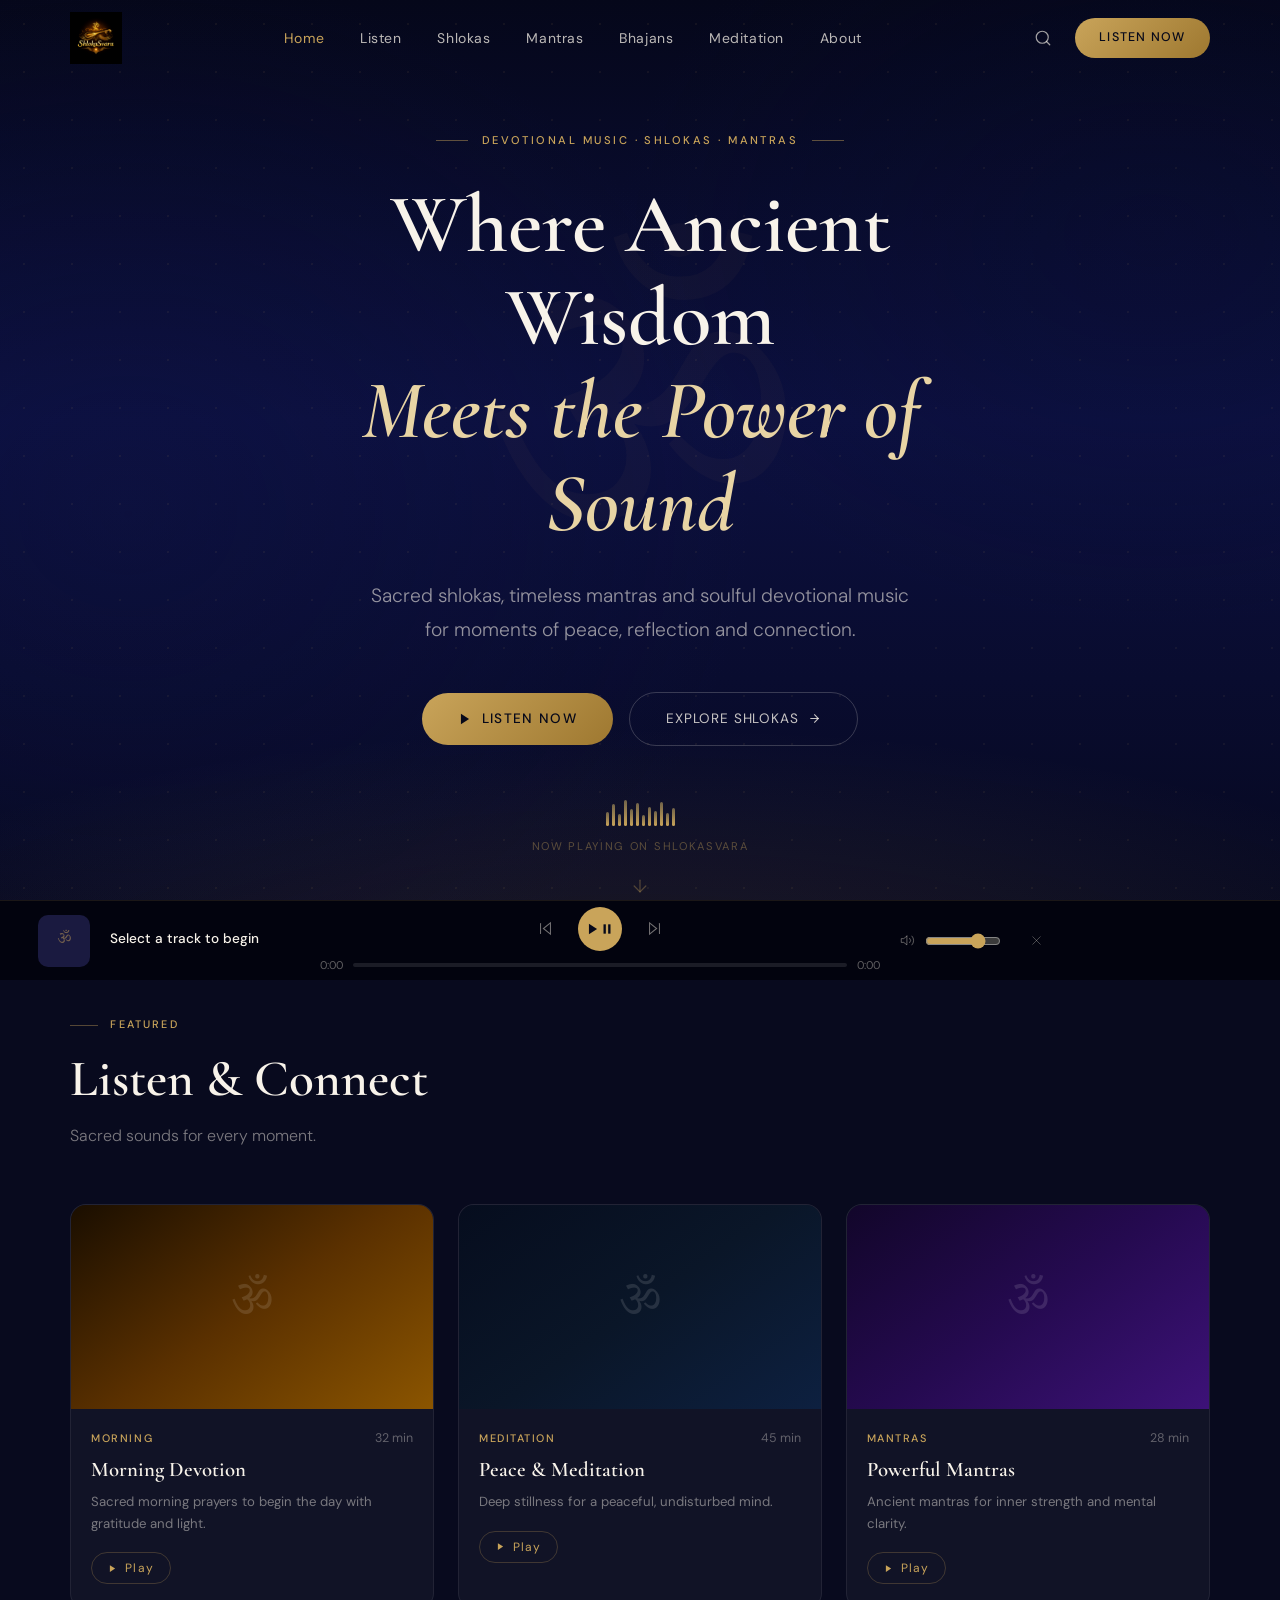
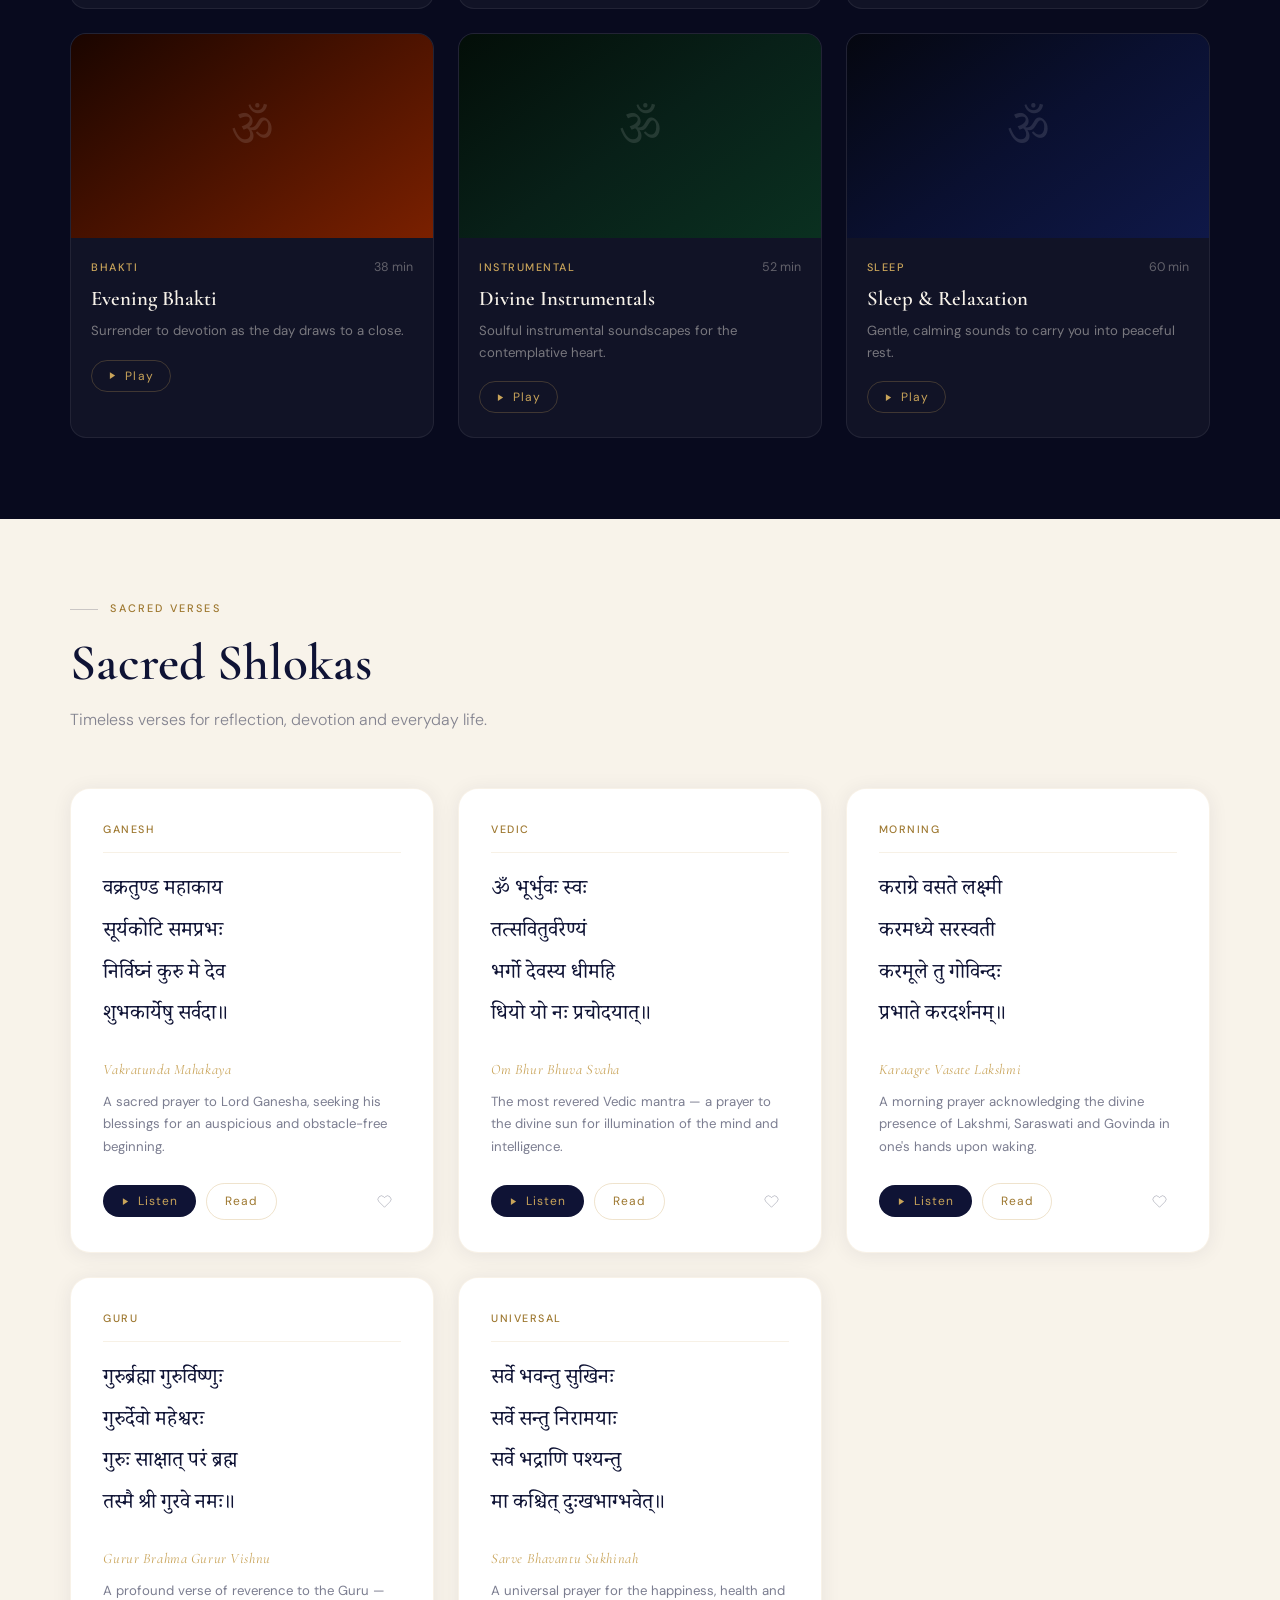
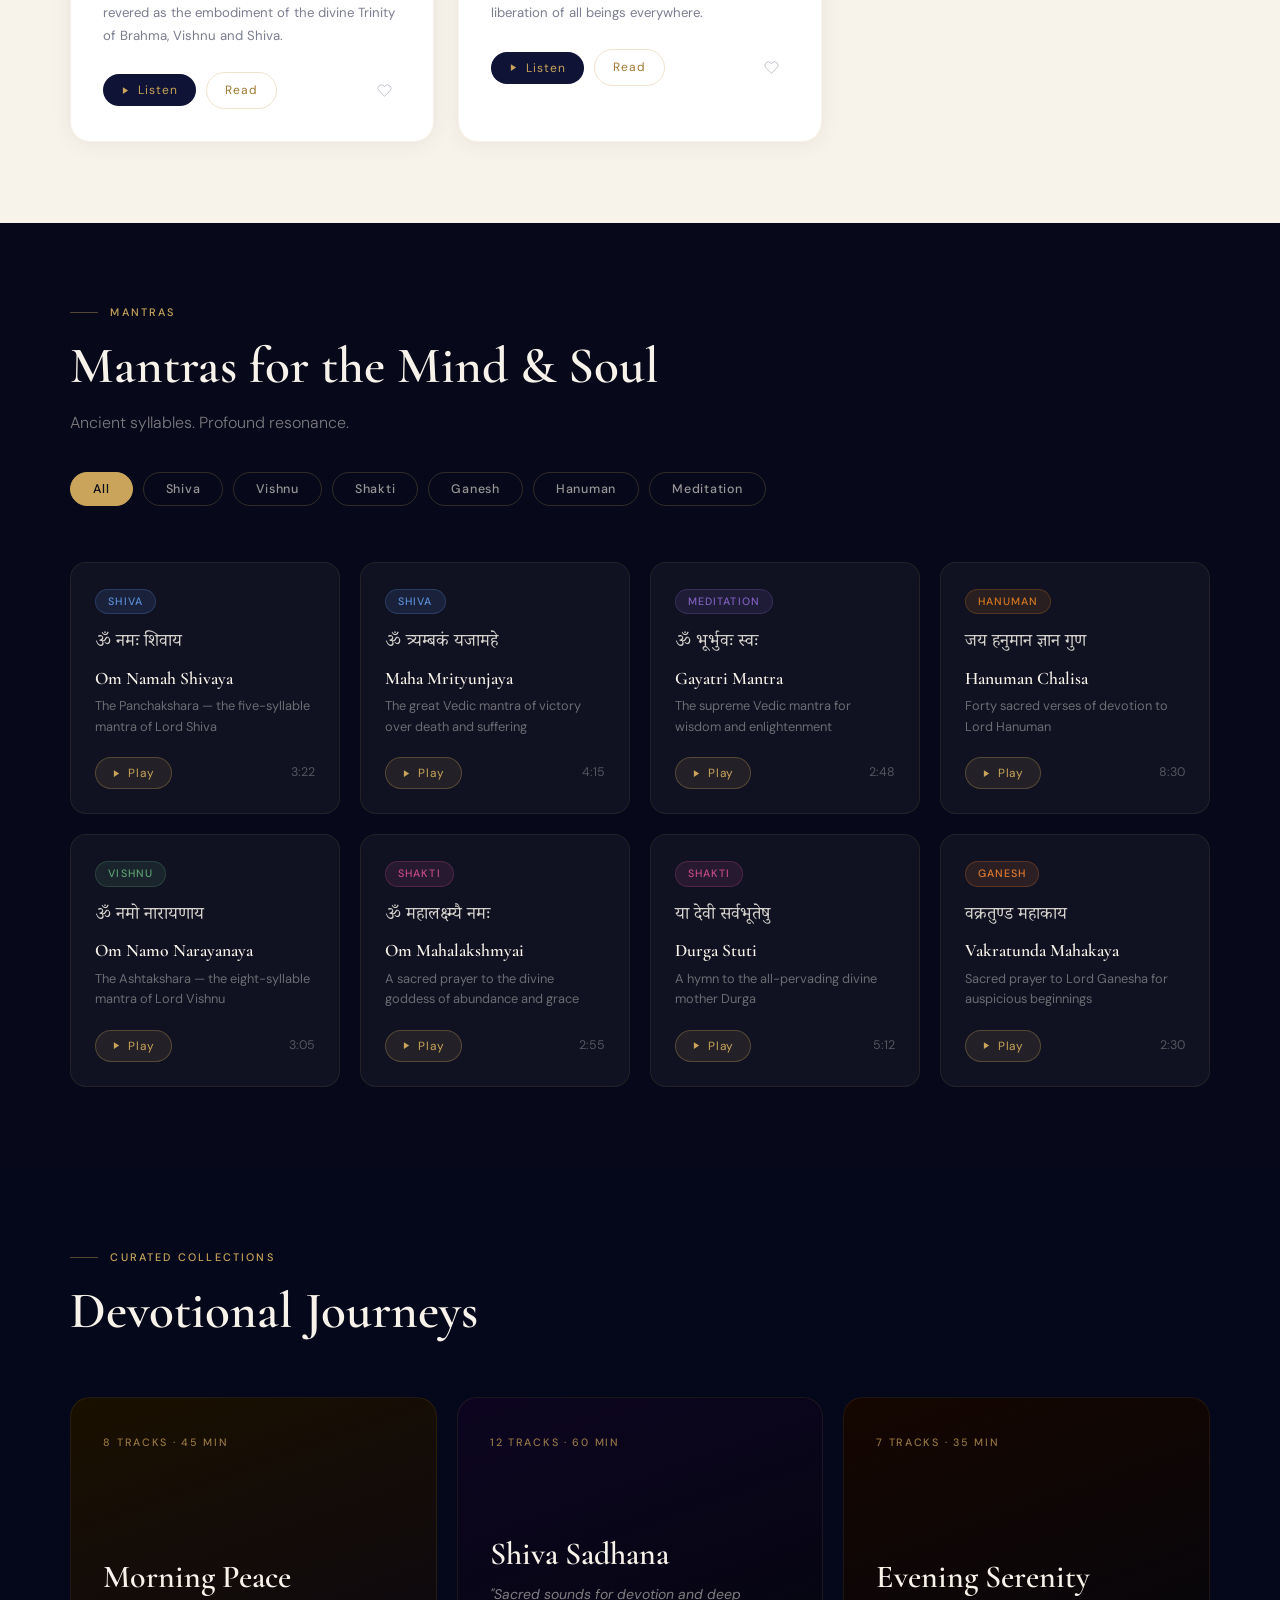
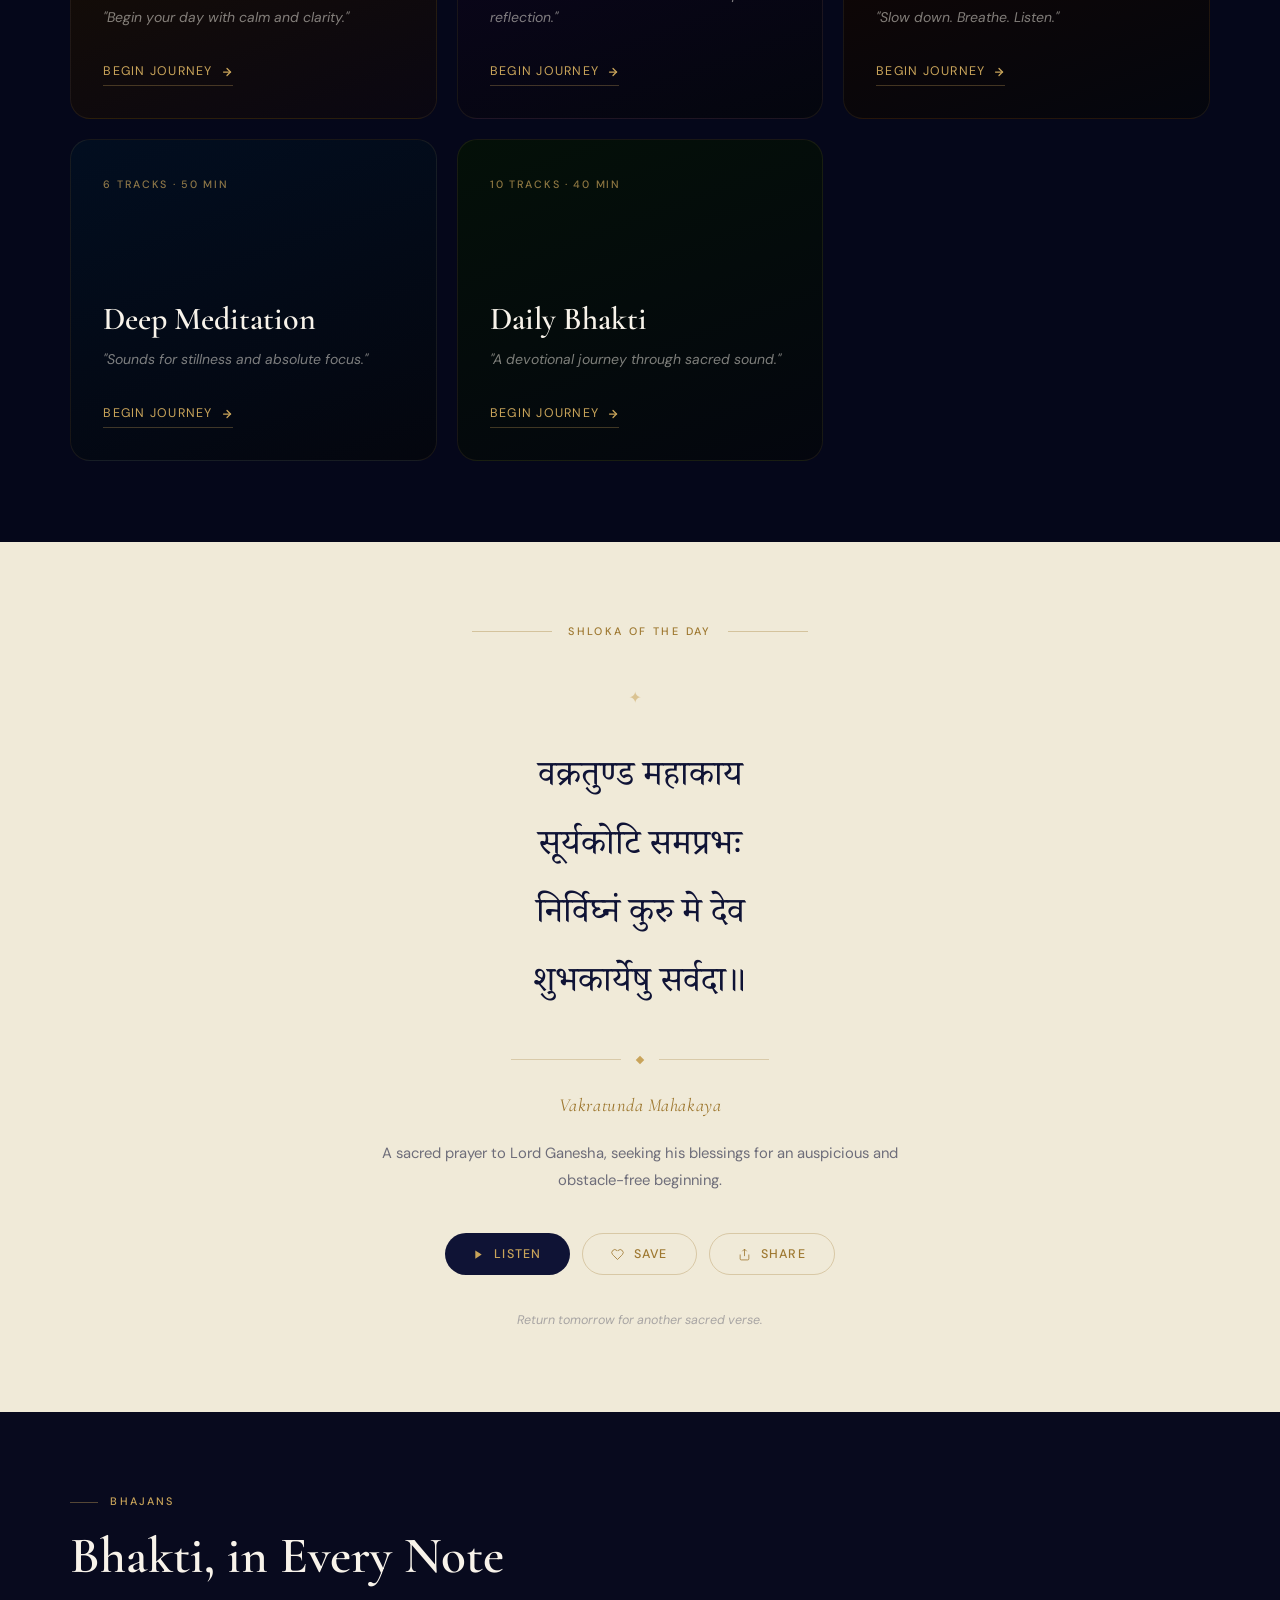
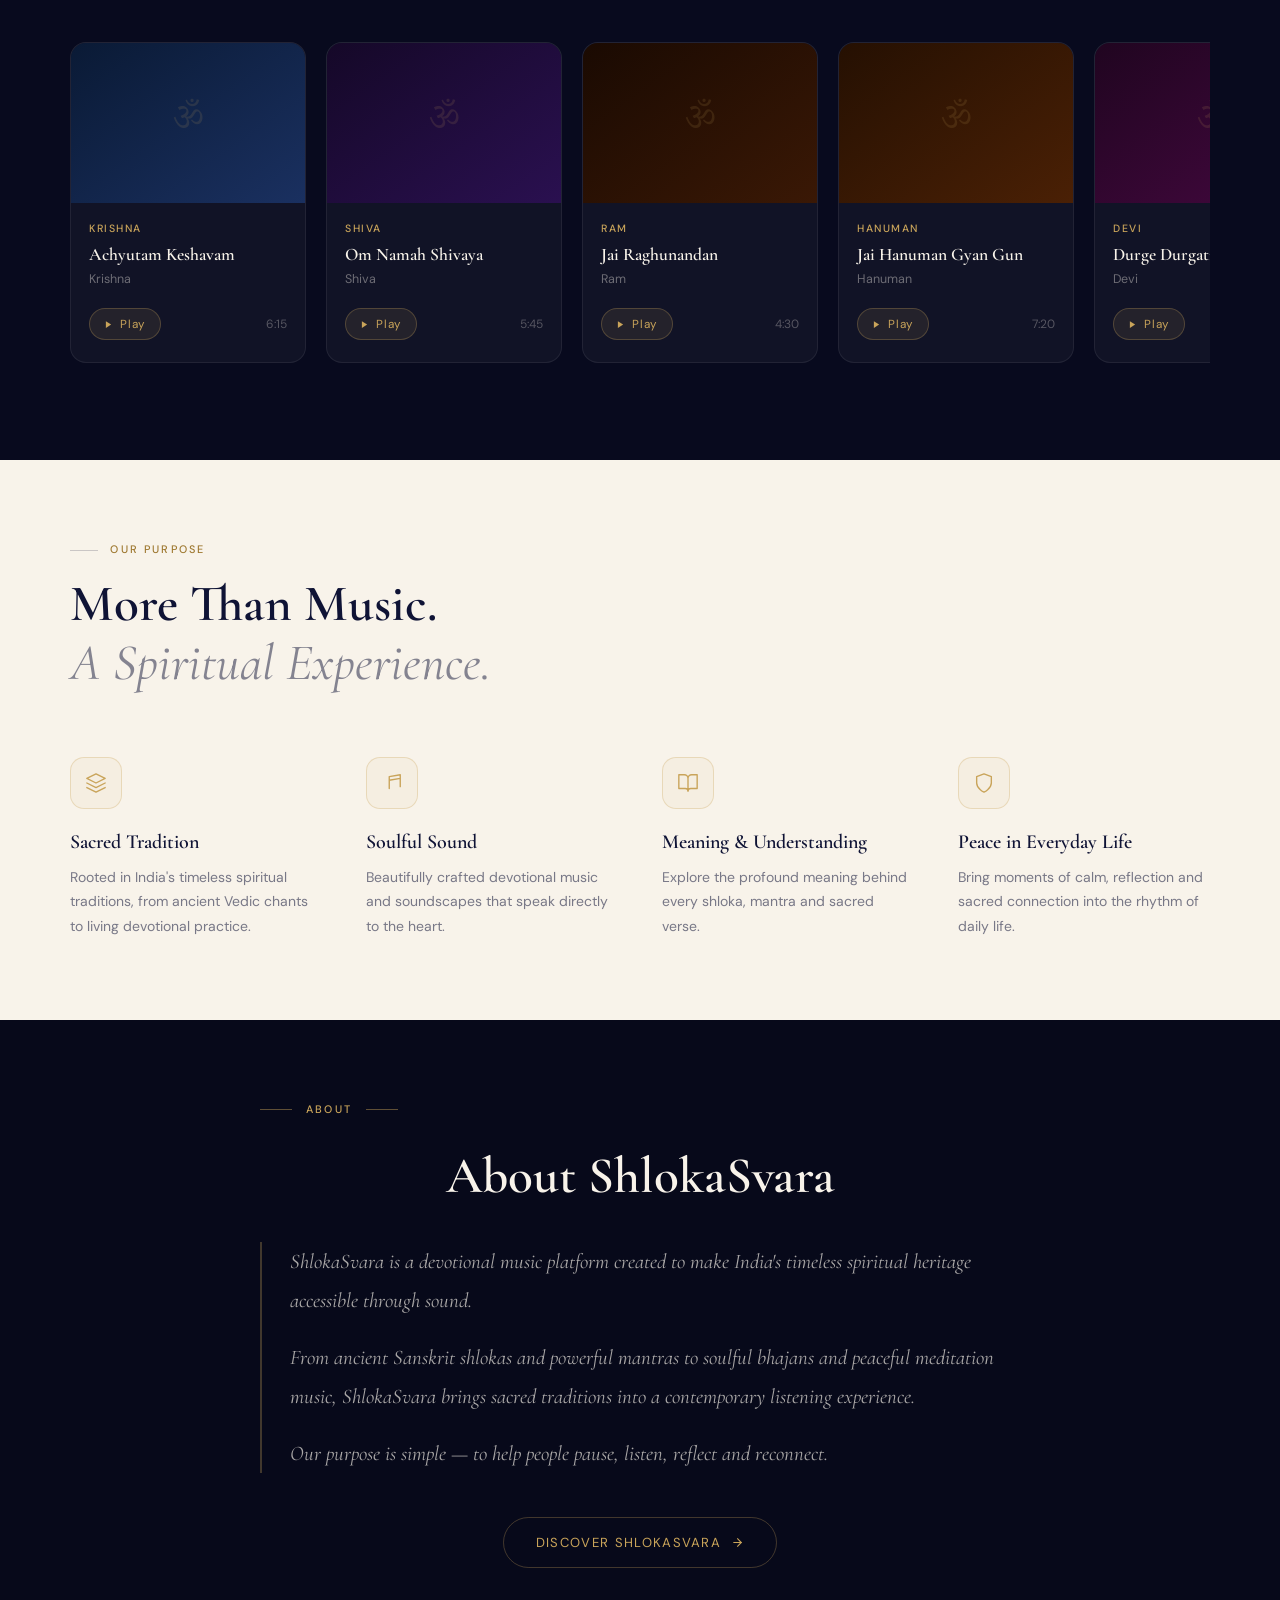
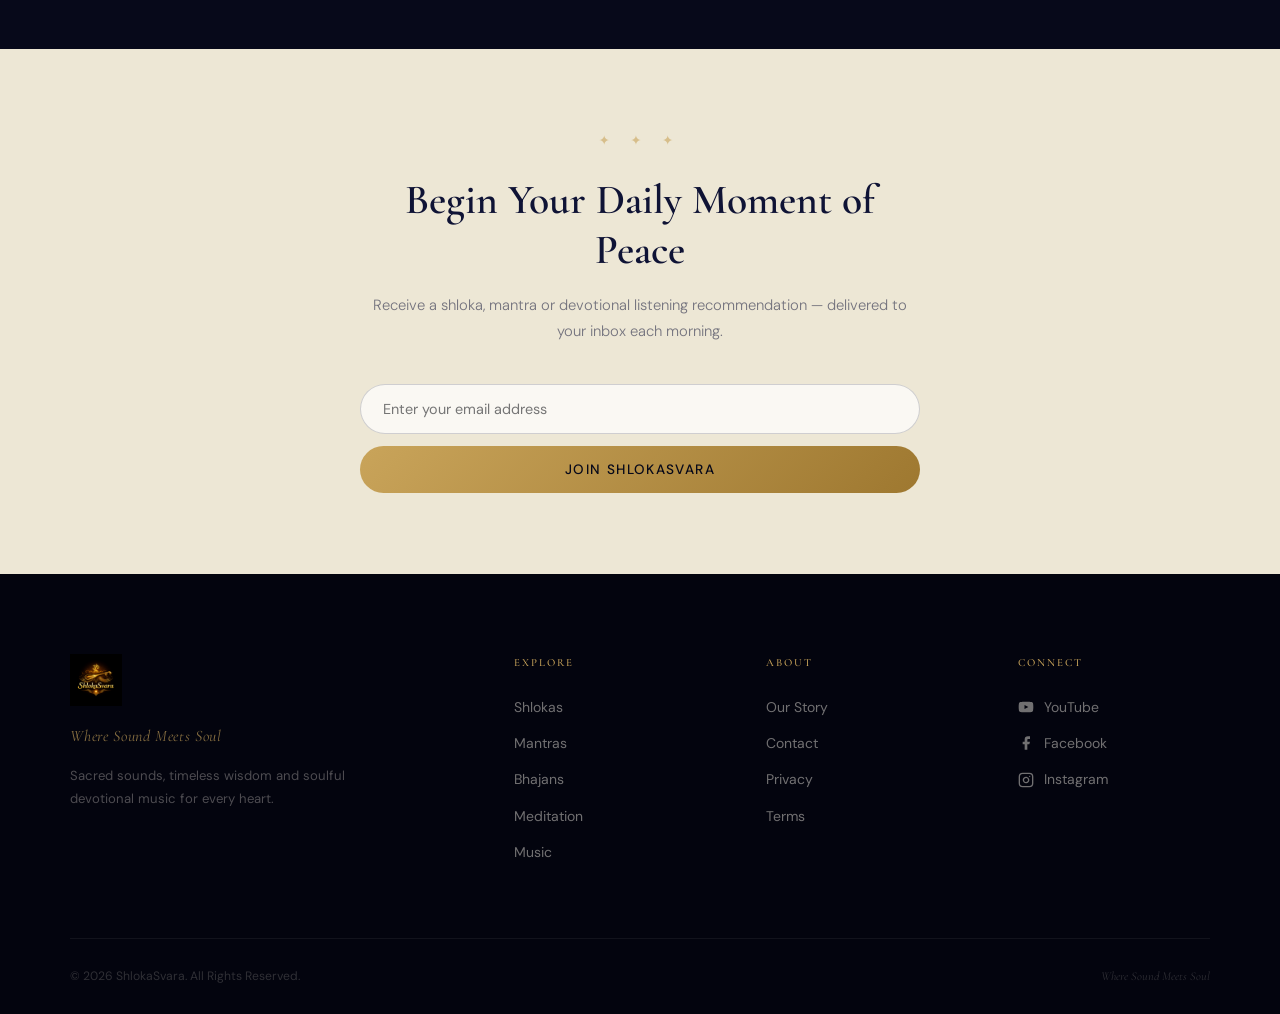
<file: index.html>
<!DOCTYPE html>
<html lang="en">
<head>
<meta charset="UTF-8">
<meta name="viewport" content="width=device-width, initial-scale=1.0">
<title>ShlokaSvara | Sacred Shlokas, Mantras &amp; Devotional Music</title>
<meta name="description" content="Discover sacred shlokas, powerful mantras, soulful bhajans and peaceful devotional music with ShlokaSvara — Where Sound Meets Soul.">
<meta property="og:title" content="ShlokaSvara | Sacred Shlokas, Mantras &amp; Devotional Music">
<meta property="og:description" content="Discover sacred shlokas, powerful mantras, soulful bhajans and peaceful devotional music with ShlokaSvara — Where Sound Meets Soul.">
<meta property="og:type" content="website">
<meta property="og:image" content="images/logo/shlokasvara-logo.png">
<link rel="icon" href="images/logo/shlokasvara-logo.png" type="image/png">
<link rel="preconnect" href="https://fonts.googleapis.com">
<link rel="preconnect" href="https://fonts.gstatic.com" crossorigin>
<link href="https://fonts.googleapis.com/css2?family=Cormorant+Garamond:ital,wght@0,400;0,500;0,600;0,700;1,400;1,600&family=DM+Sans:opsz,wght@9..40,300;9..40,400;9..40,500&family=Noto+Serif+Devanagari:wght@400;600&display=swap" rel="stylesheet">
<link rel="stylesheet" href="css/style.css">
<link rel="stylesheet" href="css/responsive.css">
</head>
<body>

<a class="skip-link" href="#main">Skip to content</a>

<!-- ═══ HEADER ═══ -->
<header class="site-header" id="siteHeader">
  <div class="header-inner">
    <a href="index.html" class="logo" aria-label="ShlokaSvara Home">
      <img src="images/logo/shlokasvara-logo.png" alt="ShlokaSvara" class="logo-img">
    </a>
    <nav class="nav-desktop" aria-label="Main navigation">
      <a href="index.html" class="nav-link is-active">Home</a>
      <a href="listen.html" class="nav-link">Listen</a>
      <a href="shlokas.html" class="nav-link">Shlokas</a>
      <a href="mantras.html" class="nav-link">Mantras</a>
      <a href="bhajans.html" class="nav-link">Bhajans</a>
      <a href="meditation.html" class="nav-link">Meditation</a>
      <a href="#about" class="nav-link">About</a>
    </nav>
    <div class="header-actions">
      <button type="button" class="icon-btn" id="searchToggle" aria-label="Search" aria-haspopup="dialog" aria-expanded="false">
        <svg width="18" height="18" viewBox="0 0 24 24" fill="none" stroke="currentColor" stroke-width="1.6" stroke-linecap="round" stroke-linejoin="round"><circle cx="11" cy="11" r="8"></circle><line x1="21" y1="21" x2="16.65" y2="16.65"></line></svg>
      </button>
      <a href="listen.html" class="btn btn-gold header-cta">Listen Now</a>
      <button type="button" class="hamburger" id="hamburgerBtn" aria-label="Open menu" aria-haspopup="dialog" aria-expanded="false">
        <span></span><span></span><span></span>
      </button>
    </div>
  </div>
</header>

<!-- ═══ MAIN ═══ -->
<main id="main">

  <!-- HERO -->
  <section class="hero">
    <div class="hero-bg" aria-hidden="true"></div>
    <div class="hero-dots" aria-hidden="true"></div>
    <div class="hero-om" aria-hidden="true">ॐ</div>
    <div class="hero-content" id="heroContent">
      <div class="eyebrow eyebrow-center">
        <span class="eyebrow-line"></span>
        <span class="eyebrow-text">Devotional Music · Shlokas · Mantras</span>
        <span class="eyebrow-line"></span>
      </div>
      <h1 class="hero-title">
        Where Ancient Wisdom<br>
        <em>Meets the Power of Sound</em>
      </h1>
      <p class="hero-sub">Sacred shlokas, timeless mantras and soulful devotional music for moments of peace, reflection and connection.</p>
      <div class="hero-ctas">
        <a href="listen.html" class="btn btn-gold btn-lg">
          <svg width="14" height="14" viewBox="0 0 24 24" fill="currentColor"><polygon points="5 3 19 12 5 21 5 3"></polygon></svg>
          Listen Now
        </a>
        <a href="shlokas.html" class="btn btn-outline btn-lg">
          Explore Shlokas
          <svg width="13" height="13" viewBox="0 0 24 24" fill="none" stroke="currentColor" stroke-width="2" stroke-linecap="round"><line x1="5" y1="12" x2="19" y2="12"></line><polyline points="12 5 19 12 12 19"></polyline></svg>
        </a>
      </div>
      <div class="hero-waveform">
        <div class="waveform" id="heroWaveform" aria-hidden="true"></div>
        <span class="waveform-label">Now Playing on ShlokaSvara</span>
      </div>
    </div>
    <div class="scroll-indicator" aria-hidden="true">
      <svg width="20" height="20" viewBox="0 0 24 24" fill="none" stroke="rgba(201,164,90,.35)" stroke-width="1.5" stroke-linecap="round"><line x1="12" y1="5" x2="12" y2="19"></line><polyline points="19 12 12 19 5 12"></polyline></svg>
    </div>
  </section>

  <!-- FEATURED MUSIC -->
  <section id="listen" class="section section-dark">
    <div class="section-header" data-reveal>
      <div class="eyebrow">
        <span class="eyebrow-line"></span>
        <span class="eyebrow-text gold">Featured</span>
      </div>
      <h2 class="section-title">Listen &amp; Connect</h2>
      <p class="section-sub">Sacred sounds for every moment.</p>
    </div>
    <div class="music-grid" id="musicGrid"></div>
  </section>

  <!-- SACRED SHLOKAS -->
  <section id="shlokas" class="section section-light">
    <div class="section-header" data-reveal>
      <div class="eyebrow">
        <span class="eyebrow-line eyebrow-line-dark"></span>
        <span class="eyebrow-text deep">Sacred Verses</span>
      </div>
      <h2 class="section-title dark">Sacred Shlokas</h2>
      <p class="section-sub dark">Timeless verses for reflection, devotion and everyday life.</p>
    </div>
    <div class="shloka-grid" id="shlokaGrid"></div>
  </section>

  <!-- MANTRAS -->
  <section id="mantras" class="section section-midnight">
    <div class="section-header" data-reveal>
      <div class="eyebrow">
        <span class="eyebrow-line"></span>
        <span class="eyebrow-text gold">Mantras</span>
      </div>
      <h2 class="section-title">Mantras for the Mind &amp; Soul</h2>
      <p class="section-sub">Ancient syllables. Profound resonance.</p>
      <div class="mantra-filters" id="mantraFilters" role="group" aria-label="Filter mantras by deity"></div>
    </div>
    <div class="mantra-grid" id="mantraGrid"></div>
  </section>

  <!-- DEVOTIONAL JOURNEYS -->
  <section class="section section-deep">
    <div class="section-header" data-reveal>
      <div class="eyebrow">
        <span class="eyebrow-line"></span>
        <span class="eyebrow-text gold">Curated Collections</span>
      </div>
      <h2 class="section-title">Devotional Journeys</h2>
    </div>
    <div class="journey-grid" id="journeyGrid"></div>
  </section>

  <!-- SHLOKA OF THE DAY -->
  <section class="sotd-section">
    <div class="sotd-inner" data-reveal>
      <div class="sotd-label-row">
        <span class="sotd-line"></span>
        <span class="sotd-label">Shloka of the Day</span>
        <span class="sotd-line"></span>
      </div>
      <div class="sotd-mark" aria-hidden="true">✦</div>
      <div class="sotd-sanskrit" id="sotdSanskrit"></div>
      <div class="sotd-divider">
        <span class="sotd-divider-line"></span>
        <span class="sotd-diamond" aria-hidden="true"></span>
        <span class="sotd-divider-line"></span>
      </div>
      <div class="sotd-translit" id="sotdTranslit"></div>
      <p class="sotd-meaning" id="sotdMeaning"></p>
      <div class="sotd-actions">
        <button type="button" class="btn btn-indigo" id="sotdPlayBtn" data-play="shloka-1">
          <svg width="11" height="11" viewBox="0 0 24 24" fill="currentColor"><polygon points="5 3 19 12 5 21 5 3"></polygon></svg>
          Listen
        </button>
        <button type="button" class="btn btn-outline-deep" id="sotdSaveBtn" aria-pressed="false">
          <svg width="13" height="13" viewBox="0 0 24 24" fill="none" stroke="currentColor" stroke-width="1.5"><path d="M20.84 4.61a5.5 5.5 0 0 0-7.78 0L12 5.67l-1.06-1.06a5.5 5.5 0 0 0-7.78 7.78l1.06 1.06L12 21.23l7.78-7.78 1.06-1.06a5.5 5.5 0 0 0 0-7.78z"></path></svg>
          Save
        </button>
        <button type="button" class="btn btn-outline-deep" id="sotdShareBtn">
          <svg width="13" height="13" viewBox="0 0 24 24" fill="none" stroke="currentColor" stroke-width="1.5"><path d="M4 12v8a2 2 0 0 0 2 2h12a2 2 0 0 0 2-2v-8"></path><polyline points="16 6 12 2 8 6"></polyline><line x1="12" y1="2" x2="12" y2="15"></line></svg>
          Share
        </button>
      </div>
      <p class="sotd-footnote">Return tomorrow for another sacred verse.</p>
    </div>
  </section>

  <!-- BHAJANS -->
  <section id="bhajans" class="section section-dark">
    <div class="section-header" data-reveal>
      <div class="eyebrow">
        <span class="eyebrow-line"></span>
        <span class="eyebrow-text gold">Bhajans</span>
      </div>
      <h2 class="section-title">Bhakti, in Every Note</h2>
    </div>
    <div class="bhajan-scroll" id="bhajanScroll"></div>
  </section>

  <!-- WHY SHLOKASVARA -->
  <section class="section section-light">
    <div class="section-header section-header-wide" data-reveal>
      <div class="eyebrow">
        <span class="eyebrow-line eyebrow-line-dark"></span>
        <span class="eyebrow-text deep">Our Purpose</span>
      </div>
      <h2 class="section-title dark">More Than Music.<br><em class="muted-em">A Spiritual Experience.</em></h2>
    </div>
    <div class="why-grid" id="whyGrid"></div>
  </section>

  <!-- ABOUT -->
  <section id="about" class="section section-midnight about-section">
    <div class="about-inner" data-reveal>
      <div class="eyebrow eyebrow-center">
        <span class="eyebrow-line"></span>
        <span class="eyebrow-text gold">About</span>
        <span class="eyebrow-line"></span>
      </div>
      <h2 class="section-title about-title">About ShlokaSvara</h2>
      <div class="about-copy">
        <p>ShlokaSvara is a devotional music platform created to make India's timeless spiritual heritage accessible through sound.</p>
        <p>From ancient Sanskrit shlokas and powerful mantras to soulful bhajans and peaceful meditation music, ShlokaSvara brings sacred traditions into a contemporary listening experience.</p>
        <p>Our purpose is simple — to help people pause, listen, reflect and reconnect.</p>
      </div>
      <a href="about.html" class="btn btn-outline-gold">
        Discover ShlokaSvara
        <svg width="13" height="13" viewBox="0 0 24 24" fill="none" stroke="currentColor" stroke-width="2" stroke-linecap="round"><line x1="5" y1="12" x2="19" y2="12"></line><polyline points="12 5 19 12 12 19"></polyline></svg>
      </a>
    </div>
  </section>

  <!-- NEWSLETTER -->
  <section class="newsletter-section">
    <div class="newsletter-inner" data-reveal>
      <div class="newsletter-marks" aria-hidden="true">✦ ✦ ✦</div>
      <h2 class="newsletter-title">Begin Your Daily Moment of Peace</h2>
      <p class="newsletter-sub">Receive a shloka, mantra or devotional listening recommendation — delivered to your inbox each morning.</p>

      <div class="newsletter-success" id="newsletterSuccess" hidden>
        <div class="newsletter-success-mark" aria-hidden="true">✦</div>
        <h3>You're joined.</h3>
        <p>Your first shloka arrives tomorrow morning. Namaste.</p>
      </div>

      <form class="newsletter-form" id="newsletterForm" novalidate>
        <input type="email" id="newsletterEmail" class="newsletter-input" placeholder="Enter your email address" aria-label="Email address" required>
        <button type="submit" class="btn btn-gold newsletter-submit">Join ShlokaSvara</button>
      </form>
    </div>
  </section>

  <div class="player-spacer" id="playerSpacer"></div>
</main>

<!-- ═══ FOOTER ═══ -->
<footer class="site-footer">
  <div class="footer-grid">
    <div class="footer-brand">
      <img src="images/logo/shlokasvara-logo.png" alt="ShlokaSvara" class="footer-logo">
      <p class="footer-tagline">Where Sound Meets Soul</p>
      <p class="footer-desc">Sacred sounds, timeless wisdom and soulful devotional music for every heart.</p>
    </div>
    <div class="footer-col">
      <h4>Explore</h4>
      <a href="shlokas.html">Shlokas</a>
      <a href="mantras.html">Mantras</a>
      <a href="bhajans.html">Bhajans</a>
      <a href="meditation.html">Meditation</a>
      <a href="listen.html">Music</a>
    </div>
    <div class="footer-col">
      <h4>About</h4>
      <a href="about.html">Our Story</a>
      <a href="contact.html">Contact</a>
      <a href="#">Privacy</a>
      <a href="#">Terms</a>
    </div>
    <div class="footer-col">
      <h4>Connect</h4>
      <a href="https://youtube.com/@shlokasvara" target="_blank" rel="noopener">
        <svg width="16" height="16" viewBox="0 0 24 24" fill="currentColor"><path d="M22.54 6.42a2.78 2.78 0 0 0-1.95-1.96C18.88 4 12 4 12 4s-6.88 0-8.59.46a2.78 2.78 0 0 0-1.95 1.96A29 29 0 0 0 1 12a29 29 0 0 0 .46 5.58A2.78 2.78 0 0 0 3.41 19.6C5.12 20 12 20 12 20s6.88 0 8.59-.46a2.78 2.78 0 0 0 1.95-1.95A29 29 0 0 0 23 12a29 29 0 0 0-.46-5.58z"></path><polygon points="9.75 15.02 15.5 12 9.75 8.98 9.75 15.02" fill="#03040e"></polygon></svg>
        YouTube
      </a>
      <a href="https://facebook.com/shlokasvara" target="_blank" rel="noopener">
        <svg width="16" height="16" viewBox="0 0 24 24" fill="currentColor"><path d="M18 2h-3a5 5 0 0 0-5 5v3H7v4h3v8h4v-8h3l1-4h-4V7a1 1 0 0 1 1-1h3z"></path></svg>
        Facebook
      </a>
      <a href="https://instagram.com/shlokasvara" target="_blank" rel="noopener">
        <svg width="16" height="16" viewBox="0 0 24 24" fill="none" stroke="currentColor" stroke-width="2" stroke-linecap="round" stroke-linejoin="round"><rect x="2" y="2" width="20" height="20" rx="5" ry="5"></rect><path d="M16 11.37A4 4 0 1 1 12.63 8 4 4 0 0 1 16 11.37z"></path><line x1="17.5" y1="6.5" x2="17.51" y2="6.5"></line></svg>
        Instagram
      </a>
    </div>
  </div>
  <div class="footer-bottom">
    <p>© 2026 ShlokaSvara. All Rights Reserved.</p>
    <p class="footer-bottom-tagline">Where Sound Meets Soul</p>
  </div>
</footer>

<!-- ═══ MUSIC PLAYER (FIXED) ═══ -->
<div class="player" id="musicPlayer" aria-label="Music player" role="complementary">
  <div class="player-artwork" id="playerArtwork" aria-hidden="true">ॐ</div>
  <div class="player-detail player-info">
    <div class="player-title" id="playerTrackTitle">Select a track to begin</div>
    <div class="player-artist" id="playerTrackArtist"></div>
  </div>
  <div class="player-center">
    <div class="player-controls">
      <button type="button" class="player-btn" id="playerPrev" aria-label="Previous">
        <svg width="17" height="17" viewBox="0 0 24 24" fill="none" stroke="currentColor" stroke-width="1.5" stroke-linecap="round"><polygon points="19 20 9 12 19 4 19 20"></polygon><line x1="5" y1="19" x2="5" y2="5"></line></svg>
      </button>
      <button type="button" class="player-play" id="playerToggle" aria-label="Play">
        <svg id="playerIconPlay" width="14" height="14" viewBox="0 0 24 24" fill="currentColor"><polygon points="5 3 19 12 5 21 5 3"></polygon></svg>
        <svg id="playerIconPause" width="14" height="14" viewBox="0 0 24 24" fill="currentColor" hidden><rect x="6" y="4" width="4" height="16"></rect><rect x="14" y="4" width="4" height="16"></rect></svg>
      </button>
      <button type="button" class="player-btn" id="playerNext" aria-label="Next">
        <svg width="17" height="17" viewBox="0 0 24 24" fill="none" stroke="currentColor" stroke-width="1.5" stroke-linecap="round"><polygon points="5 4 15 12 5 20 5 4"></polygon><line x1="19" y1="5" x2="19" y2="19"></line></svg>
      </button>
    </div>
    <div class="player-detail player-progress-row">
      <span class="player-time" id="playerCurrentTime">0:00</span>
      <div class="player-progress-track" id="playerSeek">
        <div class="player-progress-fill" id="playerProgressFill"></div>
      </div>
      <span class="player-time" id="playerDuration">0:00</span>
    </div>
    <p class="player-status" id="playerStatus" hidden>Demo audio unavailable</p>
  </div>
  <div class="player-detail player-volume">
    <svg width="15" height="15" viewBox="0 0 24 24" fill="none" stroke="rgba(248,243,234,.4)" stroke-width="1.5" stroke-linecap="round"><polygon points="11 5 6 9 2 9 2 15 6 15 11 19 11 5"></polygon><path d="M19.07 4.93a10 10 0 0 1 0 14.14"></path><path d="M15.54 8.46a5 5 0 0 1 0 7.07"></path></svg>
    <input type="range" min="0" max="100" value="75" id="playerVolume" aria-label="Volume">
  </div>
  <button type="button" class="player-close" id="playerClose" aria-label="Close player">
    <svg width="15" height="15" viewBox="0 0 24 24" fill="none" stroke="currentColor" stroke-width="1.5" stroke-linecap="round"><line x1="18" y1="6" x2="6" y2="18"></line><line x1="6" y1="6" x2="18" y2="18"></line></svg>
  </button>
</div>

<!-- ═══ SEARCH OVERLAY ═══ -->
<div class="search-overlay" id="searchOverlay" role="dialog" aria-modal="true" aria-label="Search" aria-hidden="true">
  <div class="search-scrim" id="searchScrim"></div>
  <div class="search-panel">
    <div class="search-box">
      <div class="search-input-row">
        <svg width="17" height="17" viewBox="0 0 24 24" fill="none" stroke="rgba(201,164,90,.7)" stroke-width="1.5" stroke-linecap="round"><circle cx="11" cy="11" r="8"></circle><line x1="21" y1="21" x2="16.65" y2="16.65"></line></svg>
        <input type="text" id="searchInput" placeholder="Search shlokas, mantras, bhajans…" aria-label="Search">
        <button type="button" class="icon-btn" id="searchClose" aria-label="Close search">
          <svg width="15" height="15" viewBox="0 0 24 24" fill="none" stroke="currentColor" stroke-width="1.5" stroke-linecap="round"><line x1="18" y1="6" x2="6" y2="18"></line><line x1="6" y1="6" x2="18" y2="18"></line></svg>
        </button>
      </div>
      <div class="search-body">
        <div id="searchSuggested">
          <p class="search-label">Suggested</p>
          <div class="search-suggestions" id="searchSuggestions"></div>
        </div>
        <div id="searchResultsWrap" hidden>
          <div class="search-results" id="searchResults"></div>
        </div>
      </div>
    </div>
  </div>
</div>

<!-- ═══ MOBILE MENU ═══ -->
<div class="mobile-menu" id="mobileMenu" role="dialog" aria-modal="true" aria-label="Navigation menu" aria-hidden="true">
  <div class="mobile-menu-top">
    <img src="images/logo/shlokasvara-logo.png" alt="ShlokaSvara" class="mobile-menu-logo">
    <button type="button" class="icon-btn" id="mobileMenuClose" aria-label="Close menu">
      <svg width="20" height="20" viewBox="0 0 24 24" fill="none" stroke="currentColor" stroke-width="1.5" stroke-linecap="round"><line x1="18" y1="6" x2="6" y2="18"></line><line x1="6" y1="6" x2="18" y2="18"></line></svg>
    </button>
  </div>
  <nav class="mobile-nav">
    <a href="index.html">Home</a>
    <a href="listen.html">Listen</a>
    <a href="shlokas.html">Shlokas</a>
    <a href="mantras.html">Mantras</a>
    <a href="bhajans.html">Bhajans</a>
    <a href="meditation.html">Meditation</a>
    <a href="#about" class="mobile-nav-last">About</a>
  </nav>
  <div class="mobile-menu-cta">
    <a href="listen.html" class="btn btn-gold btn-block">Listen Now</a>
  </div>
</div>

<script src="js/data.js"></script>
<script src="js/player.js"></script>
<script src="js/main.js"></script>
</body>
</html>
</file>
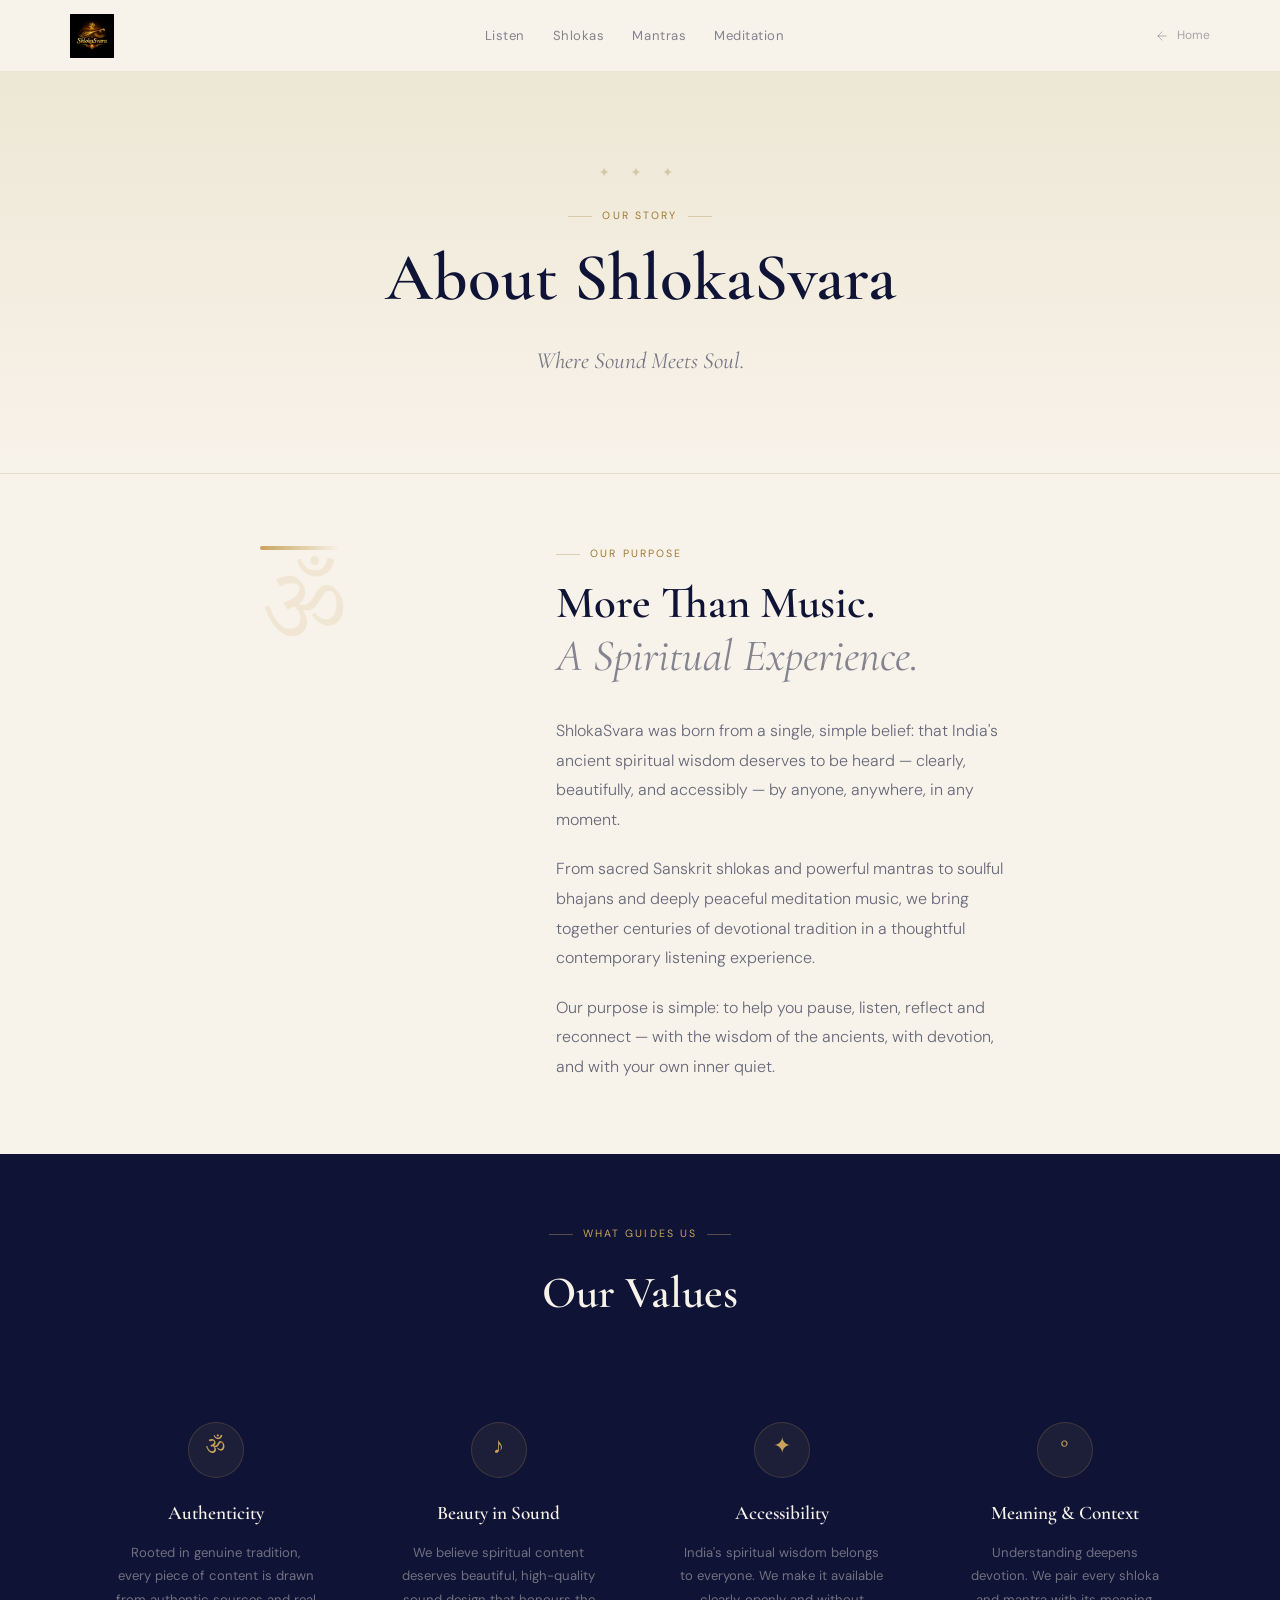
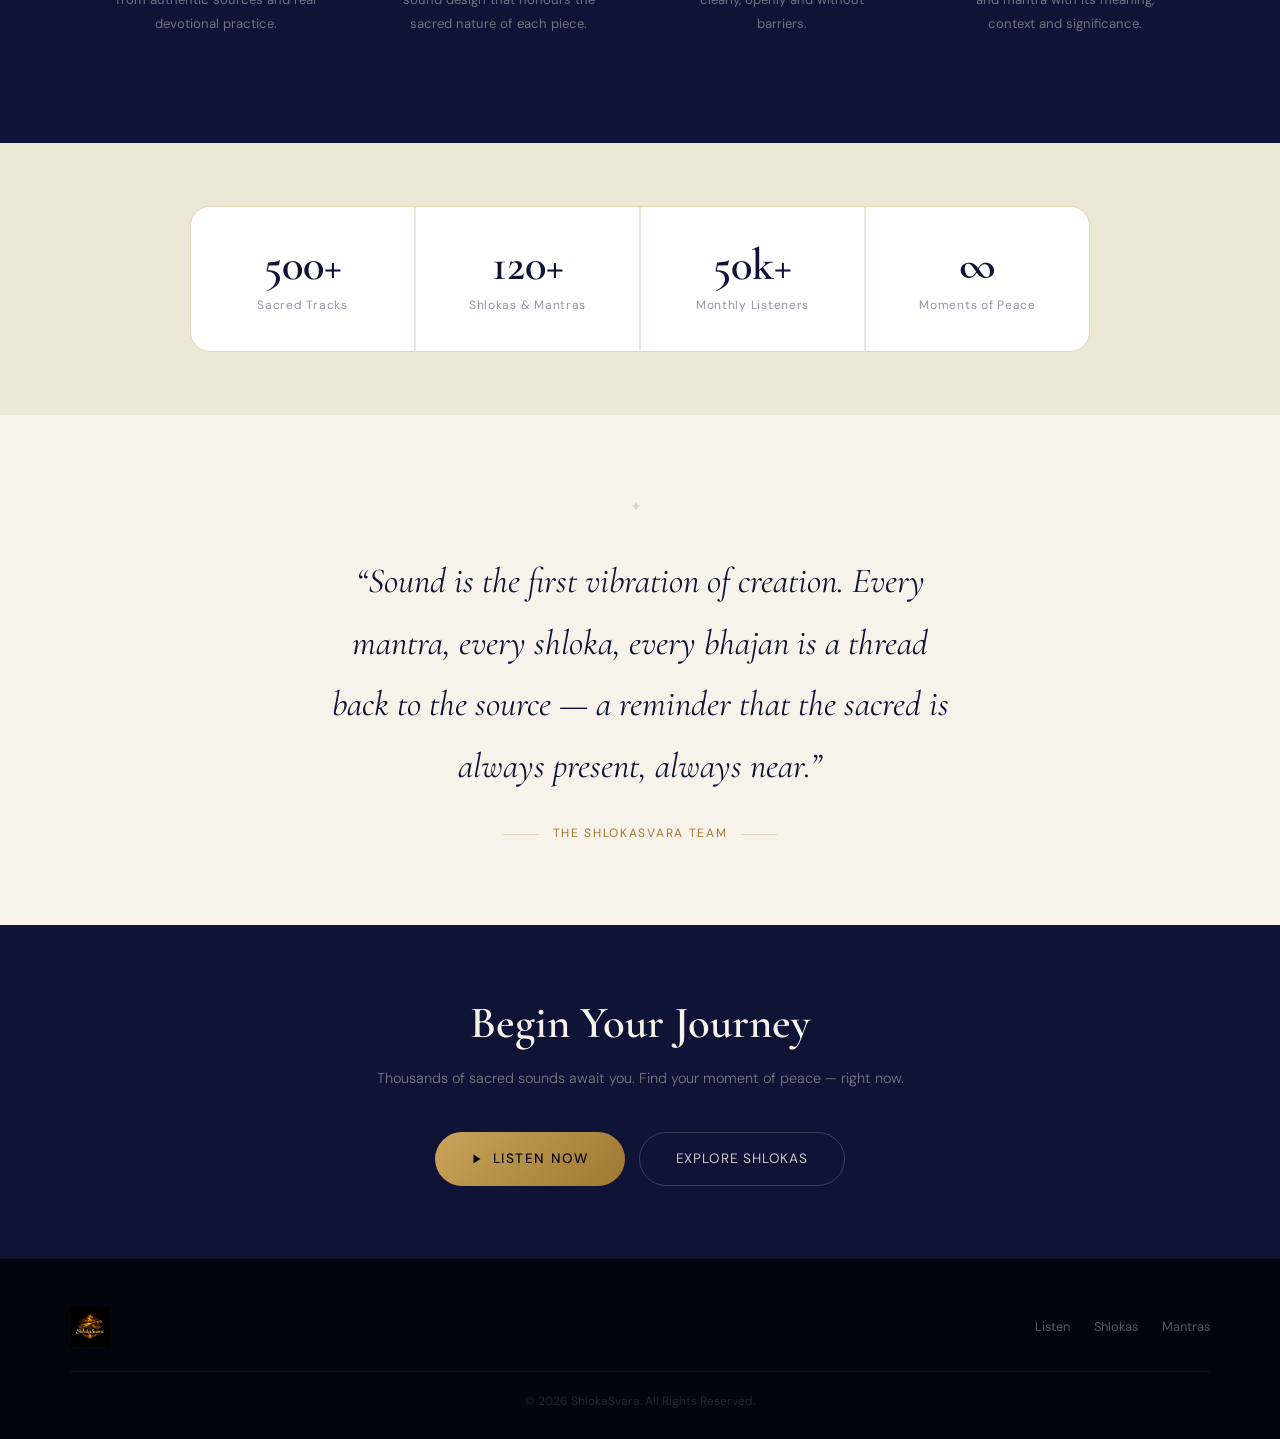
<file: about.html>
<!DOCTYPE html>
<html lang="en">
<head>
<meta charset="UTF-8">
<meta name="viewport" content="width=device-width, initial-scale=1.0">
<title>About ShlokaSvara</title>
<meta name="description" content="ShlokaSvara was born from a single belief: India's ancient spiritual wisdom deserves to be heard — clearly, beautifully and accessibly, by anyone, anywhere.">
<meta property="og:title" content="About ShlokaSvara">
<meta property="og:description" content="Where Sound Meets Soul — the story, mission and values behind ShlokaSvara.">
<meta property="og:type" content="website">
<link rel="preconnect" href="https://fonts.googleapis.com">
<link rel="preconnect" href="https://fonts.gstatic.com" crossorigin>
<link href="https://fonts.googleapis.com/css2?family=Cormorant+Garamond:ital,wght@0,400;0,500;0,600;0,700;1,400;1,600&family=DM+Sans:opsz,wght@9..40,300;9..40,400;9..40,500&family=Noto+Serif+Devanagari:wght@400;600&display=swap" rel="stylesheet">
<link rel="icon" href="images/logo/shlokasvara-logo.png" type="image/png">
<link rel="stylesheet" href="css/style.css">
<link rel="stylesheet" href="css/inner.css">
</head>
<body class="page-light">

<a class="skip-link" href="#main">Skip to content</a>

<header class="inner-header inner-header--light">
  <a href="index.html" class="inner-logo" aria-label="ShlokaSvara Home">
    <img src="images/logo/shlokasvara-logo.png" alt="ShlokaSvara">
  </a>
  <nav class="inner-nav" aria-label="Main navigation">
    <a href="listen.html">Listen</a>
    <a href="shlokas.html">Shlokas</a>
    <a href="mantras.html">Mantras</a>
    <a href="meditation.html">Meditation</a>
  </nav>
  <a href="index.html" class="inner-home-link">
    <svg width="14" height="14" viewBox="0 0 24 24" fill="none" stroke="currentColor" stroke-width="1.5" stroke-linecap="round"><line x1="19" y1="12" x2="5" y2="12"></line><polyline points="12 19 5 12 12 5"></polyline></svg>
    <span>Home</span>
  </a>
</header>

<main class="inner-main" id="main">

  <section class="about-page-hero on-light">
    <div class="about-page-hero-inner">
      <div class="about-page-marks" aria-hidden="true">✦ ✦ ✦</div>
      <div class="eyebrow-row center">
        <span class="line"></span>
        <span class="label">Our Story</span>
        <span class="line"></span>
      </div>
      <h1>About ShlokaSvara</h1>
      <p class="tagline">Where Sound Meets Soul.</p>
    </div>
  </section>

  <section class="mission-section on-light">
    <div class="mission-grid">
      <div>
        <div class="mission-mark-bar"></div>
        <div class="mission-om" aria-hidden="true">ॐ</div>
      </div>
      <div>
        <div class="eyebrow-row">
          <span class="line"></span>
          <span class="label">Our Purpose</span>
        </div>
        <h2>More Than Music.<br><em>A Spiritual Experience.</em></h2>
        <div class="mission-copy">
          <p>ShlokaSvara was born from a single, simple belief: that India's ancient spiritual wisdom deserves to be heard — clearly, beautifully, and accessibly — by anyone, anywhere, in any moment.</p>
          <p>From sacred Sanskrit shlokas and powerful mantras to soulful bhajans and deeply peaceful meditation music, we bring together centuries of devotional tradition in a thoughtful contemporary listening experience.</p>
          <p>Our purpose is simple: to help you pause, listen, reflect and reconnect — with the wisdom of the ancients, with devotion, and with your own inner quiet.</p>
        </div>
      </div>
    </div>
  </section>

  <section class="values-section">
    <div class="values-section-inner">
      <div class="values-heading">
        <div class="eyebrow-row center">
          <span class="line"></span>
          <span class="label">What Guides Us</span>
          <span class="line"></span>
        </div>
        <h2>Our Values</h2>
      </div>
      <div class="values-grid">
        <div class="value-card">
          <div class="value-icon" aria-hidden="true">ॐ</div>
          <h3>Authenticity</h3>
          <p>Rooted in genuine tradition, every piece of content is drawn from authentic sources and real devotional practice.</p>
        </div>
        <div class="value-card">
          <div class="value-icon" aria-hidden="true">♪</div>
          <h3>Beauty in Sound</h3>
          <p>We believe spiritual content deserves beautiful, high-quality sound design that honours the sacred nature of each piece.</p>
        </div>
        <div class="value-card">
          <div class="value-icon" aria-hidden="true">✦</div>
          <h3>Accessibility</h3>
          <p>India's spiritual wisdom belongs to everyone. We make it available clearly, openly and without barriers.</p>
        </div>
        <div class="value-card">
          <div class="value-icon" aria-hidden="true">॰</div>
          <h3>Meaning &amp; Context</h3>
          <p>Understanding deepens devotion. We pair every shloka and mantra with its meaning, context and significance.</p>
        </div>
      </div>
    </div>
  </section>

  <section class="stats-section">
    <div class="stats-grid">
      <div class="stat-card">
        <div class="stat-value">500+</div>
        <div class="stat-label">Sacred Tracks</div>
      </div>
      <div class="stat-card">
        <div class="stat-value">120+</div>
        <div class="stat-label">Shlokas &amp; Mantras</div>
      </div>
      <div class="stat-card">
        <div class="stat-value">50k+</div>
        <div class="stat-label">Monthly Listeners</div>
      </div>
      <div class="stat-card">
        <div class="stat-value">∞</div>
        <div class="stat-label">Moments of Peace</div>
      </div>
    </div>
  </section>

  <section class="quote-section">
    <div class="quote-mark" aria-hidden="true">✦</div>
    <blockquote>&ldquo;Sound is the first vibration of creation. Every mantra, every shloka, every bhajan is a thread back to the source — a reminder that the sacred is always present, always near.&rdquo;</blockquote>
    <div class="quote-attribution">
      <span class="line"></span>
      <span>The ShlokaSvara Team</span>
      <span class="line"></span>
    </div>
  </section>

  <section class="about-cta-section">
    <div class="about-cta-inner">
      <h2>Begin Your Journey</h2>
      <p>Thousands of sacred sounds await you. Find your moment of peace — right now.</p>
      <div class="about-cta-actions">
        <a href="listen.html" class="btn btn-gold">
          <svg width="12" height="12" viewBox="0 0 24 24" fill="currentColor"><polygon points="5 3 19 12 5 21 5 3"></polygon></svg>
          Listen Now
        </a>
        <a href="shlokas.html" class="btn btn-outline">Explore Shlokas</a>
      </div>
    </div>
  </section>
</main>

<footer class="about-page-footer">
  <div class="about-page-footer-top">
    <img src="images/logo/shlokasvara-logo.png" alt="ShlokaSvara">
    <div class="about-page-footer-links">
      <a href="listen.html">Listen</a>
      <a href="shlokas.html">Shlokas</a>
      <a href="mantras.html">Mantras</a>
    </div>
  </div>
  <p class="copyright">© 2026 ShlokaSvara. All Rights Reserved.</p>
</footer>

</body>
</html>
</file>
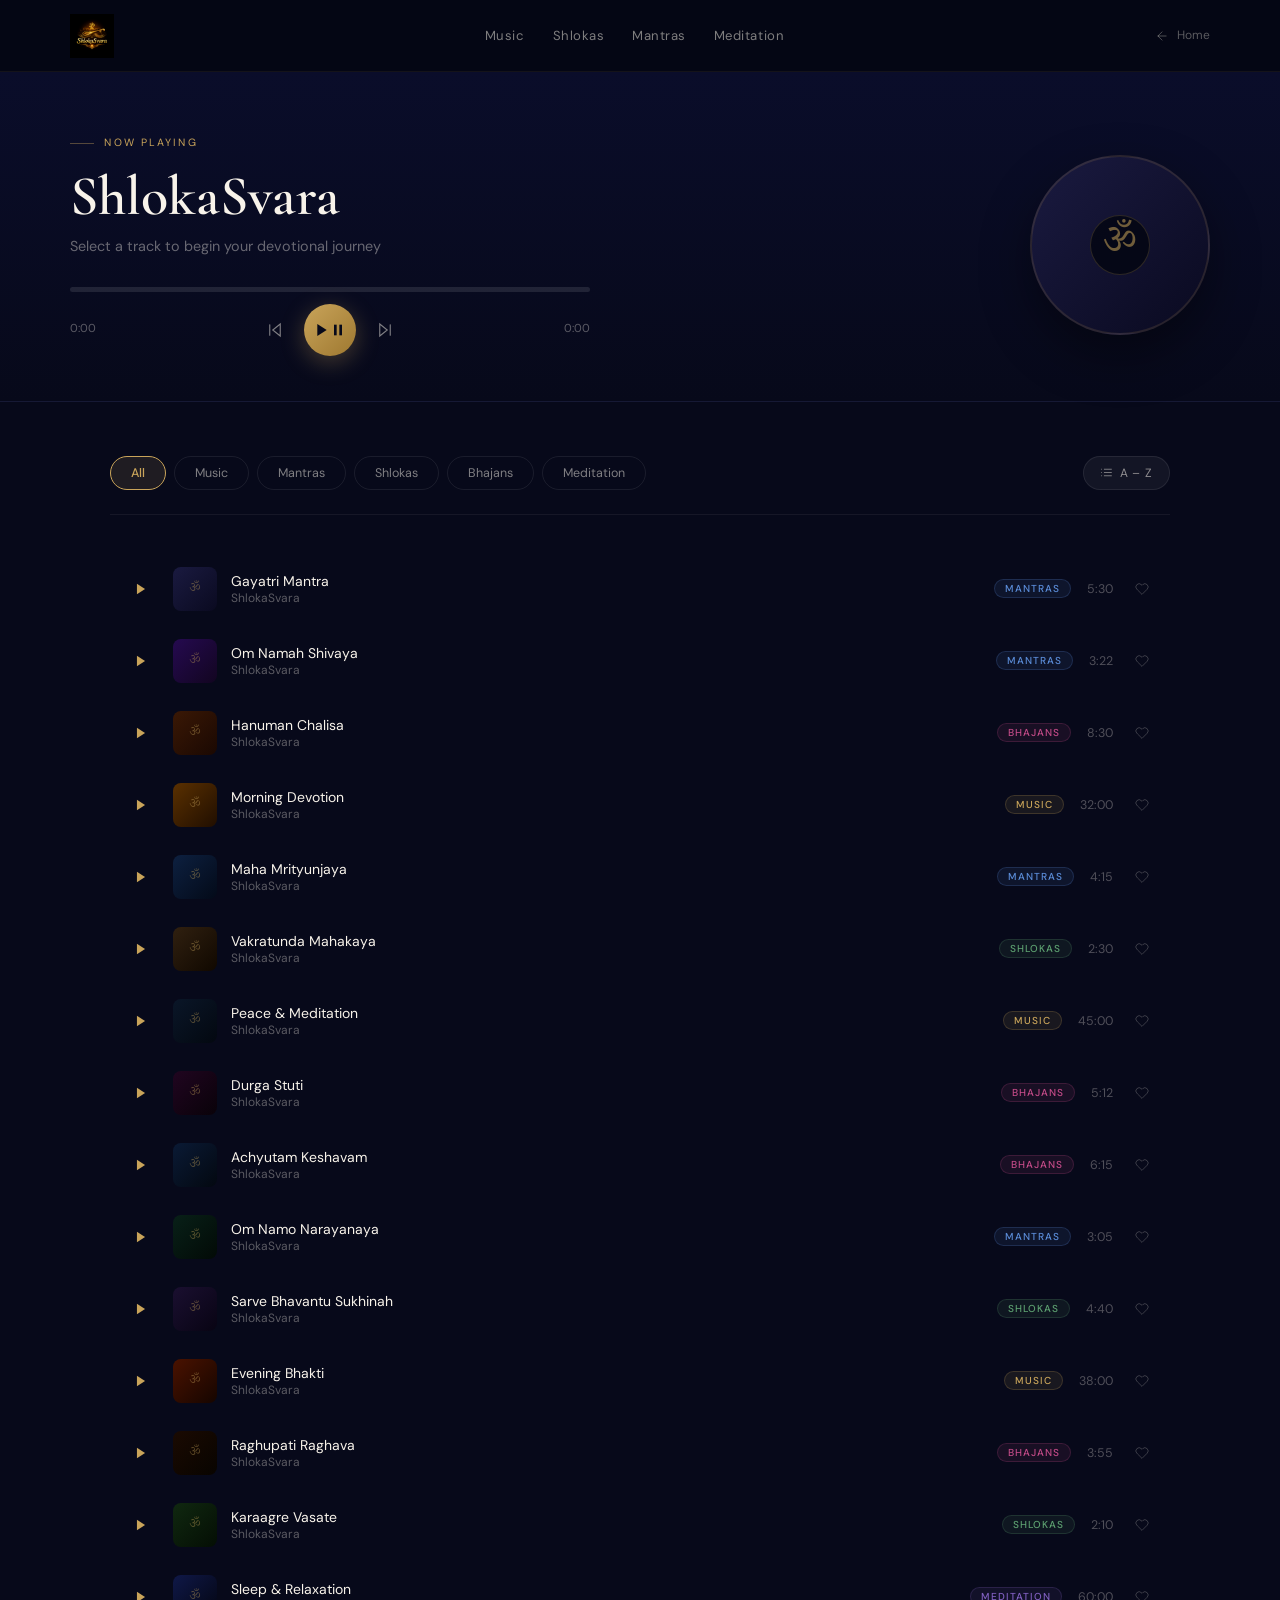
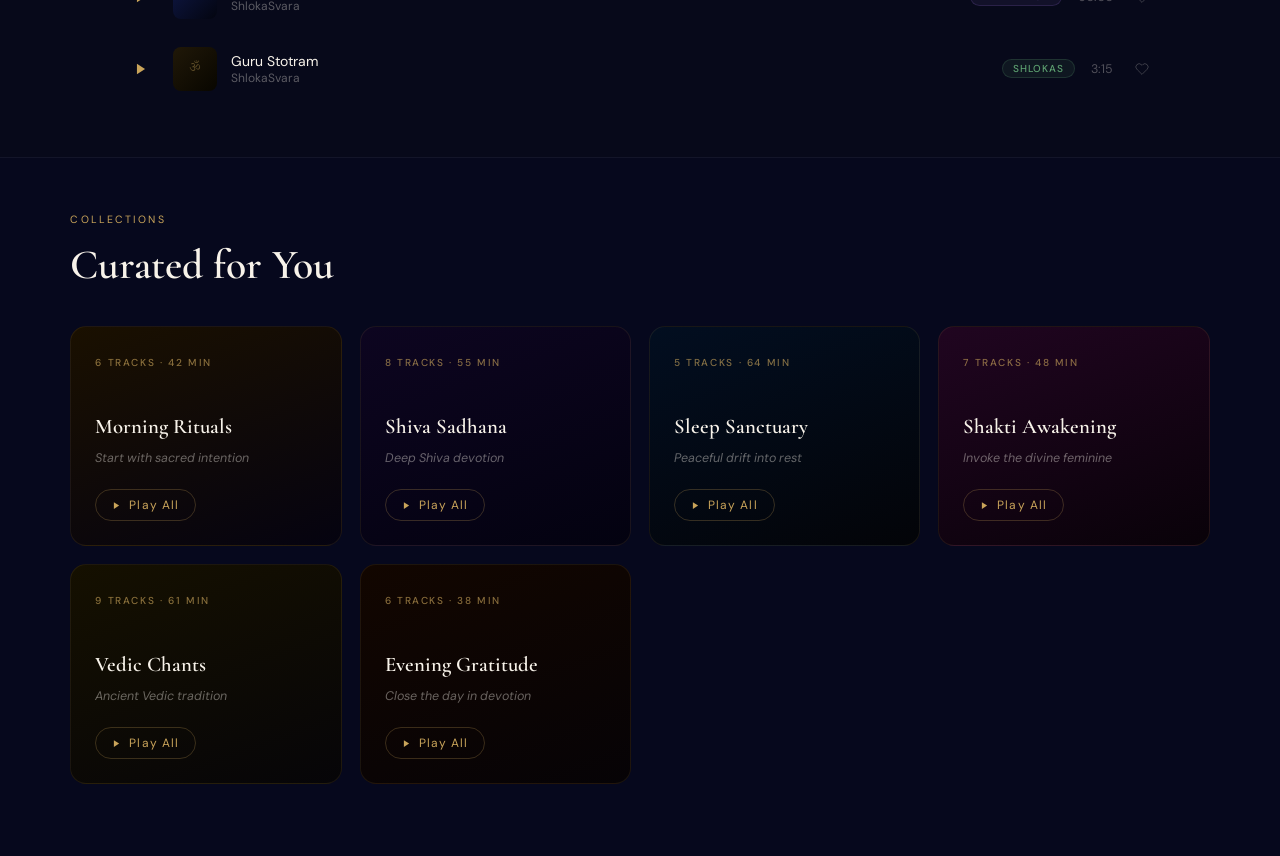
<file: listen.html>
<!DOCTYPE html>
<html lang="en">
<head>
<meta charset="UTF-8">
<meta name="viewport" content="width=device-width, initial-scale=1.0">
<title>Listen | ShlokaSvara</title>
<meta name="description" content="Browse the full ShlokaSvara catalog — devotional music, mantras, shlokas and bhajans — and build your own listening session.">
<meta property="og:title" content="Listen | ShlokaSvara">
<meta property="og:description" content="Browse the full ShlokaSvara catalog — devotional music, mantras, shlokas and bhajans.">
<meta property="og:type" content="website">
<link rel="preconnect" href="https://fonts.googleapis.com">
<link rel="preconnect" href="https://fonts.gstatic.com" crossorigin>
<link href="https://fonts.googleapis.com/css2?family=Cormorant+Garamond:ital,wght@0,400;0,500;0,600;0,700;1,400;1,600&family=DM+Sans:opsz,wght@9..40,300;9..40,400;9..40,500&family=Noto+Serif+Devanagari:wght@400;600&display=swap" rel="stylesheet">
<link rel="icon" href="images/logo/shlokasvara-logo.png" type="image/png">
<link rel="stylesheet" href="css/style.css">
<link rel="stylesheet" href="css/inner.css">
</head>
<body>

<a class="skip-link" href="#main">Skip to content</a>

<header class="inner-header inner-header--dark">
  <a href="index.html" class="inner-logo" aria-label="ShlokaSvara Home">
    <img src="images/logo/shlokasvara-logo.png" alt="ShlokaSvara">
  </a>
  <nav class="inner-nav" aria-label="Main navigation">
    <a href="index.html#listen">Music</a>
    <a href="shlokas.html">Shlokas</a>
    <a href="mantras.html">Mantras</a>
    <a href="meditation.html">Meditation</a>
  </nav>
  <a href="index.html" class="inner-home-link">
    <svg width="14" height="14" viewBox="0 0 24 24" fill="none" stroke="currentColor" stroke-width="1.5" stroke-linecap="round"><line x1="19" y1="12" x2="5" y2="12"></line><polyline points="12 19 5 12 12 5"></polyline></svg>
    <span>Home</span>
  </a>
</header>

<main class="inner-main" id="main">

  <section class="listen-hero">
    <div class="listen-hero-inner">
      <div>
        <div class="eyebrow-row">
          <span class="line"></span>
          <span class="label">Now Playing</span>
        </div>
        <h1 class="listen-now-title" id="nowTitle">ShlokaSvara</h1>
        <p class="listen-now-meta" id="nowMeta">Select a track to begin your devotional journey</p>
        <div class="listen-seek-wrap">
          <div class="listen-seek-track" id="seekTrack">
            <div class="listen-seek-fill" id="seekFill"></div>
            <div class="listen-seek-thumb" id="seekThumb"></div>
          </div>
          <div class="listen-transport-row">
            <span class="listen-time" id="curTime">0:00</span>
            <div class="listen-transport">
              <button type="button" class="listen-transport-btn" id="btnPrev" aria-label="Previous">
                <svg width="18" height="18" viewBox="0 0 24 24" fill="none" stroke="currentColor" stroke-width="1.5" stroke-linecap="round"><polygon points="19 20 9 12 19 4 19 20"></polygon><line x1="5" y1="19" x2="5" y2="5"></line></svg>
              </button>
              <button type="button" class="listen-play-btn" id="btnPlay" aria-label="Play">
                <svg id="iconPlay" width="16" height="16" viewBox="0 0 24 24" fill="currentColor"><polygon points="5 3 19 12 5 21 5 3"></polygon></svg>
                <svg id="iconPause" width="16" height="16" viewBox="0 0 24 24" fill="currentColor" hidden><rect x="6" y="4" width="4" height="16"></rect><rect x="14" y="4" width="4" height="16"></rect></svg>
              </button>
              <button type="button" class="listen-transport-btn" id="btnNext" aria-label="Next">
                <svg width="18" height="18" viewBox="0 0 24 24" fill="none" stroke="currentColor" stroke-width="1.5" stroke-linecap="round"><polygon points="5 4 15 12 5 20 5 4"></polygon><line x1="19" y1="5" x2="19" y2="19"></line></svg>
              </button>
            </div>
            <span class="listen-time" id="durTime">0:00</span>
          </div>
        </div>
      </div>
      <div class="listen-vinyl" id="vinyl">
        <div class="listen-vinyl-inner">ॐ</div>
      </div>
    </div>
  </section>

  <section class="listen-catalog">
    <div class="listen-tabs-row" id="tabsRow"></div>
    <div class="track-list" id="trackList"></div>
  </section>

  <section class="listen-collections">
    <div class="listen-collections-inner">
      <div class="eyebrow-row">
        <span class="label">Collections</span>
      </div>
      <h2 class="section-title" style="margin:8px 0 36px;font-size:clamp(1.8rem,3.5vw,2.6rem);">Curated for You</h2>
      <div class="listen-collections-grid" id="collectionsGrid"></div>
    </div>
  </section>
</main>

<script src="js/listen.js"></script>
</body>
</html>
</file>
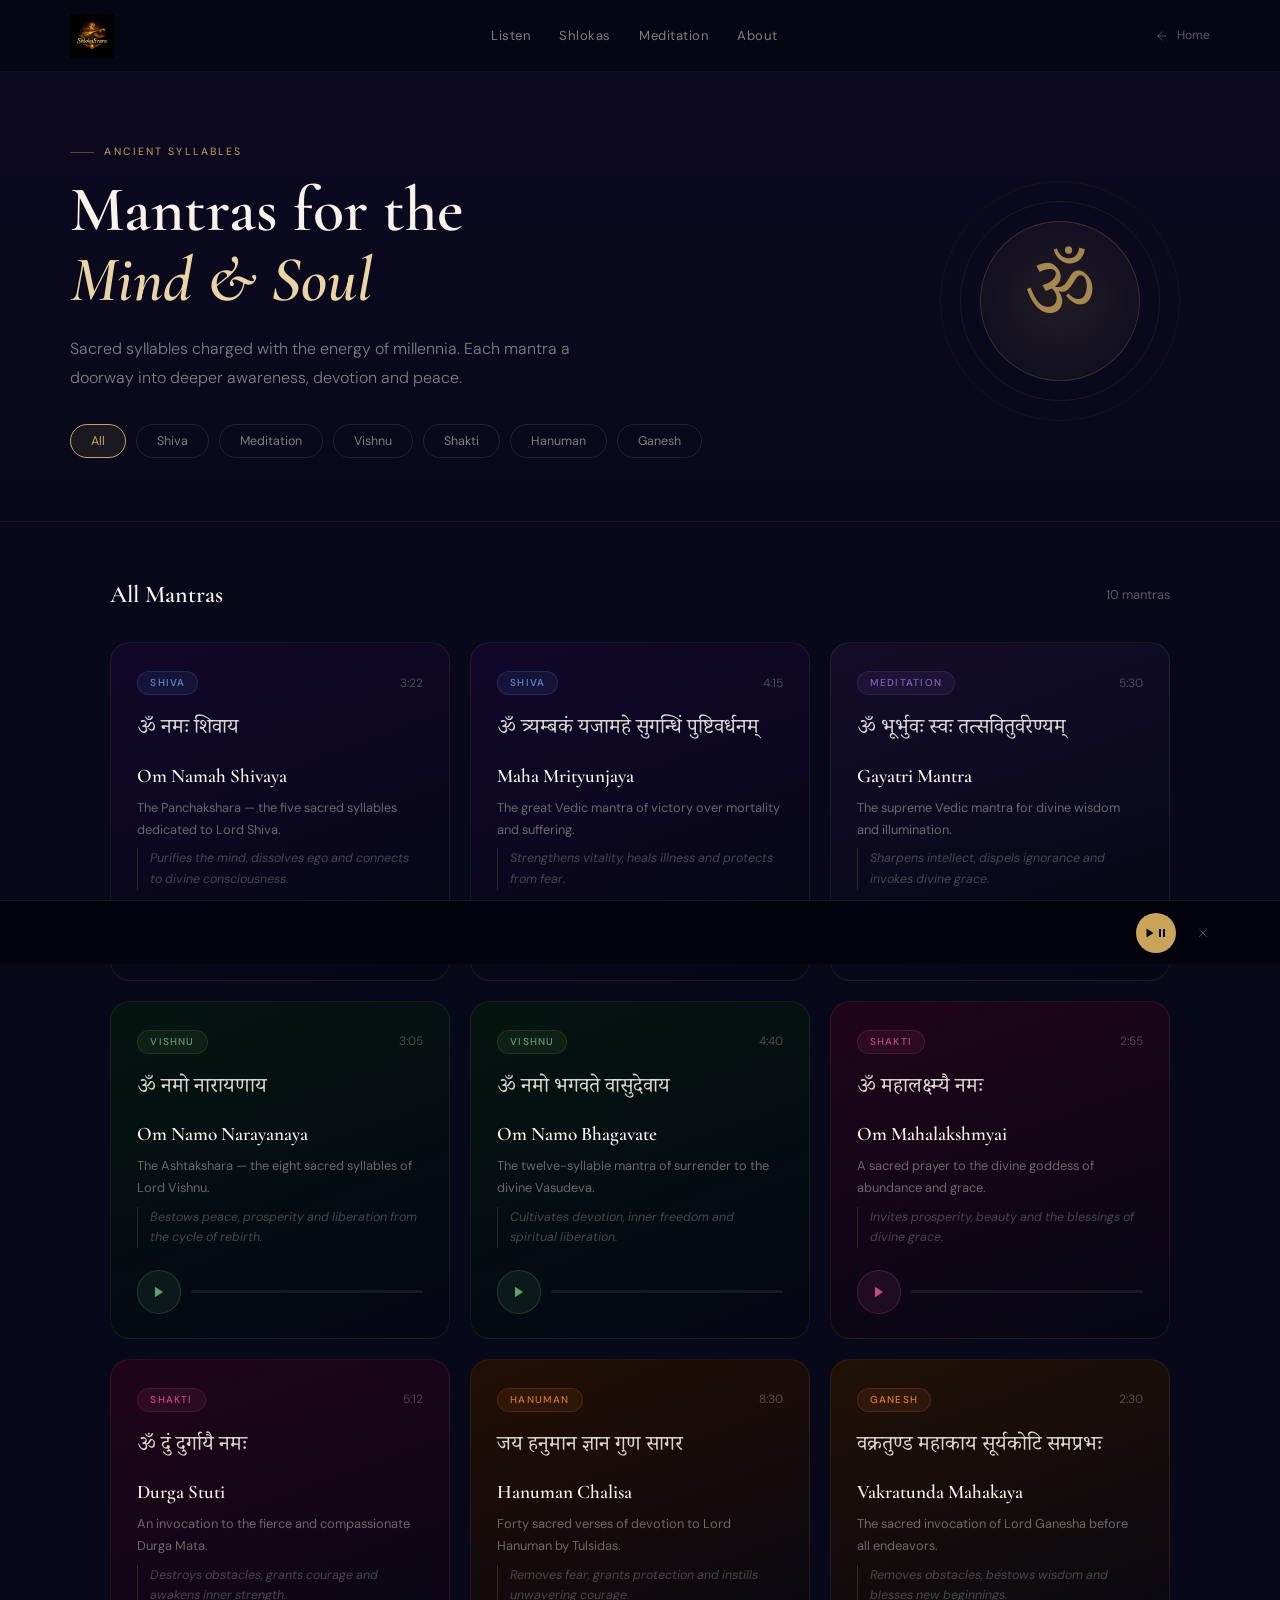
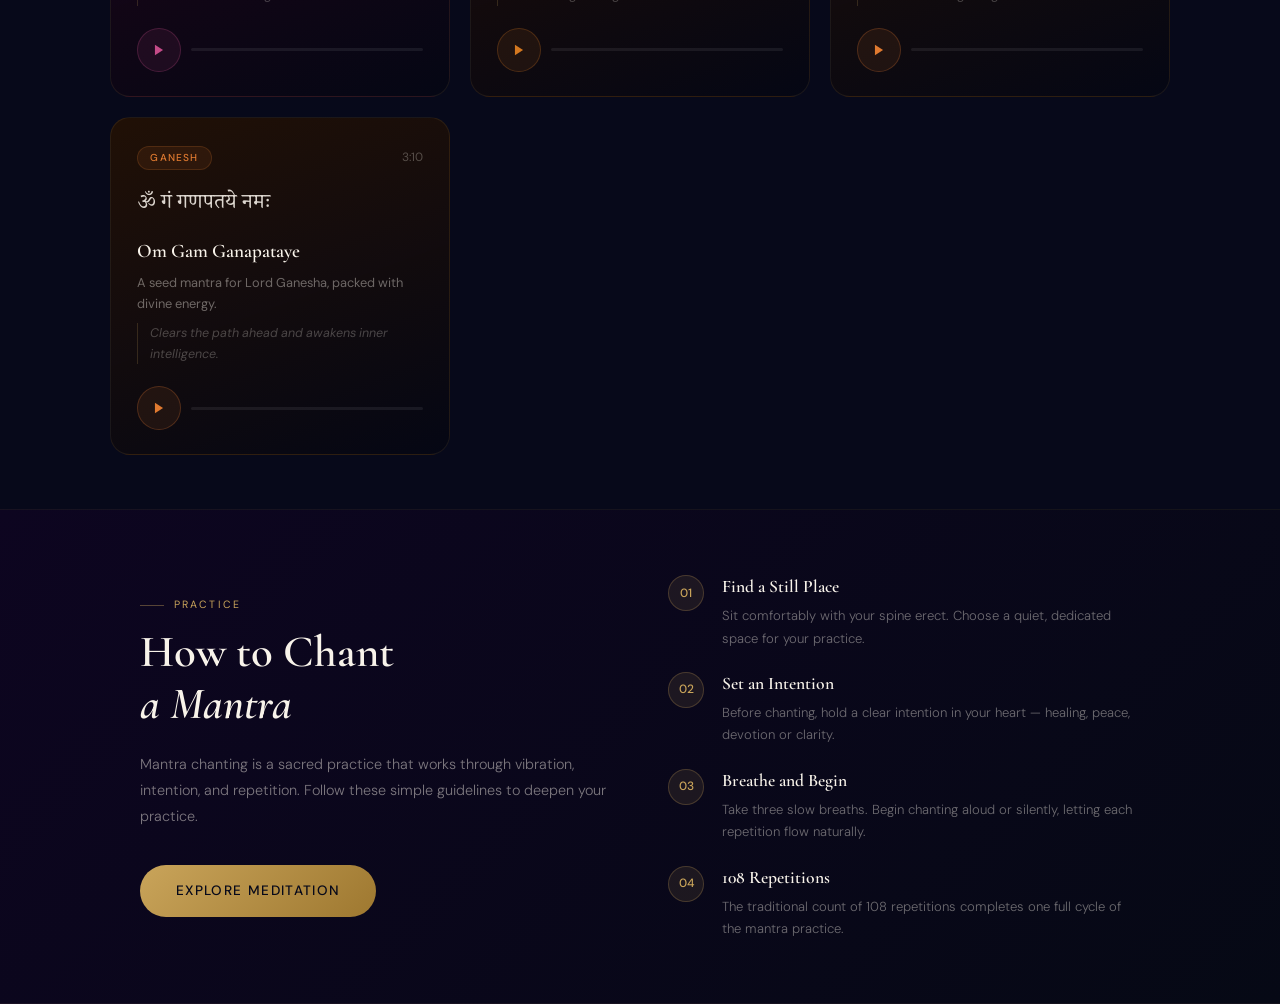
<file: mantras.html>
<!DOCTYPE html>
<html lang="en">
<head>
<meta charset="UTF-8">
<meta name="viewport" content="width=device-width, initial-scale=1.0">
<title>Mantras for the Mind &amp; Soul | ShlokaSvara</title>
<meta name="description" content="Sacred syllables charged with the energy of millennia. Each mantra a doorway into deeper awareness, devotion and peace.">
<meta property="og:title" content="Mantras for the Mind & Soul | ShlokaSvara">
<meta property="og:description" content="Sacred syllables charged with the energy of millennia — chant with ShlokaSvara.">
<meta property="og:type" content="website">
<link rel="preconnect" href="https://fonts.googleapis.com">
<link rel="preconnect" href="https://fonts.gstatic.com" crossorigin>
<link href="https://fonts.googleapis.com/css2?family=Cormorant+Garamond:ital,wght@0,400;0,500;0,600;0,700;1,400;1,600&family=DM+Sans:opsz,wght@9..40,300;9..40,400;9..40,500&family=Noto+Serif+Devanagari:wght@400;600&display=swap" rel="stylesheet">
<link rel="icon" href="images/logo/shlokasvara-logo.png" type="image/png">
<link rel="stylesheet" href="css/style.css">
<link rel="stylesheet" href="css/inner.css">
</head>
<body>

<a class="skip-link" href="#main">Skip to content</a>

<header class="inner-header inner-header--dark">
  <a href="index.html" class="inner-logo" aria-label="ShlokaSvara Home">
    <img src="images/logo/shlokasvara-logo.png" alt="ShlokaSvara">
  </a>
  <nav class="inner-nav" aria-label="Main navigation">
    <a href="listen.html">Listen</a>
    <a href="shlokas.html">Shlokas</a>
    <a href="meditation.html">Meditation</a>
    <a href="about.html">About</a>
  </nav>
  <a href="index.html" class="inner-home-link">
    <svg width="14" height="14" viewBox="0 0 24 24" fill="none" stroke="currentColor" stroke-width="1.5" stroke-linecap="round"><line x1="19" y1="12" x2="5" y2="12"></line><polyline points="12 19 5 12 12 5"></polyline></svg>
    <span>Home</span>
  </a>
</header>

<main class="inner-main" id="main">

  <section class="mantras-hero">
    <div class="mantras-hero-inner">
      <div>
        <div class="eyebrow-row">
          <span class="line"></span>
          <span class="label">Ancient Syllables</span>
        </div>
        <h1>Mantras for the<br><em>Mind &amp; Soul</em></h1>
        <p>Sacred syllables charged with the energy of millennia. Each mantra a doorway into deeper awareness, devotion and peace.</p>
        <div class="pill-row" id="deityRow"></div>
      </div>
      <div class="om-orb-wrap" aria-hidden="true">
        <div class="om-ripple r1"></div>
        <div class="om-ripple r2"></div>
        <div class="om-orb">ॐ</div>
      </div>
    </div>
  </section>

  <section class="mantras-catalog">
    <div class="catalog-header-row">
      <h2 id="sectionTitle" style="color:var(--color-ivory)">All Mantras</h2>
      <span class="catalog-count" style="color:rgba(248,243,234,.35)" id="countLabel"></span>
    </div>
    <div class="mantras-grid-page" id="mantraGrid"></div>
  </section>

  <section class="guide-band">
    <div class="guide-band-inner">
      <div>
        <div class="eyebrow-row">
          <span class="line"></span>
          <span class="label">Practice</span>
        </div>
        <h2>How to Chant<br><em>a Mantra</em></h2>
        <p>Mantra chanting is a sacred practice that works through vibration, intention, and repetition. Follow these simple guidelines to deepen your practice.</p>
        <a href="meditation.html" class="btn btn-gold">Explore Meditation</a>
      </div>
      <div class="guide-steps" id="guideSteps"></div>
    </div>
  </section>

  <div class="mini-player" id="miniPlayer" role="complementary" aria-label="Player">
    <div class="mini-player-title" id="playerTitle"></div>
    <div class="mini-player-controls">
      <button type="button" class="mini-player-play" id="playerToggle" aria-label="Play">
        <svg id="iconPlay" width="12" height="12" viewBox="0 0 24 24" fill="currentColor"><polygon points="5 3 19 12 5 21 5 3"></polygon></svg>
        <svg id="iconPause" width="12" height="12" viewBox="0 0 24 24" fill="currentColor" hidden><rect x="6" y="4" width="4" height="16"></rect><rect x="14" y="4" width="4" height="16"></rect></svg>
      </button>
      <button type="button" class="mini-player-close" id="playerClose" aria-label="Close player">
        <svg width="14" height="14" viewBox="0 0 24 24" fill="none" stroke="currentColor" stroke-width="1.5" stroke-linecap="round"><line x1="18" y1="6" x2="6" y2="18"></line><line x1="6" y1="6" x2="18" y2="18"></line></svg>
      </button>
    </div>
  </div>
</main>

<script src="js/mantras.js"></script>
</body>
</html>
</file>
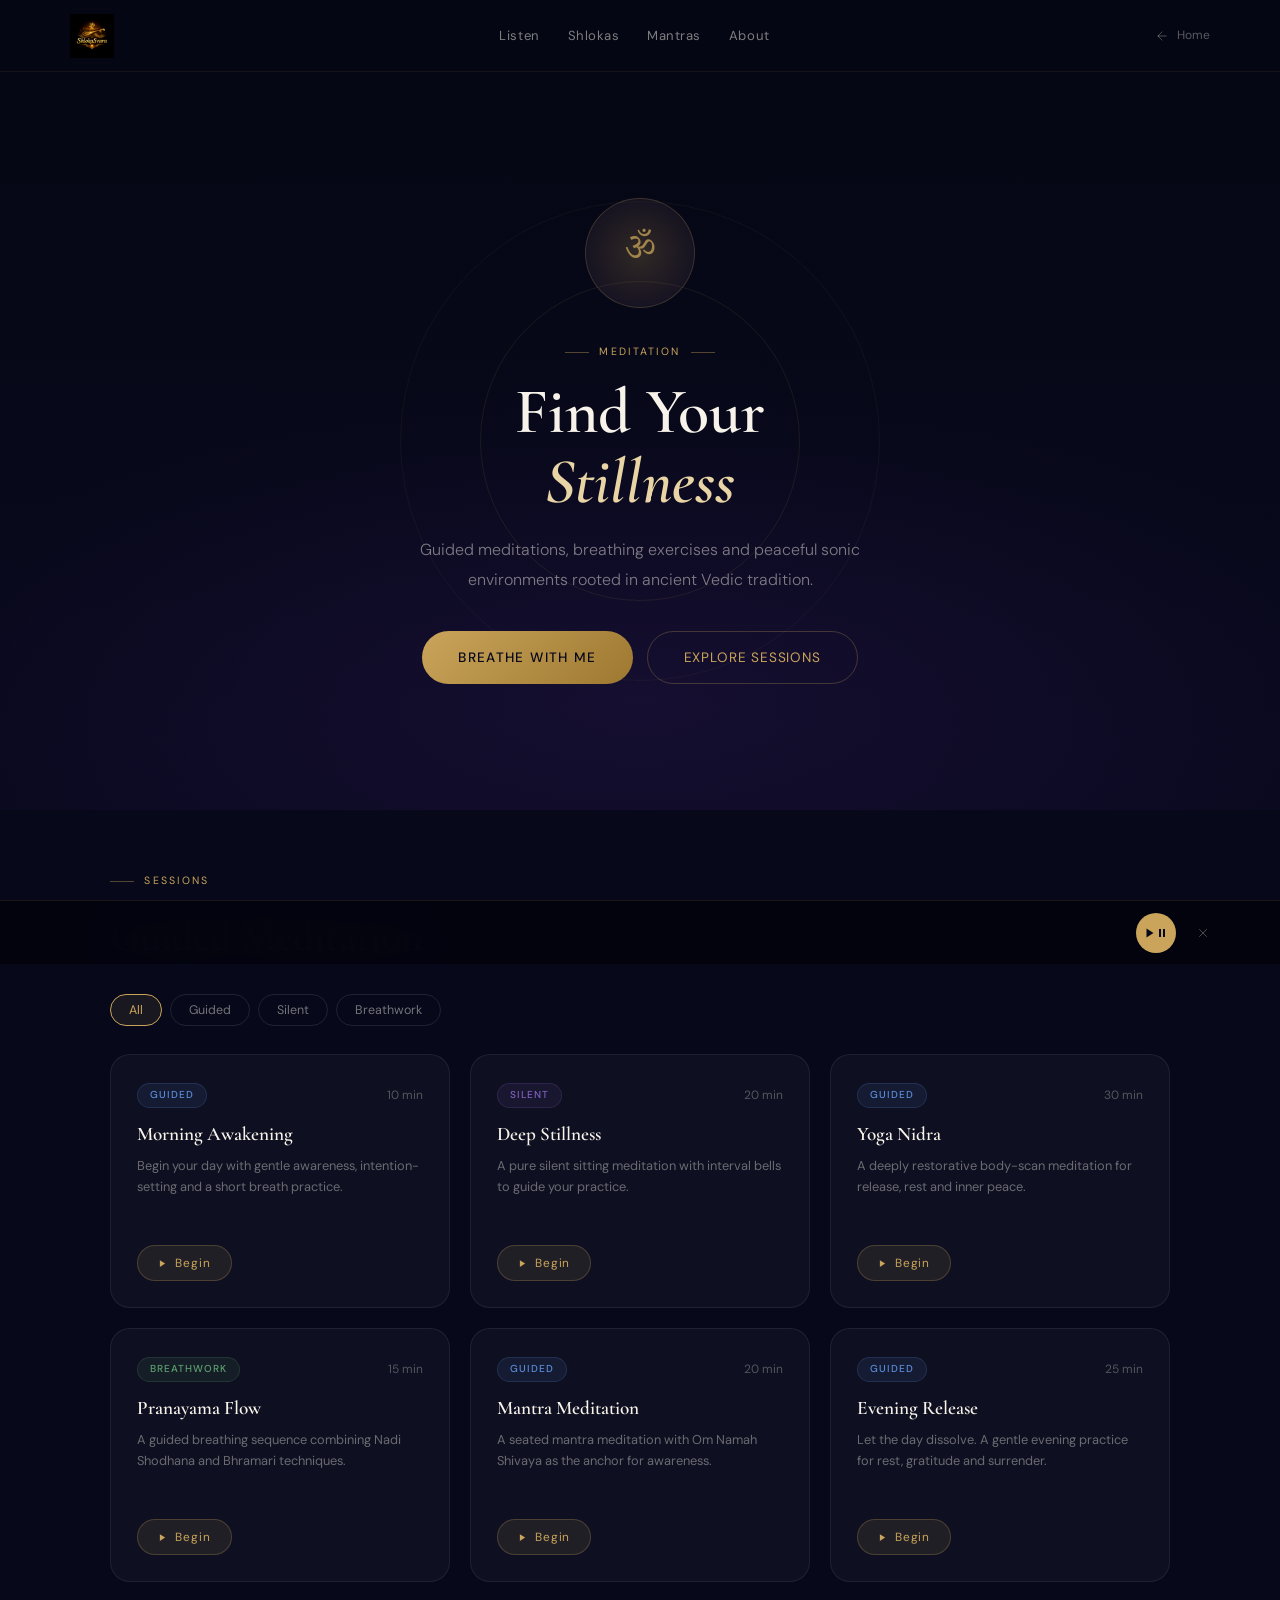
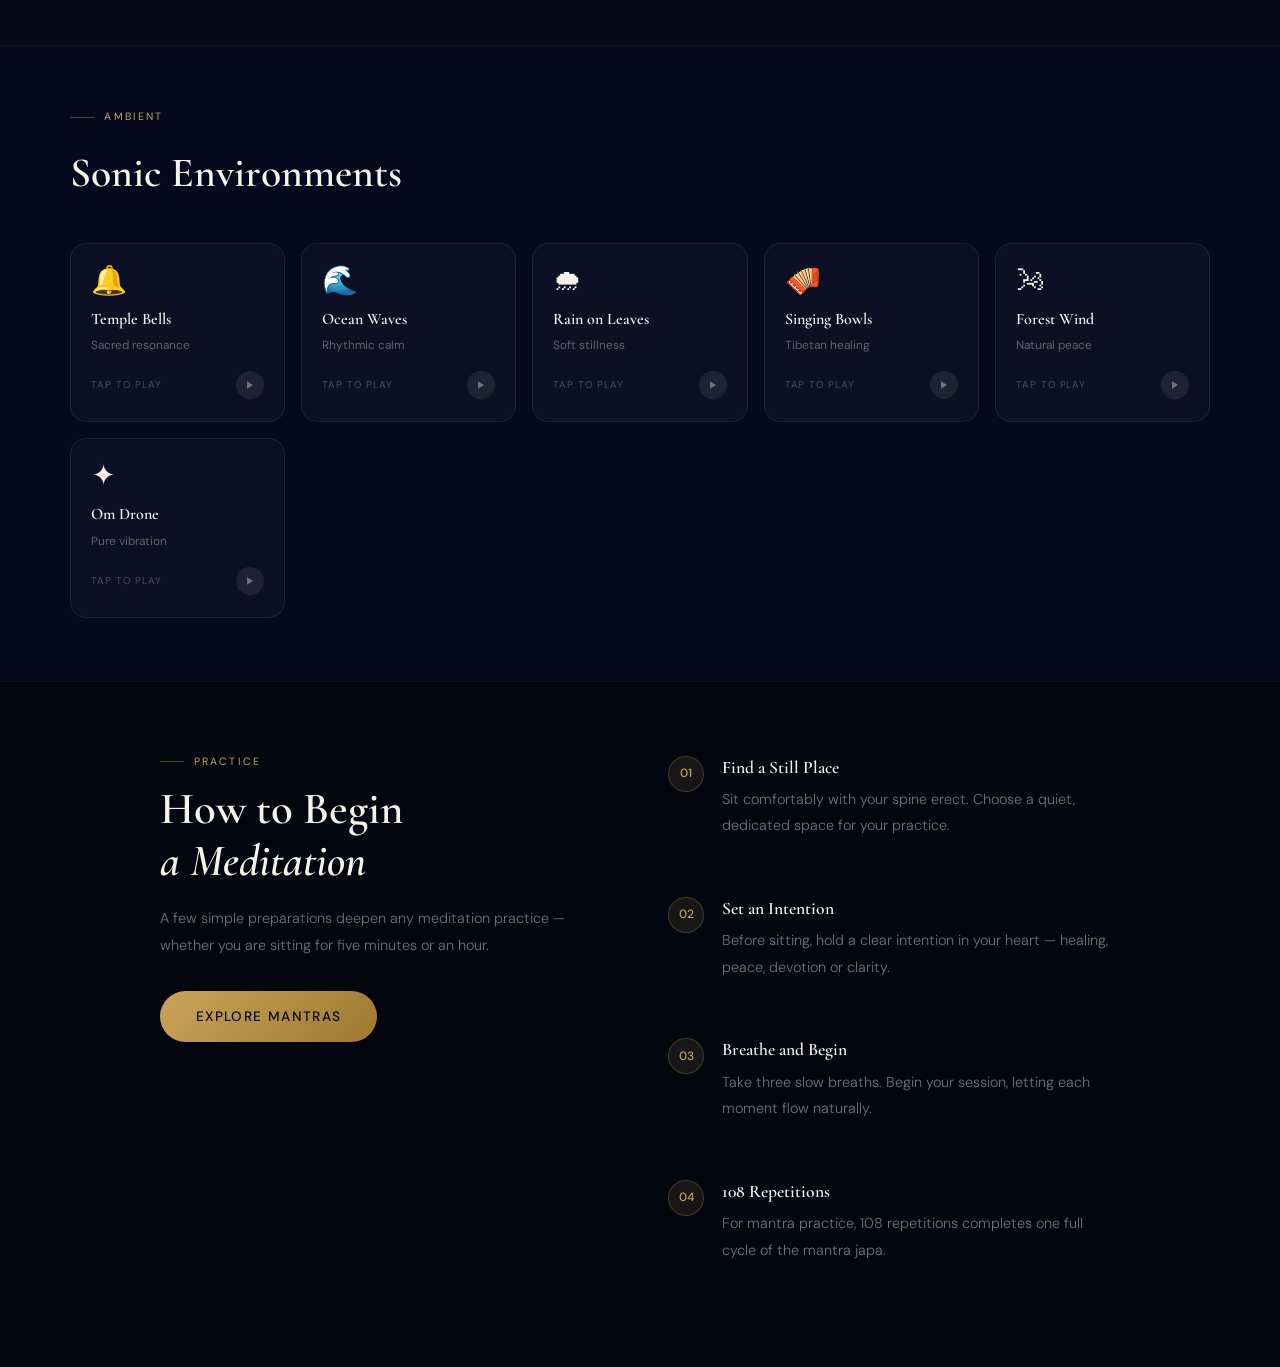
<file: meditation.html>
<!DOCTYPE html>
<html lang="en">
<head>
<meta charset="UTF-8">
<meta name="viewport" content="width=device-width, initial-scale=1.0">
<title>Meditation | ShlokaSvara</title>
<meta name="description" content="Guided meditations, breathing exercises and peaceful sonic environments rooted in ancient Vedic tradition.">
<meta property="og:title" content="Meditation | ShlokaSvara">
<meta property="og:description" content="Guided meditations, breathing exercises and peaceful sonic environments.">
<meta property="og:type" content="website">
<link rel="preconnect" href="https://fonts.googleapis.com">
<link rel="preconnect" href="https://fonts.gstatic.com" crossorigin>
<link href="https://fonts.googleapis.com/css2?family=Cormorant+Garamond:ital,wght@0,400;0,500;0,600;0,700;1,400;1,600&family=DM+Sans:opsz,wght@9..40,300;9..40,400;9..40,500&family=Noto+Serif+Devanagari:wght@400;600&display=swap" rel="stylesheet">
<link rel="icon" href="images/logo/shlokasvara-logo.png" type="image/png">
<link rel="stylesheet" href="css/style.css">
<link rel="stylesheet" href="css/inner.css">
</head>
<body>

<a class="skip-link" href="#main">Skip to content</a>

<header class="inner-header inner-header--dark">
  <a href="index.html" class="inner-logo" aria-label="ShlokaSvara Home">
    <img src="images/logo/shlokasvara-logo.png" alt="ShlokaSvara">
  </a>
  <nav class="inner-nav" aria-label="Main navigation">
    <a href="listen.html">Listen</a>
    <a href="shlokas.html">Shlokas</a>
    <a href="mantras.html">Mantras</a>
    <a href="about.html">About</a>
  </nav>
  <a href="index.html" class="inner-home-link">
    <svg width="14" height="14" viewBox="0 0 24 24" fill="none" stroke="currentColor" stroke-width="1.5" stroke-linecap="round"><line x1="19" y1="12" x2="5" y2="12"></line><polyline points="12 19 5 12 12 5"></polyline></svg>
    <span>Home</span>
  </a>
</header>

<main class="inner-main" id="main">

  <section class="meditation-hero">
    <div class="meditation-ring r1" aria-hidden="true"></div>
    <div class="meditation-ring r2" aria-hidden="true"></div>
    <div class="meditation-hero-inner">
      <div class="meditation-om-badge" aria-hidden="true">ॐ</div>
      <div class="eyebrow-row center">
        <span class="line"></span>
        <span class="label">Meditation</span>
        <span class="line"></span>
      </div>
      <h1>Find Your<br><em>Stillness</em></h1>
      <p>Guided meditations, breathing exercises and peaceful sonic environments rooted in ancient Vedic tradition.</p>
      <div class="meditation-hero-ctas">
        <button type="button" class="btn btn-gold" id="openBreatheBtn">Breathe with Me</button>
        <a href="#sessions" class="btn btn-outline" style="border-color:rgba(201,164,90,.28);color:var(--color-gold)">Explore Sessions</a>
      </div>
    </div>
  </section>

  <section class="breathe-panel" id="breathe-section">
    <div class="breathe-panel-inner">
      <div class="eyebrow-row center">
        <span class="line"></span>
        <span class="label">Box Breathing</span>
        <span class="line"></span>
      </div>
      <h2>4-4-4-4 Practice</h2>
      <p>Inhale · Hold · Exhale · Hold — 4 seconds each. Follow the orb.</p>
      <div class="breathe-orb-wrap">
        <div class="breathe-ring" id="breatheRing"></div>
        <div class="breathe-orb" id="breatheOrb">
          <span class="breathe-orb-phase" id="breathePhase">Inhale</span>
          <span class="breathe-orb-count" id="breatheCount">4</span>
        </div>
      </div>
      <div class="breathe-actions">
        <button type="button" class="breathe-btn breathe-btn-primary" id="breatheToggle">Start</button>
        <button type="button" class="breathe-btn breathe-btn-secondary" id="breatheReset">Reset</button>
      </div>
      <div class="breathe-dots" id="breatheDots"></div>
      <p class="breathe-cycles-label" id="breatheCyclesLabel">0 / 5 cycles</p>
    </div>
  </section>

  <section id="sessions" class="sessions-section">
    <div class="eyebrow-row">
      <span class="line"></span>
      <span class="label">Sessions</span>
    </div>
    <h2>Guided Meditation</h2>
    <div class="sessions-filters" id="sessionFilters"></div>
    <div class="sessions-grid" id="sessionsGrid"></div>
  </section>

  <section class="ambient-section">
    <div class="ambient-section-inner">
      <div class="eyebrow-row">
        <span class="line"></span>
        <span class="label">Ambient</span>
      </div>
      <h2>Sonic Environments</h2>
      <div class="ambient-grid" id="ambientGrid" style="margin-top:36px"></div>
    </div>
  </section>

  <section class="practice-section">
    <div class="practice-section-inner">
      <div>
        <div class="eyebrow-row">
          <span class="line"></span>
          <span class="label">Practice</span>
        </div>
        <h2 style="font-family:var(--font-serif);font-size:clamp(1.8rem,3.5vw,2.8rem);font-weight:600;color:var(--color-ivory);line-height:1.15;margin-bottom:18px;">How to Begin<br><em>a Meditation</em></h2>
        <p>A few simple preparations deepen any meditation practice — whether you are sitting for five minutes or an hour.</p>
        <a href="mantras.html" class="btn btn-gold">Explore Mantras</a>
      </div>
      <div class="guide-steps" id="guideSteps"></div>
    </div>
  </section>

  <div class="mini-player" id="miniPlayer" role="complementary" aria-label="Player">
    <div class="mini-player-title" id="playerTitle"></div>
    <div class="mini-player-controls">
      <button type="button" class="mini-player-play" id="playerToggle" aria-label="Play">
        <svg id="iconPlay" width="12" height="12" viewBox="0 0 24 24" fill="currentColor"><polygon points="5 3 19 12 5 21 5 3"></polygon></svg>
        <svg id="iconPause" width="12" height="12" viewBox="0 0 24 24" fill="currentColor" hidden><rect x="6" y="4" width="4" height="16"></rect><rect x="14" y="4" width="4" height="16"></rect></svg>
      </button>
      <button type="button" class="mini-player-close" id="playerClose" aria-label="Close player">
        <svg width="14" height="14" viewBox="0 0 24 24" fill="none" stroke="currentColor" stroke-width="1.5" stroke-linecap="round"><line x1="18" y1="6" x2="6" y2="18"></line><line x1="6" y1="6" x2="18" y2="18"></line></svg>
      </button>
    </div>
  </div>
</main>

<script src="js/meditation.js"></script>
</body>
</html>
</file>
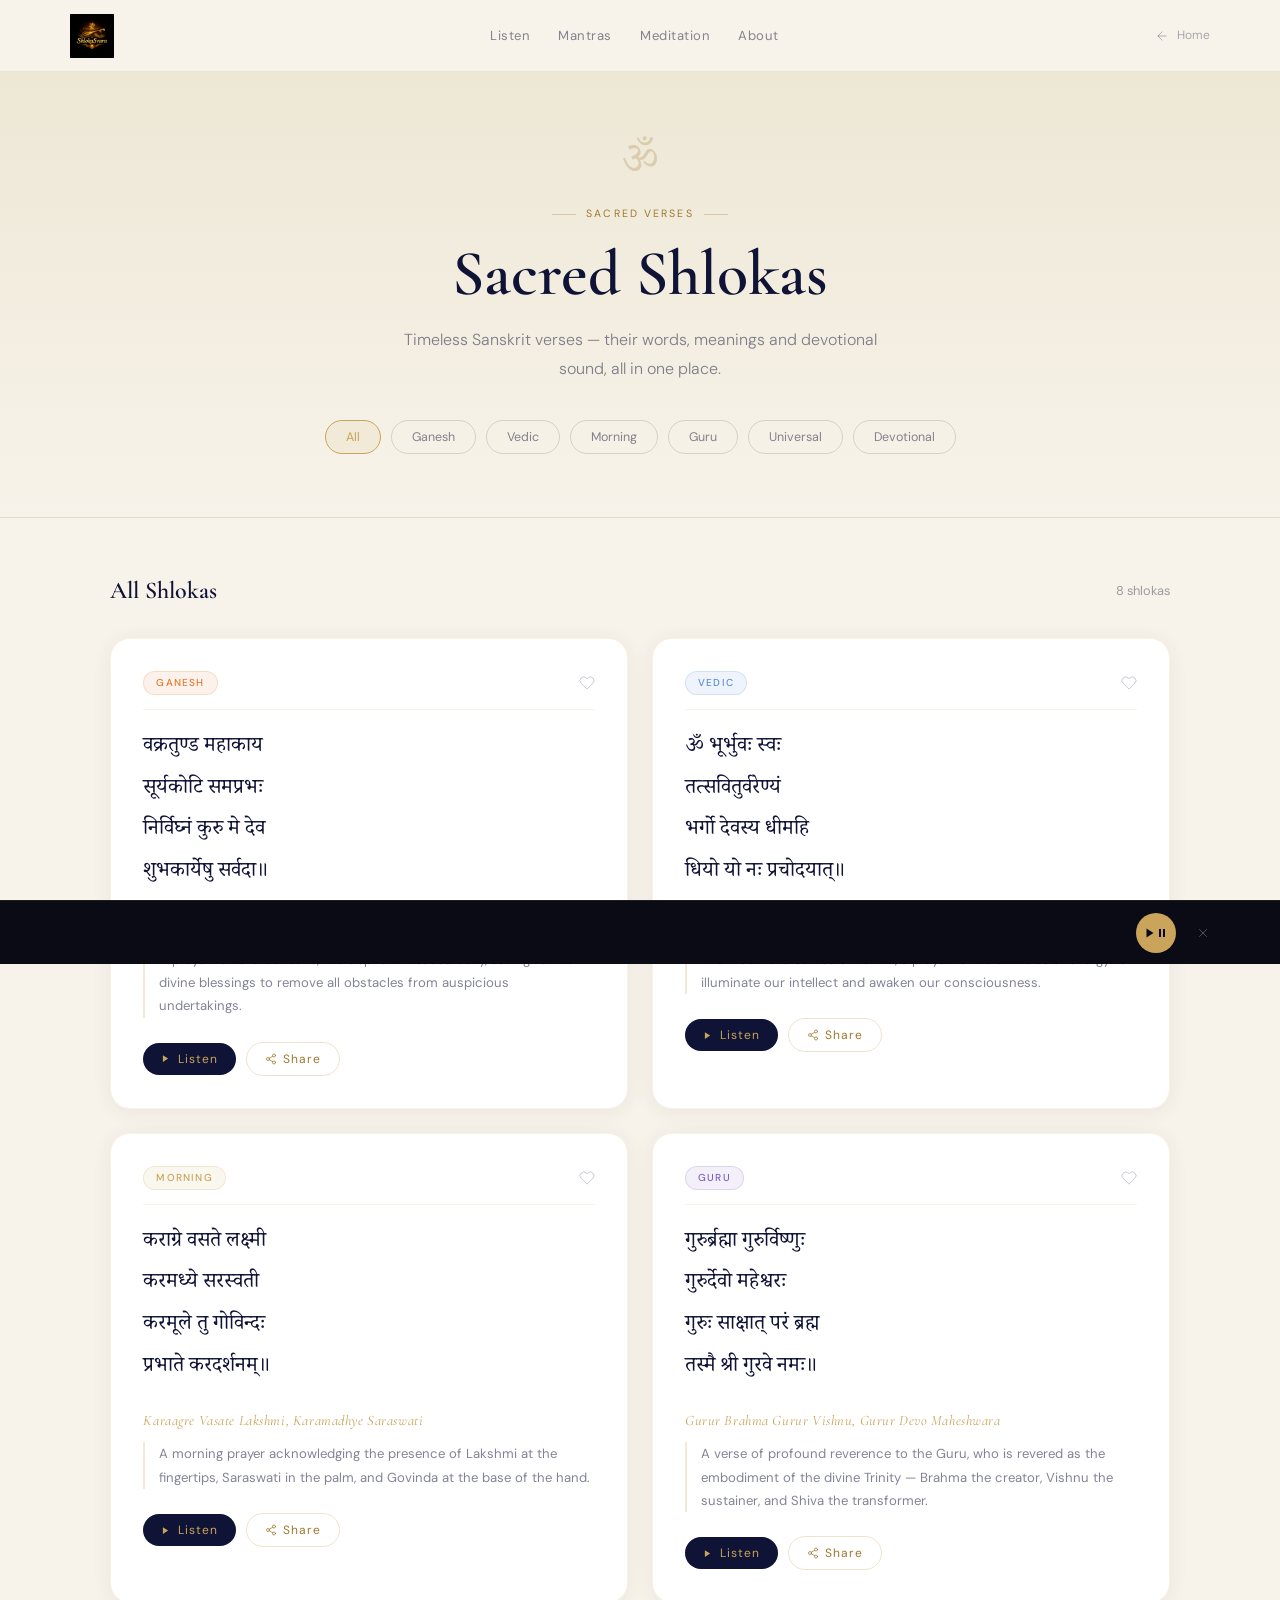
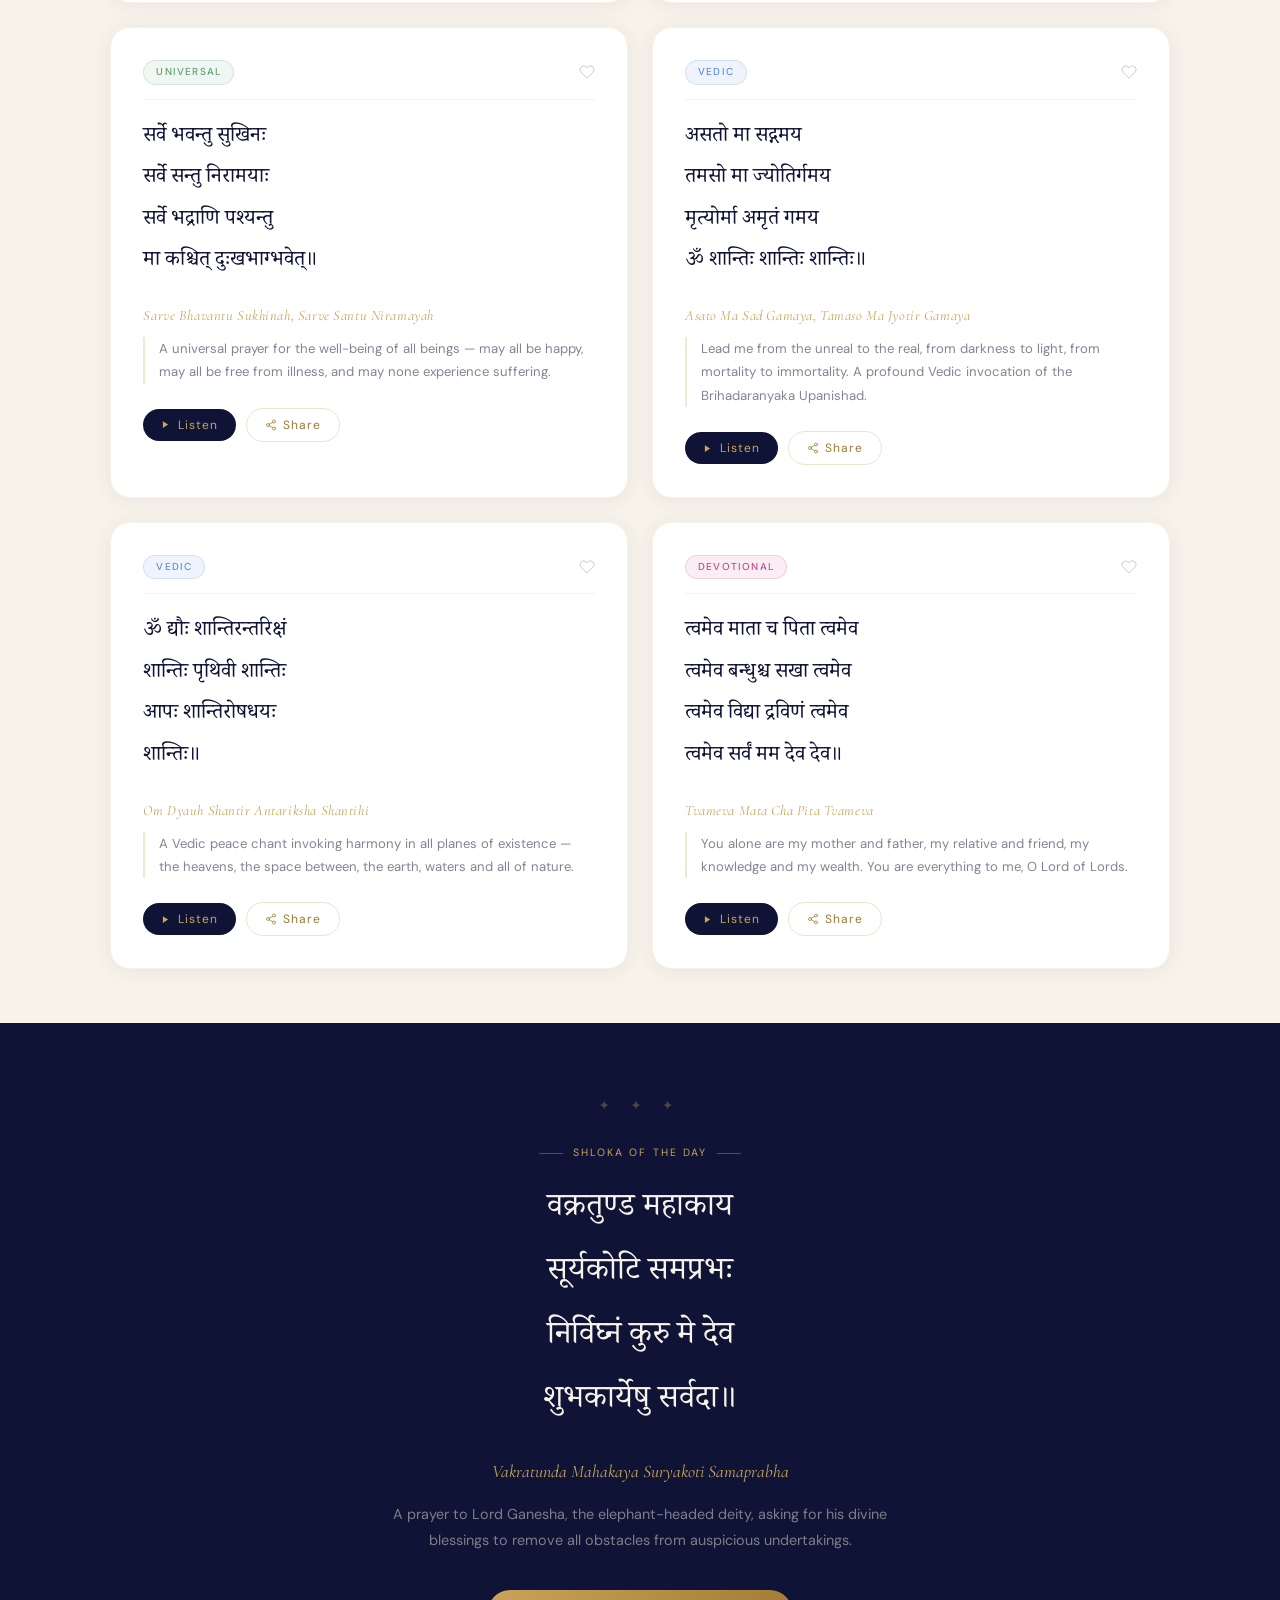
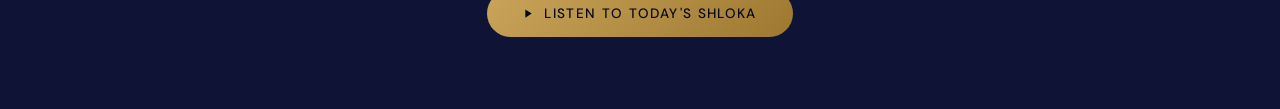
<file: shlokas.html>
<!DOCTYPE html>
<html lang="en">
<head>
<meta charset="UTF-8">
<meta name="viewport" content="width=device-width, initial-scale=1.0">
<title>Sacred Shlokas | ShlokaSvara</title>
<meta name="description" content="Timeless Sanskrit verses — their words, meanings and devotional sound, all in one place.">
<meta property="og:title" content="Sacred Shlokas | ShlokaSvara">
<meta property="og:description" content="Timeless Sanskrit verses — their words, meanings and devotional sound, all in one place.">
<meta property="og:type" content="website">
<link rel="preconnect" href="https://fonts.googleapis.com">
<link rel="preconnect" href="https://fonts.gstatic.com" crossorigin>
<link href="https://fonts.googleapis.com/css2?family=Cormorant+Garamond:ital,wght@0,400;0,500;0,600;0,700;1,400;1,600&family=DM+Sans:opsz,wght@9..40,300;9..40,400;9..40,500&family=Noto+Serif+Devanagari:wght@400;600&display=swap" rel="stylesheet">
<link rel="icon" href="images/logo/shlokasvara-logo.png" type="image/png">
<link rel="stylesheet" href="css/style.css">
<link rel="stylesheet" href="css/inner.css">
</head>
<body class="page-light">

<a class="skip-link" href="#main">Skip to content</a>

<header class="inner-header inner-header--light">
  <a href="index.html" class="inner-logo" aria-label="ShlokaSvara Home">
    <img src="images/logo/shlokasvara-logo.png" alt="ShlokaSvara">
  </a>
  <nav class="inner-nav" aria-label="Main navigation">
    <a href="listen.html">Listen</a>
    <a href="mantras.html">Mantras</a>
    <a href="meditation.html">Meditation</a>
    <a href="about.html">About</a>
  </nav>
  <a href="index.html" class="inner-home-link">
    <svg width="14" height="14" viewBox="0 0 24 24" fill="none" stroke="currentColor" stroke-width="1.5" stroke-linecap="round"><line x1="19" y1="12" x2="5" y2="12"></line><polyline points="12 19 5 12 12 5"></polyline></svg>
    <span>Home</span>
  </a>
</header>

<main class="inner-main" id="main">

  <section class="shlokas-hero on-light">
    <div class="shlokas-hero-inner">
      <div class="shlokas-om" aria-hidden="true">ॐ</div>
      <div class="eyebrow-row center">
        <span class="line"></span>
        <span class="label">Sacred Verses</span>
        <span class="line"></span>
      </div>
      <h1>Sacred Shlokas</h1>
      <p>Timeless Sanskrit verses — their words, meanings and devotional sound, all in one place.</p>
      <div class="pill-row" id="categoryRow"></div>
    </div>
  </section>

  <section class="shlokas-catalog">
    <div class="catalog-header-row">
      <h2 id="sectionTitle">All Shlokas</h2>
      <span class="catalog-count" id="countLabel"></span>
    </div>
    <div class="shlokas-grid-page" id="shlokaGrid"></div>
  </section>

  <section class="sotd-band">
    <div class="sotd-band-inner">
      <div class="sotd-band-marks" aria-hidden="true">✦ ✦ ✦</div>
      <div class="eyebrow-row center">
        <span class="line"></span>
        <span class="label">Shloka of the Day</span>
        <span class="line"></span>
      </div>
      <div class="sotd-band-sanskrit" id="sotdSanskrit"></div>
      <div class="sotd-band-translit" id="sotdTranslit"></div>
      <p class="sotd-band-meaning" id="sotdMeaning"></p>
      <button type="button" class="btn btn-gold" id="sotdPlayBtn">
        <svg width="11" height="11" viewBox="0 0 24 24" fill="currentColor"><polygon points="5 3 19 12 5 21 5 3"></polygon></svg>
        Listen to Today's Shloka
      </button>
    </div>
  </section>

  <div class="mini-player" id="miniPlayer" role="complementary" aria-label="Player">
    <div class="mini-player-title" id="playerTitle"></div>
    <div class="mini-player-controls">
      <button type="button" class="mini-player-play" id="playerToggle" aria-label="Play">
        <svg id="iconPlay" width="12" height="12" viewBox="0 0 24 24" fill="currentColor"><polygon points="5 3 19 12 5 21 5 3"></polygon></svg>
        <svg id="iconPause" width="12" height="12" viewBox="0 0 24 24" fill="currentColor" hidden><rect x="6" y="4" width="4" height="16"></rect><rect x="14" y="4" width="4" height="16"></rect></svg>
      </button>
      <button type="button" class="mini-player-close" id="playerClose" aria-label="Close player">
        <svg width="14" height="14" viewBox="0 0 24 24" fill="none" stroke="currentColor" stroke-width="1.5" stroke-linecap="round"><line x1="18" y1="6" x2="6" y2="18"></line><line x1="6" y1="6" x2="18" y2="18"></line></svg>
      </button>
    </div>
  </div>
</main>

<script src="js/shlokas.js"></script>
</body>
</html>
</file>
<file: css/style.css>
/* ==========================================================================
   ShlokaSvara — Design system
   ========================================================================== */

*, *::before, *::after { box-sizing: border-box; margin: 0; padding: 0; }

:root {
  /* Design system: color */
  --color-midnight: #07091a;
  --color-midnight-2: #080a1e;
  --color-midnight-3: #05071a;
  --color-midnight-4: #03040e;
  --color-indigo: #0f1335;
  --color-indigo-hover: #1a2060;
  --color-gold: #c9a45a;
  --color-gold-light: #e8d4a4;
  --color-gold-bright: #e8c870;
  --color-gold-deep: #9e7830;
  --color-ivory: #f8f3ea;
  --color-beige: #f0ead8;
  --color-beige-2: #ede7d5;
  --color-saffron: #d97a3f;
  --color-charcoal: #262a3d;
  --color-text: var(--color-ivory);
  --color-muted: rgba(248, 243, 234, .5);

  /* Design system: layout */
  --px: clamp(20px, 5.5vw, 96px);
  --py: clamp(64px, 9vh, 120px);
  --header-h: 76px;
  --col-music: 3;
  --col-shloka: 3;
  --col-mantra: 4;
  --col-journey: 3;
  --col-feature: 4;

  /* Design system: type */
  --font-serif: 'Cormorant Garamond', Georgia, serif;
  --font-sans: 'DM Sans', system-ui, -apple-system, sans-serif;
  --font-devanagari: 'Noto Serif Devanagari', serif;
}

html { scroll-behavior: smooth; }

body {
  background: var(--color-midnight);
  color: var(--color-text);
  font-family: var(--font-sans);
  overflow-x: hidden;
  -webkit-font-smoothing: antialiased;
  line-height: 1.6;
}

a { color: inherit; text-decoration: none; }
img { max-width: 100%; display: block; }
button { cursor: pointer; font-family: inherit; }
input { font-family: inherit; }
h1, h2, h3, h4 { font-family: var(--font-serif); font-weight: 600; }

::-webkit-scrollbar { width: 5px; height: 5px; }
::-webkit-scrollbar-track { background: var(--color-midnight); }
::-webkit-scrollbar-thumb { background: rgba(201, 164, 90, .25); border-radius: 3px; }

:focus-visible { outline: 2px solid var(--color-gold); outline-offset: 3px; }

.skip-link {
  position: absolute; top: -100px; left: 16px; z-index: 9999;
  background: var(--color-gold); color: var(--color-midnight);
  padding: 8px 16px; border-radius: 4px; font-size: .85rem; font-weight: 500;
  transition: top .2s;
}
.skip-link:focus-visible { top: 16px; }

@media (prefers-reduced-motion: reduce) {
  *, *::before, *::after {
    animation-duration: .01ms !important;
    animation-iteration-count: 1 !important;
    transition-duration: .01ms !important;
    scroll-behavior: auto !important;
  }
}

/* ==========================================================================
   Buttons
   ========================================================================== */

.btn {
  display: inline-flex; align-items: center; gap: 10px;
  font-family: var(--font-sans);
  font-size: .85rem; font-weight: 500; letter-spacing: .1em; text-transform: uppercase;
  padding: 15px 36px; border-radius: 100px; border: none;
  transition: all .3s ease; white-space: nowrap;
}
.btn-gold {
  background: linear-gradient(135deg, var(--color-gold), var(--color-gold-deep));
  color: var(--color-midnight);
}
.btn-gold:hover, .btn-gold:focus-visible {
  transform: translateY(-2px);
  box-shadow: 0 12px 36px rgba(201, 164, 90, .42);
}
.btn-outline {
  color: rgba(248, 243, 234, .8); font-weight: 400; letter-spacing: .06em;
  border: 1px solid rgba(248, 243, 234, .2); background: transparent;
}
.btn-outline:hover, .btn-outline:focus-visible {
  border-color: rgba(201, 164, 90, .6); color: var(--color-gold);
}
.btn-outline-gold {
  display: inline-flex; align-items: center; gap: 10px;
  color: var(--color-gold); font-family: var(--font-sans);
  font-size: .82rem; font-weight: 400; letter-spacing: .1em; text-transform: uppercase;
  border: 1px solid rgba(201, 164, 90, .3); padding: 14px 32px; border-radius: 100px;
  transition: all .3s ease;
}
.btn-outline-gold:hover, .btn-outline-gold:focus-visible {
  background: rgba(201, 164, 90, .08); border-color: rgba(201, 164, 90, .7);
}
.btn-indigo {
  background: var(--color-indigo); color: var(--color-gold); border: none;
  padding: 12px 28px; border-radius: 100px; font-size: .78rem; letter-spacing: .1em;
  text-transform: uppercase; font-family: var(--font-sans); transition: all .25s ease;
}
.btn-indigo:hover, .btn-indigo:focus-visible {
  background: var(--color-indigo-hover); box-shadow: 0 8px 28px rgba(15, 19, 53, .3);
}
.btn-outline-deep {
  background: transparent; border: 1px solid rgba(158, 120, 48, .3); color: var(--color-gold-deep);
  padding: 12px 28px; border-radius: 100px; font-size: .78rem; letter-spacing: .1em;
  text-transform: uppercase; font-family: var(--font-sans); transition: all .25s ease;
}
.btn-outline-deep:hover, .btn-outline-deep:focus-visible {
  border-color: var(--color-gold); color: var(--color-gold); background: rgba(201, 164, 90, .06);
}
.btn-outline-deep[aria-pressed="true"] {
  color: var(--color-gold); border-color: var(--color-gold); background: rgba(201, 164, 90, .1);
}
.btn-lg { padding: 15px 36px; }
.btn-block { display: block; width: 100%; justify-content: center; text-align: center; }

.icon-btn {
  width: 40px; height: 40px; display: flex; align-items: center; justify-content: center;
  background: none; border: none; color: rgba(248, 243, 234, .65); transition: color .2s ease;
}
.icon-btn:hover, .icon-btn:focus-visible { color: var(--color-gold); }

/* ==========================================================================
   Header
   ========================================================================== */

.site-header {
  position: fixed; top: 0; left: 0; right: 0; z-index: 100;
  padding: 0 var(--px); height: var(--header-h);
  background: transparent;
  transition: background .5s ease, box-shadow .5s ease, backdrop-filter .5s ease;
}
.site-header.is-scrolled {
  background: rgba(5, 7, 20, .93);
  backdrop-filter: blur(20px);
  -webkit-backdrop-filter: blur(20px);
  box-shadow: 0 1px 0 rgba(201, 164, 90, .1);
}
.header-inner {
  height: 100%; display: flex; align-items: center; justify-content: space-between;
}
.logo { display: flex; align-items: center; flex-shrink: 0; height: 52px; }
.logo-img { height: 52px; width: auto; object-fit: contain; }

.nav-desktop { display: flex; align-items: center; gap: 36px; }
.nav-link {
  font-size: .875rem; letter-spacing: .04em; color: rgba(248, 243, 234, .75);
  transition: color .2s ease;
}
.nav-link:hover, .nav-link:focus-visible, .nav-link.is-active { color: var(--color-gold); }

.header-actions { display: flex; align-items: center; gap: 12px; }
.header-cta { padding: 10px 24px; font-size: .78rem; }

.hamburger {
  display: none; width: 40px; height: 40px; align-items: center; justify-content: center;
  flex-direction: column; gap: 5px; background: none; border: none; color: rgba(248, 243, 234, .85);
}
.hamburger span { display: block; width: 22px; height: 1.5px; background: currentColor; }
.hamburger span:last-child { width: 15px; margin-left: auto; }

/* ==========================================================================
   Hero
   ========================================================================== */

.hero {
  position: relative; min-height: 92vh; display: flex; align-items: center; justify-content: center;
  overflow: hidden;
}
.hero-bg {
  position: absolute; inset: 0;
  background:
    radial-gradient(ellipse 130% 55% at 50% 108%, rgba(201, 164, 90, .13) 0%, transparent 55%),
    radial-gradient(ellipse 75% 90% at 10% 55%, rgba(15, 20, 70, .3) 0%, transparent 65%),
    radial-gradient(ellipse 70% 70% at 90% 25%, rgba(10, 15, 55, .25) 0%, transparent 60%),
    linear-gradient(180deg, #05071a 0%, #0c1040 45%, #06081e 100%);
}
.hero-dots {
  position: absolute; inset: 0; pointer-events: none;
  background-image: radial-gradient(circle, rgba(201, 164, 90, .07) 1px, transparent 1px);
  background-size: 48px 48px;
}
.hero-om {
  position: absolute; top: 50%; left: 50%; transform: translate(-50%, -50%);
  font-family: var(--font-devanagari); font-size: clamp(180px, 28vw, 380px);
  color: rgba(201, 164, 90, .032); line-height: 1; user-select: none; pointer-events: none;
}
.hero-content {
  position: relative; z-index: 1; text-align: center; max-width: 860px;
  padding: calc(var(--header-h) + 56px) var(--px) 80px;
  display: flex; flex-direction: column; align-items: center;
  opacity: 0; transform: translateY(24px);
  transition: opacity .8s ease, transform .8s ease;
}
.hero-content.is-visible { opacity: 1; transform: translateY(0); }

.eyebrow { display: flex; align-items: center; gap: 12px; margin-bottom: 16px; }
.eyebrow-center { gap: 14px; margin-bottom: 28px; }
.eyebrow-line { width: 28px; height: 1px; background: rgba(201, 164, 90, .4); flex-shrink: 0; }
.eyebrow-center .eyebrow-line { width: 32px; background: rgba(201, 164, 90, .45); }
.eyebrow-line-dark { background: rgba(15, 19, 53, .2); }
.eyebrow-text {
  font-size: .7rem; font-weight: 500; letter-spacing: .22em; text-transform: uppercase;
  color: var(--color-gold);
}
.eyebrow-text.gold { font-size: .68rem; letter-spacing: .2em; }
.eyebrow-text.deep { font-size: .68rem; letter-spacing: .2em; color: var(--color-gold-deep); }

.hero-title {
  font-size: clamp(2.6rem, 6.5vw, 5.2rem); font-weight: 600; line-height: 1.12;
  color: var(--color-ivory); margin-bottom: 28px;
}
.hero-title em { font-style: italic; color: var(--color-gold-light); }

.hero-sub {
  font-size: clamp(1rem, 2vw, 1.2rem); color: rgba(248, 243, 234, .58); line-height: 1.8;
  max-width: 560px; margin-bottom: 44px; font-weight: 300;
}

.hero-ctas { display: flex; gap: 16px; align-items: center; flex-wrap: wrap; justify-content: center; margin-bottom: 52px; }

.hero-waveform { display: flex; flex-direction: column; align-items: center; gap: 12px; }
.waveform { display: flex; align-items: flex-end; gap: 3px; height: 28px; }
.waveform span {
  display: block; width: 3px; border-radius: 2px;
  background: linear-gradient(to top, var(--color-gold), rgba(232, 200, 112, .45));
  transform-origin: bottom center; animation: waveAnim 1.4s ease-in-out infinite alternate;
}
.waveform-label { font-size: .7rem; letter-spacing: .15em; text-transform: uppercase; color: rgba(201, 164, 90, .4); }

.scroll-indicator {
  position: absolute; bottom: 32px; left: 50%; transform: translateX(-50%);
  animation: scrollPulse 2.5s ease-in-out infinite;
}

@keyframes waveAnim { 0% { transform: scaleY(.22); opacity: .4; } 100% { transform: scaleY(1); opacity: 1; } }
@keyframes scrollPulse { 0%, 100% { opacity: 1; transform: translateY(0); } 50% { opacity: .4; transform: translateY(8px); } }
@keyframes fadeInUp { from { opacity: 0; transform: translateY(28px); } to { opacity: 1; transform: translateY(0); } }

/* ==========================================================================
   Sections / reveal
   ========================================================================== */

.section { padding: var(--py) var(--px); }
.section-dark { background: var(--color-midnight-2); }
.section-midnight { background: var(--color-midnight); }
.section-deep { background: var(--color-midnight-3); }
.section-light { background: var(--color-ivory); }

.section-header { margin-bottom: 56px; }
.section-header-wide { max-width: 640px; margin-bottom: 64px; }
.section-title { font-size: clamp(2rem, 4vw, 3.2rem); font-weight: 600; color: var(--color-ivory); margin-bottom: 14px; line-height: 1.15; }
.section-title.dark { color: var(--color-indigo); }
.section-title.about-title { margin-bottom: 36px; }
.section-sub { font-size: 1rem; color: rgba(248, 243, 234, .48); max-width: 480px; font-weight: 300; }
.section-sub.dark { color: rgba(15, 19, 53, .5); }
.muted-em { font-weight: 400; font-style: italic; color: rgba(15, 19, 53, .5); }

[data-reveal] {
  opacity: 0; transform: translateY(28px);
  transition: opacity .75s ease, transform .75s ease;
}
[data-reveal].is-revealed { opacity: 1; transform: translateY(0); }

/* ==========================================================================
   Music cards (Featured / Listen & Connect)
   ========================================================================== */

.music-grid { display: grid; grid-template-columns: repeat(var(--col-music), 1fr); gap: 24px; }
.music-card {
  background: rgba(255, 255, 255, .04); border: 1px solid rgba(255, 255, 255, .07);
  border-radius: 16px; overflow: hidden; cursor: pointer;
  transition: transform .35s ease, box-shadow .35s ease, border-color .35s ease;
}
.music-card:hover, .music-card:focus-within {
  transform: translateY(-6px); box-shadow: 0 24px 56px rgba(0, 0, 0, .45); border-color: rgba(201, 164, 90, .25);
}
.music-card-art {
  width: 100%; aspect-ratio: 16 / 9; position: relative; overflow: hidden;
  display: flex; align-items: center; justify-content: center; transition: transform .5s ease;
}
.music-card:hover .music-card-art, .music-card:focus-within .music-card-art { transform: scale(1.06); }
.music-card-art-icon {
  font-size: 3rem; opacity: .13; color: rgba(255, 255, 255, .9); user-select: none; pointer-events: none;
  font-family: var(--font-devanagari);
}
.music-card-overlay {
  position: absolute; inset: 0; background: rgba(5, 7, 20, .55);
  display: flex; align-items: center; justify-content: center; opacity: 0; transition: opacity .3s ease;
}
.music-card:hover .music-card-overlay, .music-card:focus-within .music-card-overlay { opacity: 1; }
.music-card-play {
  width: 56px; height: 56px; border-radius: 50%; background: var(--color-gold); border: none;
  color: var(--color-midnight); display: flex; align-items: center; justify-content: center; transition: transform .2s ease;
}
.music-card-play:hover, .music-card-play:focus-visible { transform: scale(1.08); }
.music-card-body { padding: 20px 20px 24px; }
.music-card-meta { display: flex; justify-content: space-between; align-items: center; margin-bottom: 8px; }
.music-card-category { font-size: .68rem; font-weight: 500; letter-spacing: .14em; text-transform: uppercase; color: var(--color-gold); }
.music-card-duration { font-size: .78rem; color: rgba(248, 243, 234, .35); }
.music-card-title { font-size: 1.3rem; font-weight: 600; color: var(--color-ivory); margin-bottom: 8px; line-height: 1.25; }
.music-card-desc { font-size: .825rem; color: rgba(248, 243, 234, .45); line-height: 1.65; margin-bottom: 18px; }
.pill-btn {
  display: inline-flex; align-items: center; gap: 8px; background: transparent;
  border: 1px solid rgba(201, 164, 90, .25); color: var(--color-gold); font-size: .75rem;
  letter-spacing: .09em; padding: 7px 16px; border-radius: 100px; font-family: var(--font-sans);
  transition: all .2s ease;
}
.pill-btn:hover, .pill-btn:focus-visible { background: rgba(201, 164, 90, .1); border-color: rgba(201, 164, 90, .7); }

/* ==========================================================================
   Shloka cards
   ========================================================================== */

.shloka-grid { display: grid; grid-template-columns: repeat(var(--col-shloka), 1fr); gap: 24px; }
.shloka-card {
  background: #fff; border-radius: 20px; padding: 32px; box-shadow: 0 2px 20px rgba(15, 19, 53, .07);
  border: 1px solid rgba(201, 164, 90, .14); transition: transform .3s ease, box-shadow .3s ease;
}
.shloka-card:hover, .shloka-card:focus-within { transform: translateY(-4px); box-shadow: 0 16px 44px rgba(15, 19, 53, .12); }
.shloka-category {
  font-size: .67rem; font-weight: 500; letter-spacing: .14em; text-transform: uppercase; color: var(--color-gold-deep);
  margin-bottom: 18px; padding-bottom: 14px; border-bottom: 1px solid rgba(201, 164, 90, .15);
}
.shloka-sanskrit {
  font-family: var(--font-devanagari); font-size: clamp(1rem, 2vw, 1.3rem); color: var(--color-indigo);
  line-height: 2; margin-bottom: 20px; white-space: pre-line;
}
.shloka-translit { font-family: var(--font-serif); font-size: .9rem; font-style: italic; color: var(--color-gold); letter-spacing: .04em; margin-bottom: 10px; }
.shloka-meaning { font-size: .825rem; color: rgba(15, 19, 53, .55); line-height: 1.72; margin-bottom: 24px; }
.shloka-actions { display: flex; gap: 10px; align-items: center; }
.pill-btn-indigo {
  display: inline-flex; align-items: center; gap: 8px; background: var(--color-indigo); color: var(--color-gold);
  border: none; padding: 8px 18px; border-radius: 100px; font-size: .75rem; letter-spacing: .08em;
  font-family: var(--font-sans); transition: all .2s ease;
}
.pill-btn-indigo:hover, .pill-btn-indigo:focus-visible { background: var(--color-indigo-hover); box-shadow: 0 6px 20px rgba(15, 19, 53, .25); }
.pill-btn-outline {
  display: inline-flex; align-items: center; gap: 6px; background: transparent;
  border: 1px solid rgba(201, 164, 90, .3); color: var(--color-gold-deep); padding: 8px 18px;
  border-radius: 100px; font-size: .75rem; letter-spacing: .08em; font-family: var(--font-sans); transition: all .2s ease;
}
.pill-btn-outline:hover, .pill-btn-outline:focus-visible { border-color: var(--color-gold); color: var(--color-gold); }
.save-btn {
  margin-left: auto; background: none; border: none; color: rgba(15, 19, 53, .25); width: 34px; height: 34px;
  display: flex; align-items: center; justify-content: center; border-radius: 50%; transition: all .2s ease;
}
.save-btn:hover, .save-btn:focus-visible, .save-btn[aria-pressed="true"] { color: var(--color-gold); background: rgba(201, 164, 90, .08); }

/* ==========================================================================
   Mantras
   ========================================================================== */

.mantra-filters { display: flex; gap: 10px; flex-wrap: wrap; margin-top: 36px; }
.filter-btn {
  padding: 8px 22px; border-radius: 100px; font-size: .78rem; font-weight: 500; letter-spacing: .06em;
  cursor: pointer; transition: all .25s ease; border: 1px solid rgba(201, 164, 90, .22);
  background: transparent; color: rgba(248, 243, 234, .6); font-family: var(--font-sans);
}
.filter-btn.is-active { border-color: var(--color-gold); background: var(--color-gold); color: var(--color-midnight); }
.filter-btn:hover:not(.is-active), .filter-btn:focus-visible:not(.is-active) { border-color: rgba(201, 164, 90, .5); color: var(--color-ivory); }

.mantra-grid { display: grid; grid-template-columns: repeat(var(--col-mantra), 1fr); gap: 20px; }
.mantra-card {
  background: rgba(255, 255, 255, .04); border: 1px solid rgba(201, 164, 90, .1); border-radius: 16px; padding: 24px;
  transition: transform .3s ease, box-shadow .3s ease, border-color .3s ease;
}
.mantra-card:hover, .mantra-card:focus-within { transform: translateY(-4px); box-shadow: 0 16px 40px rgba(0, 0, 0, .4); border-color: rgba(201, 164, 90, .28); }
.mantra-tag {
  display: inline-flex; padding: 3px 12px; border-radius: 100px; font-size: .67rem; font-weight: 500;
  letter-spacing: .1em; text-transform: uppercase; font-family: var(--font-sans);
}
.mantra-sanskrit { font-family: var(--font-devanagari); font-size: 1.1rem; color: rgba(248, 243, 234, .85); line-height: 1.8; margin: 14px 0 8px; }
.mantra-title { font-size: 1.1rem; font-weight: 600; color: var(--color-ivory); margin-bottom: 6px; line-height: 1.3; }
.mantra-desc { font-size: .8rem; color: rgba(248, 243, 234, .4); line-height: 1.6; margin-bottom: 20px; }
.mantra-footer { display: flex; align-items: center; justify-content: space-between; }
.mantra-play {
  display: inline-flex; align-items: center; gap: 7px; background: rgba(201, 164, 90, .1); border: 1px solid rgba(201, 164, 90, .3);
  color: var(--color-gold); padding: 7px 16px; border-radius: 100px; font-size: .74rem; letter-spacing: .07em;
  font-family: var(--font-sans); transition: all .2s ease;
}
.mantra-play:hover, .mantra-play:focus-visible { background: rgba(201, 164, 90, .2); border-color: var(--color-gold); }
.mantra-duration { font-size: .78rem; color: rgba(248, 243, 234, .3); }

/* ==========================================================================
   Devotional journeys
   ========================================================================== */

.journey-grid { display: grid; grid-template-columns: repeat(var(--col-journey), 1fr); gap: 20px; }
.journey-card {
  border-radius: 20px; overflow: hidden; border: 1px solid rgba(201, 164, 90, .1);
  transition: transform .35s ease, box-shadow .35s ease; cursor: pointer; position: relative;
}
.journey-card:hover, .journey-card:focus-within { transform: translateY(-5px); box-shadow: 0 24px 60px rgba(0, 0, 0, .55); }
.journey-card-body { position: relative; z-index: 1; padding: 36px 32px 32px; display: flex; flex-direction: column; min-height: 320px; }
.journey-meta {
  font-size: .67rem; font-weight: 500; letter-spacing: .16em; text-transform: uppercase; color: rgba(201, 164, 90, .7);
  margin-bottom: auto; padding-bottom: 24px;
}
.journey-title { font-size: clamp(1.5rem, 2.5vw, 2rem); font-weight: 600; color: var(--color-ivory); margin-bottom: 10px; line-height: 1.2; }
.journey-desc { font-size: .875rem; color: rgba(248, 243, 234, .5); margin-bottom: 28px; line-height: 1.65; font-style: italic; }
.journey-link {
  display: inline-flex; align-items: center; gap: 8px; color: var(--color-gold); font-size: .78rem;
  letter-spacing: .1em; text-transform: uppercase; border-bottom: 1px solid rgba(201, 164, 90, .3);
  padding-bottom: 3px; transition: all .2s ease; width: fit-content;
}
.journey-link:hover, .journey-link:focus-visible { color: var(--color-gold-bright); border-color: var(--color-gold-bright); }

/* ==========================================================================
   Shloka of the day
   ========================================================================== */

.sotd-section { padding: var(--py) var(--px); background: var(--color-beige); }
.sotd-inner { max-width: 720px; margin: 0 auto; text-align: center; }
.sotd-label-row { display: flex; align-items: center; justify-content: center; gap: 16px; margin-bottom: 44px; }
.sotd-line { flex: 1; max-width: 80px; height: 1px; background: rgba(158, 120, 48, .35); }
.sotd-label { font-size: .68rem; font-weight: 500; letter-spacing: .22em; text-transform: uppercase; color: var(--color-gold-deep); }
.sotd-mark { color: var(--color-gold); font-size: 1rem; letter-spacing: .6em; margin-bottom: 36px; opacity: .55; }
.sotd-sanskrit {
  font-family: var(--font-devanagari); font-size: clamp(1.5rem, 3.5vw, 2.2rem); color: var(--color-indigo);
  line-height: 1.95; margin-bottom: 36px; white-space: pre-line;
}
.sotd-divider { display: flex; align-items: center; justify-content: center; gap: 16px; margin-bottom: 28px; }
.sotd-divider-line { flex: 1; max-width: 110px; height: 1px; background: rgba(158, 120, 48, .28); }
.sotd-diamond { width: 6px; height: 6px; background: var(--color-gold); transform: rotate(45deg); }
.sotd-translit { font-family: var(--font-serif); font-size: 1.15rem; font-style: italic; color: var(--color-gold-deep); margin-bottom: 20px; letter-spacing: .03em; }
.sotd-meaning { font-size: .925rem; color: rgba(15, 19, 53, .58); line-height: 1.8; margin-bottom: 40px; max-width: 560px; margin-left: auto; margin-right: auto; }
.sotd-actions { display: flex; gap: 12px; justify-content: center; flex-wrap: wrap; margin-bottom: 36px; }
.sotd-footnote { font-size: .78rem; color: rgba(15, 19, 53, .32); font-style: italic; }

/* ==========================================================================
   Bhajans
   ========================================================================== */

.bhajan-scroll {
  display: flex; gap: 20px; overflow-x: auto; padding-bottom: 16px; scroll-snap-type: x mandatory;
  -webkit-overflow-scrolling: touch; scrollbar-width: thin; scrollbar-color: rgba(201, 164, 90, .2) transparent;
}
.bhajan-card {
  flex: 0 0 236px; background: rgba(255, 255, 255, .04); border: 1px solid rgba(255, 255, 255, .07);
  border-radius: 16px; overflow: hidden; scroll-snap-align: start;
  transition: transform .3s ease, box-shadow .3s ease, border-color .3s ease;
}
.bhajan-card:hover, .bhajan-card:focus-within { transform: translateY(-5px); box-shadow: 0 20px 44px rgba(0, 0, 0, .45); border-color: rgba(201, 164, 90, .25); }
.bhajan-art { height: 160px; display: flex; align-items: center; justify-content: center; overflow: hidden; }
.bhajan-art-icon { font-size: 2.2rem; opacity: .15; color: rgba(201, 164, 90, .9); font-family: var(--font-devanagari); }
.bhajan-body { padding: 18px 18px 22px; }
.bhajan-category { font-size: .66rem; font-weight: 500; letter-spacing: .14em; text-transform: uppercase; color: var(--color-gold); margin-bottom: 6px; }
.bhajan-title { font-size: 1.1rem; font-weight: 600; color: var(--color-ivory); margin-bottom: 4px; line-height: 1.3; }
.bhajan-deity { font-size: .78rem; color: rgba(248, 243, 234, .4); margin-bottom: 18px; }
.bhajan-footer { display: flex; align-items: center; justify-content: space-between; }
.bhajan-play {
  display: inline-flex; align-items: center; gap: 7px; background: rgba(201, 164, 90, .1); border: 1px solid rgba(201, 164, 90, .28);
  color: var(--color-gold); padding: 7px 14px; border-radius: 100px; font-size: .73rem; letter-spacing: .06em;
  font-family: var(--font-sans); transition: all .2s ease;
}
.bhajan-play:hover, .bhajan-play:focus-visible { background: rgba(201, 164, 90, .2); border-color: rgba(201, 164, 90, .7); }
.bhajan-duration { font-size: .75rem; color: rgba(248, 243, 234, .3); }

/* ==========================================================================
   Why ShlokaSvara
   ========================================================================== */

.why-grid { display: grid; grid-template-columns: repeat(var(--col-feature), 1fr); gap: 44px; }
.feature-block { display: flex; flex-direction: column; gap: 20px; }
.feature-icon {
  width: 52px; height: 52px; border-radius: 14px; border: 1px solid rgba(201, 164, 90, .3);
  display: flex; align-items: center; justify-content: center; background: rgba(201, 164, 90, .06); flex-shrink: 0;
}
.feature-title { font-size: 1.25rem; font-weight: 600; color: var(--color-indigo); margin-bottom: 10px; line-height: 1.3; }
.feature-desc { font-size: .875rem; color: rgba(15, 19, 53, .55); line-height: 1.78; }

/* ==========================================================================
   About
   ========================================================================== */

.about-inner { max-width: 760px; margin: 0 auto; text-align: center; }
.about-copy {
  border-left: 2px solid rgba(201, 164, 90, .3); padding-left: 28px; text-align: left; margin-bottom: 44px;
}
.about-copy p {
  font-family: var(--font-serif); font-size: clamp(1.05rem, 2vw, 1.3rem); color: rgba(248, 243, 234, .68);
  line-height: 1.88; font-style: italic; margin-bottom: 18px;
}
.about-copy p:last-child { margin-bottom: 0; }

/* ==========================================================================
   Newsletter
   ========================================================================== */

.newsletter-section { padding: var(--py) var(--px); background: var(--color-beige-2); }
.newsletter-inner { max-width: 560px; margin: 0 auto; text-align: center; }
.newsletter-marks { font-size: .85rem; color: var(--color-gold); letter-spacing: .6em; margin-bottom: 24px; opacity: .6; }
.newsletter-title { font-size: clamp(1.8rem, 3.5vw, 2.6rem); font-weight: 600; color: var(--color-indigo); margin-bottom: 16px; line-height: 1.2; }
.newsletter-sub { font-size: .925rem; color: rgba(15, 19, 53, .55); line-height: 1.78; margin-bottom: 40px; font-weight: 300; }
.newsletter-form { display: flex; flex-direction: column; gap: 12px; }
.newsletter-form[hidden] { display: none; }
.newsletter-input {
  width: 100%; padding: 15px 22px; border-radius: 100px; border: 1px solid rgba(15, 19, 53, .18);
  background: rgba(255, 255, 255, .7); font-size: .9rem; color: var(--color-indigo);
  transition: all .2s ease; outline: none;
}
.newsletter-input.has-error { border-color: #e85b5b; box-shadow: 0 0 0 3px rgba(232, 91, 91, .15); }
.newsletter-submit { width: 100%; justify-content: center; padding: 15px; }
.newsletter-submit:hover, .newsletter-submit:focus-visible { transform: translateY(-1px); box-shadow: 0 8px 28px rgba(201, 164, 90, .35); }
.newsletter-success {
  background: rgba(201, 164, 90, .12); border: 1px solid rgba(201, 164, 90, .35); border-radius: 16px;
  padding: 36px; text-align: center;
}
.newsletter-success-mark { font-size: 1.8rem; color: var(--color-gold); margin-bottom: 12px; }
.newsletter-success h3 { font-size: 1.5rem; font-weight: 600; color: var(--color-indigo); margin-bottom: 8px; }
.newsletter-success p { font-size: .875rem; color: rgba(15, 19, 53, .55); }

/* ==========================================================================
   Footer
   ========================================================================== */

.site-footer { background: var(--color-midnight-4); padding: 80px var(--px) 0; }
.footer-grid {
  display: grid; grid-template-columns: 2fr 1fr 1fr 1fr; gap: 60px; padding-bottom: 60px;
  border-bottom: 1px solid rgba(255, 255, 255, .06);
}
.footer-logo { height: 52px; width: auto; object-fit: contain; margin-bottom: 18px; }
.footer-tagline { font-family: var(--font-serif); font-size: 1rem; font-style: italic; color: rgba(201, 164, 90, .65); margin-bottom: 14px; letter-spacing: .04em; }
.footer-desc { font-size: .82rem; color: rgba(248, 243, 234, .3); line-height: 1.78; max-width: 280px; }
.footer-col h4 { font-size: .68rem; font-weight: 500; letter-spacing: .18em; text-transform: uppercase; color: var(--color-gold); margin-bottom: 24px; }
.footer-col { display: flex; flex-direction: column; }
.footer-col a {
  font-size: .875rem; color: rgba(248, 243, 234, .45); transition: color .2s ease;
  display: flex; align-items: center; gap: 10px; margin-bottom: 14px;
}
.footer-col a:hover, .footer-col a:focus-visible { color: var(--color-ivory); }
.footer-bottom {
  display: flex; align-items: center; justify-content: space-between; padding: 28px 0; flex-wrap: wrap; gap: 10px;
}
.footer-bottom p { font-size: .76rem; color: rgba(248, 243, 234, .18); }
.footer-bottom-tagline { font-style: italic; font-family: var(--font-serif); }

/* ==========================================================================
   Music player
   ========================================================================== */

.player {
  position: fixed; bottom: 0; left: 0; right: 0; z-index: 200; height: 80px;
  background: rgba(3, 4, 14, .97); backdrop-filter: blur(24px); -webkit-backdrop-filter: blur(24px);
  border-top: 1px solid rgba(201, 164, 90, .12);
  transform: translateY(100%); transition: transform .5s cubic-bezier(0.16, 1, 0.3, 1);
  display: flex; align-items: center; padding: 0 clamp(16px, 3vw, 40px); gap: 20px;
}
.player.is-visible { transform: translateY(0); }
.player-spacer { height: 0; transition: height .5s cubic-bezier(0.16, 1, 0.3, 1); }
.player-spacer.is-visible { height: 80px; }

.player-artwork {
  width: 52px; height: 52px; border-radius: 10px; background: #1a1a40; flex-shrink: 0;
  display: flex; align-items: center; justify-content: center; overflow: hidden;
  font-size: 1rem; color: rgba(201, 164, 90, .5); font-family: var(--font-devanagari);
}
.player-detail { display: flex; }
.player-info { flex-direction: column; gap: 3px; min-width: 0; flex: 0 0 190px; }
.player-title { font-size: .85rem; font-weight: 500; color: var(--color-ivory); white-space: nowrap; overflow: hidden; text-overflow: ellipsis; }
.player-artist { font-size: .73rem; color: rgba(248, 243, 234, .4); white-space: nowrap; overflow: hidden; text-overflow: ellipsis; }

.player-center { flex: 1; display: flex; flex-direction: column; gap: 6px; align-items: center; max-width: 560px; min-width: 0; }
.player-controls { display: flex; align-items: center; gap: 24px; }
.player-btn { background: none; border: none; color: rgba(248, 243, 234, .45); display: flex; align-items: center; transition: color .2s ease; }
.player-btn:hover, .player-btn:focus-visible { color: var(--color-ivory); }
.player-play {
  width: 44px; height: 44px; border-radius: 50%; background: var(--color-gold); border: none; color: var(--color-midnight);
  display: flex; align-items: center; justify-content: center; transition: all .2s ease; flex-shrink: 0;
}
.player-play:hover, .player-play:focus-visible { transform: scale(1.07); background: var(--color-gold-bright); }

.player-progress-row { width: 100%; align-items: center; gap: 10px; }
.player-time { font-size: .7rem; color: rgba(248, 243, 234, .38); flex-shrink: 0; font-variant-numeric: tabular-nums; }
.player-progress-track {
  flex: 1; height: 4px; background: rgba(255, 255, 255, .1); border-radius: 2px; cursor: pointer;
  position: relative; overflow: hidden;
}
.player-progress-fill {
  position: absolute; left: 0; top: 0; height: 100%; width: 0%;
  background: linear-gradient(to right, var(--color-gold), var(--color-gold-bright));
  border-radius: 2px; transition: width .1s linear; pointer-events: none;
}
.player-status { font-size: .68rem; color: rgba(232, 91, 91, .75); letter-spacing: .04em; }

.player-volume { align-items: center; gap: 10px; flex: 0 0 auto; }
.player-volume input[type="range"] { width: 76px; accent-color: var(--color-gold); cursor: pointer; }

.player-close {
  background: none; border: none; color: rgba(248, 243, 234, .3); display: flex; align-items: center;
  padding: 8px; transition: color .2s ease;
}
.player-close:hover, .player-close:focus-visible { color: rgba(248, 243, 234, .8); }

/* ==========================================================================
   Search overlay
   ========================================================================== */

.search-overlay {
  position: fixed; inset: 0; z-index: 300; background: rgba(3, 4, 14, .9);
  backdrop-filter: blur(16px); -webkit-backdrop-filter: blur(16px);
  display: flex; align-items: flex-start; justify-content: center; padding-top: 100px;
  opacity: 0; visibility: hidden; pointer-events: none;
  transition: opacity .3s ease, visibility 0s linear .3s;
}
.search-overlay.is-open { opacity: 1; visibility: visible; pointer-events: all; transition: opacity .3s ease; }
.search-scrim { position: absolute; inset: 0; }
.search-panel { position: relative; z-index: 1; width: 100%; max-width: 640px; padding: 0 20px; }
.search-box {
  background: var(--color-indigo); border-radius: 20px; border: 1px solid rgba(201, 164, 90, .2);
  overflow: hidden; box-shadow: 0 40px 80px rgba(0, 0, 0, .6);
}
.search-input-row {
  display: flex; align-items: center; gap: 14px; padding: 20px 24px; border-bottom: 1px solid rgba(255, 255, 255, .06);
}
.search-input-row input {
  flex: 1; background: none; border: none; font-size: 1rem; color: var(--color-ivory); outline: none;
}
.search-body { padding: 20px 24px; }
.search-label { font-size: .68rem; font-weight: 500; letter-spacing: .16em; text-transform: uppercase; color: rgba(201, 164, 90, .6); margin-bottom: 16px; }
.search-suggestions { display: flex; flex-wrap: wrap; gap: 10px; }
.search-suggestion {
  padding: 7px 18px; border-radius: 100px; background: rgba(255, 255, 255, .05); border: 1px solid rgba(255, 255, 255, .08);
  color: rgba(248, 243, 234, .65); font-size: .82rem; font-family: var(--font-sans); cursor: pointer; transition: all .2s ease;
}
.search-suggestion:hover, .search-suggestion:focus-visible { background: rgba(201, 164, 90, .12); border-color: rgba(201, 164, 90, .35); color: var(--color-gold); }
.search-results { display: flex; flex-direction: column; gap: 2px; max-height: 360px; overflow-y: auto; }
.search-result {
  display: flex; align-items: center; justify-content: space-between; padding: 12px 14px; border-radius: 10px;
  cursor: pointer; transition: background .15s ease; background: none; border: none; width: 100%; text-align: left;
}
.search-result:hover, .search-result:focus-visible { background: rgba(255, 255, 255, .05); }
.search-result-title { font-size: .875rem; color: var(--color-ivory); margin-bottom: 2px; }
.search-result-subtitle { font-size: .74rem; color: rgba(248, 243, 234, .38); }
.search-result-type { font-size: .66rem; font-weight: 500; letter-spacing: .12em; text-transform: uppercase; color: var(--color-gold); flex-shrink: 0; margin-left: 16px; }
.search-empty { padding: 24px; text-align: center; color: rgba(248, 243, 234, .35); font-size: .875rem; }

/* ==========================================================================
   Mobile menu
   ========================================================================== */

.mobile-menu {
  position: fixed; inset: 0; z-index: 250; background: var(--color-midnight);
  border-left: 1px solid rgba(201, 164, 90, .08);
  transform: translateX(100%); visibility: hidden;
  transition: transform .45s cubic-bezier(0.16, 1, 0.3, 1), visibility 0s linear .45s;
  display: flex; flex-direction: column; padding: 24px; overflow-y: auto;
}
.mobile-menu.is-open {
  transform: translateX(0); visibility: visible;
  transition: transform .45s cubic-bezier(0.16, 1, 0.3, 1);
}
.mobile-menu-top { display: flex; align-items: center; justify-content: space-between; margin-bottom: 48px; }
.mobile-menu-logo { height: 44px; width: auto; object-fit: contain; }
.mobile-nav { display: flex; flex-direction: column; gap: 4px; flex: 1; }
.mobile-nav a {
  font-family: var(--font-serif); font-size: 2rem; font-weight: 500; color: rgba(248, 243, 234, .8);
  padding: 10px 0; border-bottom: 1px solid rgba(255, 255, 255, .06); transition: color .2s ease;
}
.mobile-nav a.mobile-nav-last { border-bottom: none; }
.mobile-nav a:hover, .mobile-nav a:focus-visible { color: var(--color-gold); }
.mobile-menu-cta { padding-top: 40px; }
</file>
<file: css/responsive.css>
/* ==========================================================================
   ShlokaSvara — Responsive breakpoints
   Desktop: 1440px+ / Tablet: 768–1199px / Mobile: below 768px
   ========================================================================== */

@media (max-width: 1200px) {
  :root {
    --col-shloka: 2;
    --col-mantra: 3;
  }
}

@media (max-width: 900px) {
  :root {
    --col-music: 2;
    --col-shloka: 2;
    --col-mantra: 2;
    --col-journey: 2;
    --col-feature: 2;
  }

  .nav-desktop,
  .header-cta {
    display: none !important;
  }

  .hamburger {
    display: flex !important;
  }
}

@media (max-width: 600px) {
  :root {
    --col-music: 1;
    --col-shloka: 1;
    --col-mantra: 1;
    --col-journey: 1;
    --col-feature: 1;
  }

  .player-detail {
    display: none !important;
  }

  .player {
    gap: 14px;
  }

  .footer-grid {
    grid-template-columns: 1fr 1fr !important;
  }

  .hero-ctas {
    flex-direction: column;
    width: 100%;
  }

  .hero-ctas .btn {
    width: 100%;
    justify-content: center;
  }

  .sotd-actions {
    flex-direction: column;
    width: 100%;
  }

  .sotd-actions .btn {
    width: 100%;
    justify-content: center;
  }
}

@media (max-width: 420px) {
  .footer-grid {
    grid-template-columns: 1fr !important;
  }
}
</file>
<file: css/inner.css>
/* ==========================================================================
   ShlokaSvara — Inner pages (Listen, Shlokas, Mantras, Meditation, About)
   Shared chrome (header, mini player, filter pills) + page-specific sections.
   Reuses design tokens and card/button patterns from css/style.css.
   ========================================================================== */

/* ---------------------------------------------------------------------- */
/* Light-themed inner pages (Shlokas, About) override the dark body        */
/* background/text color that style.css sets for the homepage/dark pages.  */
/* ---------------------------------------------------------------------- */

body.page-light { background: var(--color-ivory); color: var(--color-indigo); }

/* ---------------------------------------------------------------------- */
/* Shared inner-page header                                               */
/* ---------------------------------------------------------------------- */

.inner-header {
  position: fixed; top: 0; left: 0; right: 0; z-index: 100;
  padding: 0 var(--px); height: 72px;
  display: flex; align-items: center; justify-content: space-between;
  backdrop-filter: blur(20px); -webkit-backdrop-filter: blur(20px);
}
.inner-header--dark { background: rgba(5, 7, 20, .96); border-bottom: 1px solid rgba(201, 164, 90, .08); }
.inner-header--light { background: rgba(248, 243, 234, .97); border-bottom: 1px solid rgba(158, 120, 48, .12); }

.inner-logo { display: flex; align-items: center; flex-shrink: 0; height: 44px; }
.inner-logo img { height: 44px; width: auto; object-fit: contain; }

.inner-nav { display: flex; align-items: center; gap: 28px; }
.inner-nav a { font-size: .82rem; letter-spacing: .04em; transition: color .2s ease; }
.inner-header--dark .inner-nav a { color: rgba(248, 243, 234, .5); }
.inner-header--dark .inner-nav a:hover, .inner-header--dark .inner-nav a:focus-visible { color: var(--color-gold); }
.inner-header--light .inner-nav a { color: rgba(15, 19, 53, .5); }
.inner-header--light .inner-nav a:hover, .inner-header--light .inner-nav a:focus-visible { color: var(--color-gold-deep); }

.inner-home-link { display: inline-flex; align-items: center; gap: 8px; font-size: .75rem; transition: color .2s ease; flex-shrink: 0; }
.inner-header--dark .inner-home-link { color: rgba(248, 243, 234, .35); }
.inner-header--dark .inner-home-link:hover, .inner-header--dark .inner-home-link:focus-visible { color: var(--color-gold); }
.inner-header--light .inner-home-link { color: rgba(15, 19, 53, .35); }
.inner-header--light .inner-home-link:hover, .inner-header--light .inner-home-link:focus-visible { color: var(--color-gold-deep); }

.inner-main { padding-top: 72px; min-height: 100vh; }

@media (max-width: 700px) {
  .inner-nav { display: none; }
  .inner-home-link span { display: none; }
}

/* ---------------------------------------------------------------------- */
/* Shared: eyebrow row, section label                                     */
/* ---------------------------------------------------------------------- */

.eyebrow-row { display: flex; align-items: center; gap: 10px; margin-bottom: 14px; }
.eyebrow-row.center { justify-content: center; margin-bottom: 16px; }
.eyebrow-row .line { width: 24px; height: 1px; background: rgba(201, 164, 90, .4); flex-shrink: 0; }
.on-light .eyebrow-row .line { background: rgba(158, 120, 48, .3); }
.eyebrow-row .label { font-size: .66rem; letter-spacing: .2em; text-transform: uppercase; color: var(--color-gold); }
.on-light .eyebrow-row .label { color: var(--color-gold-deep); }

/* ---------------------------------------------------------------------- */
/* Shared: filter pills (category / deity / type)                         */
/* ---------------------------------------------------------------------- */

.pill-filter {
  padding: 8px 20px; border-radius: 100px; font-size: .78rem; cursor: pointer;
  transition: all .25s ease; font-family: var(--font-sans); border: 1px solid transparent; background: transparent;
}

/* ---------------------------------------------------------------------- */
/* Shared: mini player (fixed bottom bar used by Shlokas/Mantras/Meditation) */
/* ---------------------------------------------------------------------- */

.mini-player {
  position: fixed; bottom: 0; left: 0; right: 0; z-index: 200; height: 64px;
  background: rgba(3, 4, 14, .97); backdrop-filter: blur(20px); -webkit-backdrop-filter: blur(20px);
  border-top: 1px solid rgba(201, 164, 90, .12);
  transform: translateY(100%); transition: transform .45s cubic-bezier(0.16, 1, 0.3, 1);
  display: flex; align-items: center; padding: 0 clamp(16px, 5vw, 88px); gap: 20px;
}
.mini-player.is-visible { transform: translateY(0); }
.mini-player-title { font-size: .82rem; color: var(--color-ivory); font-weight: 500; flex: 1; min-width: 0; white-space: nowrap; overflow: hidden; text-overflow: ellipsis; }
.mini-player-controls { display: flex; align-items: center; gap: 14px; flex-shrink: 0; }
.mini-player-play {
  width: 40px; height: 40px; border-radius: 50%; background: var(--color-gold); border: none; color: var(--color-midnight);
  display: flex; align-items: center; justify-content: center; transition: transform .2s ease;
}
.mini-player-play:hover, .mini-player-play:focus-visible { transform: scale(1.06); }
.mini-player-close { background: none; border: none; color: rgba(248, 243, 234, .35); display: flex; align-items: center; padding: 6px; transition: color .2s ease; }
.mini-player-close:hover, .mini-player-close:focus-visible { color: rgba(248, 243, 234, .8); }

/* ==========================================================================
   Listen page
   ========================================================================== */

.listen-hero { background: linear-gradient(180deg, #0a0d2a 0%, #07091a 100%); padding: clamp(40px, 7vh, 80px) var(--px) clamp(32px, 5vh, 60px); border-bottom: 1px solid rgba(255, 255, 255, .05); }
.listen-hero-inner { max-width: 1200px; margin: 0 auto; display: grid; grid-template-columns: 1fr auto; gap: 40px; align-items: center; }
.listen-now-title { font-family: var(--font-serif); font-size: clamp(2rem, 5vw, 3.5rem); font-weight: 600; color: var(--color-ivory); margin-bottom: 8px; line-height: 1.1; }
.listen-now-meta { font-size: .9rem; color: rgba(248, 243, 234, .4); margin-bottom: 28px; }
.listen-seek-wrap { display: flex; flex-direction: column; gap: 12px; max-width: 520px; }
.listen-seek-track { width: 100%; height: 5px; background: rgba(255, 255, 255, .1); border-radius: 3px; cursor: pointer; position: relative; overflow: visible; }
.listen-seek-fill { position: absolute; left: 0; top: 0; height: 100%; width: 0%; background: linear-gradient(to right, var(--color-gold), var(--color-gold-bright)); border-radius: 3px; transition: width .1s linear; pointer-events: none; }
.listen-seek-thumb { position: absolute; top: 50%; left: 0%; transform: translate(-50%, -50%); width: 14px; height: 14px; border-radius: 50%; background: var(--color-gold); box-shadow: 0 0 8px rgba(201, 164, 90, .5); pointer-events: none; opacity: 0; }
.listen-transport-row { display: flex; justify-content: space-between; align-items: center; }
.listen-time { font-size: .72rem; color: rgba(248, 243, 234, .35); font-variant-numeric: tabular-nums; }
.listen-transport { display: flex; align-items: center; gap: 20px; }
.listen-transport-btn { background: none; border: none; color: rgba(248, 243, 234, .5); display: flex; align-items: center; transition: color .2s ease; }
.listen-transport-btn:hover, .listen-transport-btn:focus-visible { color: var(--color-ivory); }
.listen-play-btn {
  width: 52px; height: 52px; border-radius: 50%; background: linear-gradient(135deg, var(--color-gold), var(--color-gold-deep));
  border: none; color: var(--color-midnight); display: flex; align-items: center; justify-content: center;
  transition: all .2s ease; flex-shrink: 0; box-shadow: 0 6px 24px rgba(201, 164, 90, .32);
}
.listen-play-btn:hover, .listen-play-btn:focus-visible { transform: scale(1.06); box-shadow: 0 10px 32px rgba(201, 164, 90, .45); }
.listen-vinyl {
  width: 180px; height: 180px; border-radius: 50%; background: linear-gradient(135deg, #1a1a40, #0a0a20);
  border: 2px solid rgba(201, 164, 90, .15); display: flex; align-items: center; justify-content: center;
  flex-shrink: 0; box-shadow: 0 20px 50px rgba(0, 0, 0, .4); transition: background .3s ease;
}
.listen-vinyl.is-spinning { animation: spin 8s linear infinite; }
.listen-vinyl-inner {
  width: 60px; height: 60px; border-radius: 50%; background: rgba(5, 7, 20, .9); border: 1px solid rgba(201, 164, 90, .2);
  display: flex; align-items: center; justify-content: center; font-family: var(--font-devanagari); font-size: 2.4rem;
  color: rgba(201, 164, 90, .55); line-height: 1;
}
@keyframes spin { to { transform: rotate(360deg); } }

.listen-catalog { max-width: 1200px; margin: 0 auto; padding: clamp(40px, 6vh, 64px) var(--px); }
.listen-tabs-row { display: flex; gap: 8px; flex-wrap: wrap; margin-bottom: 40px; padding-bottom: 24px; border-bottom: 1px solid rgba(255, 255, 255, .06); align-items: center; }
.listen-tabs-row .pill-filter { border: 1px solid rgba(255, 255, 255, .08); color: rgba(248, 243, 234, .5); font-weight: 400; }
.listen-tabs-row .pill-filter.is-active { border-color: var(--color-gold); background: rgba(201, 164, 90, .12); color: var(--color-gold); font-weight: 500; }
.listen-sort-btn {
  margin-left: auto; display: inline-flex; align-items: center; gap: 7px; background: rgba(255, 255, 255, .05);
  border: 1px solid rgba(255, 255, 255, .08); color: rgba(248, 243, 234, .55); padding: 8px 16px; border-radius: 100px;
  font-size: .75rem; letter-spacing: .06em; font-family: var(--font-sans); transition: all .2s ease;
}
.listen-sort-btn:hover, .listen-sort-btn:focus-visible { border-color: rgba(201, 164, 90, .35); color: var(--color-gold); }

.track-list { display: flex; flex-direction: column; gap: 4px; }
.track-row {
  display: flex; align-items: center; gap: 16px; padding: 11px 14px; border-radius: 10px; cursor: pointer;
  transition: background .15s ease; background: transparent; border: 1px solid transparent; width: 100%; text-align: left;
  font-family: inherit; color: inherit;
}
.track-row:hover, .track-row:focus-visible { background: rgba(255, 255, 255, .05); }
.track-row.is-active { background: rgba(201, 164, 90, .07); border-color: rgba(201, 164, 90, .14); }
.track-num { width: 32px; text-align: center; flex-shrink: 0; font-size: .75rem; color: rgba(248, 243, 234, .25); font-variant-numeric: tabular-nums; display: flex; align-items: center; justify-content: center; height: 18px; }
.track-num svg { color: var(--color-gold); }
.track-wave { display: flex; align-items: flex-end; gap: 2px; height: 18px; }
.track-wave span { display: block; width: 2.5px; border-radius: 2px; background: var(--color-gold); transform-origin: bottom; animation: waveAnim 1.4s ease-in-out infinite alternate; }
.track-main { display: flex; align-items: center; gap: 14px; flex: 1; min-width: 0; }
.track-art { width: 44px; height: 44px; border-radius: 8px; flex-shrink: 0; display: flex; align-items: center; justify-content: center; overflow: hidden; font-size: .8rem; color: rgba(201, 164, 90, .4); font-family: var(--font-devanagari); }
.track-title { font-size: .875rem; color: var(--color-ivory); white-space: nowrap; overflow: hidden; text-overflow: ellipsis; max-width: 260px; }
.track-row.is-active .track-title { color: var(--color-gold); font-weight: 500; }
.track-artist { font-size: .75rem; color: rgba(248, 243, 234, .35); white-space: nowrap; overflow: hidden; text-overflow: ellipsis; }
.track-category { flex-shrink: 0; }
.track-category span { display: inline-block; padding: 2px 10px; border-radius: 100px; font-size: .63rem; font-weight: 500; letter-spacing: .1em; text-transform: uppercase; }
.track-duration { flex-shrink: 0; font-size: .78rem; color: rgba(248, 243, 234, .3); font-variant-numeric: tabular-nums; }
.track-save { background: none; border: none; color: rgba(248, 243, 234, .35); display: flex; align-items: center; padding: 6px; opacity: .7; transition: all .2s ease; flex-shrink: 0; }
.track-save:hover, .track-save:focus-visible { opacity: 1; color: var(--color-gold); }
.track-save[aria-pressed="true"] { color: var(--color-gold); opacity: 1; }

@media (max-width: 700px) {
  .track-category { display: none !important; }
}

.listen-collections { padding: clamp(40px, 6vh, 64px) var(--px) clamp(60px, 8vh, 100px); border-top: 1px solid rgba(255, 255, 255, .05); background: #06081d; }
.listen-collections-inner { max-width: 1200px; margin: 0 auto; }
.listen-collections-grid { display: grid; grid-template-columns: repeat(auto-fill, minmax(220px, 1fr)); gap: 18px; }
.collection-card {
  border-radius: 16px; border: 1px solid rgba(201, 164, 90, .1); transition: transform .3s ease, box-shadow .3s ease;
  cursor: pointer; display: flex; flex-direction: column; justify-content: space-between; min-height: 220px;
}
.collection-card:hover, .collection-card:focus-within { transform: translateY(-4px); box-shadow: 0 20px 44px rgba(0, 0, 0, .5); }
.collection-card-body { padding: 28px 24px 24px; display: flex; flex-direction: column; height: 100%; }
.collection-meta { font-size: .63rem; font-weight: 500; letter-spacing: .16em; text-transform: uppercase; color: rgba(201, 164, 90, .65); margin-bottom: auto; padding-bottom: 32px; }
.collection-title { font-family: var(--font-serif); font-size: 1.3rem; font-weight: 600; color: var(--color-ivory); margin-bottom: 6px; }
.collection-desc { font-size: .78rem; color: rgba(248, 243, 234, .4); margin-bottom: 20px; font-style: italic; }

/* ==========================================================================
   Shlokas page
   ========================================================================== */

.shlokas-hero { background: linear-gradient(180deg, #ede7d5 0%, #f8f3ea 100%); padding: clamp(48px, 8vh, 88px) var(--px) clamp(40px, 7vh, 72px); text-align: center; border-bottom: 1px solid rgba(158, 120, 48, .1); }
.shlokas-hero-inner { max-width: 680px; margin: 0 auto; }
.shlokas-om { font-size: 2.6rem; color: rgba(158, 120, 48, .25); font-family: var(--font-devanagari); margin-bottom: 20px; line-height: 1; }
.shlokas-hero h1 { font-family: var(--font-serif); font-size: clamp(2.4rem, 5.5vw, 4rem); font-weight: 600; color: var(--color-indigo); margin-bottom: 16px; line-height: 1.12; }
.shlokas-hero p { font-size: 1rem; color: rgba(15, 19, 53, .52); font-weight: 300; max-width: 480px; margin: 0 auto 36px; line-height: 1.8; }
.pill-row { display: flex; gap: 10px; justify-content: center; flex-wrap: wrap; }
.pill-filter.on-light { border: 1px solid rgba(15, 19, 53, .14); color: rgba(15, 19, 53, .5); }

.shlokas-catalog { max-width: 1200px; margin: 0 auto; padding: clamp(40px, 6vh, 64px) var(--px); }
.catalog-header-row { display: flex; align-items: center; justify-content: space-between; margin-bottom: 28px; flex-wrap: wrap; gap: 12px; }
.catalog-header-row h2 { font-family: var(--font-serif); font-size: 1.5rem; font-weight: 600; color: var(--color-indigo); }
.catalog-count { font-size: .8rem; color: rgba(15, 19, 53, .4); }
.shlokas-grid-page { display: grid; grid-template-columns: repeat(auto-fill, minmax(340px, 1fr)); gap: 24px; }

.shloka-card-head { display: flex; align-items: center; justify-content: space-between; margin-bottom: 18px; padding-bottom: 14px; border-bottom: 1px solid rgba(201, 164, 90, .12); }
.shloka-cat-badge { display: inline-block; padding: 3px 12px; border-radius: 100px; font-size: .63rem; font-weight: 500; letter-spacing: .12em; text-transform: uppercase; }
.shloka-save-btn { background: none; border: none; display: flex; align-items: center; transition: color .2s ease; }
.shloka-meaning-page { font-size: .82rem; color: rgba(15, 19, 53, .52); line-height: 1.78; margin-bottom: 24px; border-left: 2px solid rgba(201, 164, 90, .25); padding-left: 14px; }

.sotd-band { background: var(--color-indigo); padding: clamp(56px, 8vh, 88px) var(--px); text-align: center; }
.sotd-band-inner { max-width: 680px; margin: 0 auto; }
.sotd-band-marks { font-size: .85rem; color: rgba(201, 164, 90, .35); letter-spacing: .6em; margin-bottom: 28px; }
.sotd-band-sanskrit { font-family: var(--font-devanagari); font-size: clamp(1.4rem, 3vw, 2rem); color: var(--color-ivory); line-height: 2; margin-bottom: 24px; white-space: pre-line; }
.sotd-band-translit { font-family: var(--font-serif); font-style: italic; color: var(--color-gold); font-size: 1.1rem; margin-bottom: 16px; }
.sotd-band-meaning { font-size: .9rem; color: rgba(248, 243, 234, .48); line-height: 1.8; max-width: 520px; margin: 0 auto 36px; }

/* ==========================================================================
   Mantras page
   ========================================================================== */

.mantras-hero { background: linear-gradient(180deg, #0c0820 0%, #07091a 100%); padding: clamp(48px, 8vh, 88px) var(--px) clamp(40px, 7vh, 72px); border-bottom: 1px solid rgba(201, 164, 90, .07); }
.mantras-hero-inner { max-width: 1200px; margin: 0 auto; display: grid; grid-template-columns: 1fr 300px; gap: 48px; align-items: center; }
.mantras-hero h1 { font-family: var(--font-serif); font-size: clamp(2.4rem, 5.5vw, 4rem); font-weight: 600; color: var(--color-ivory); margin-bottom: 18px; line-height: 1.1; }
.mantras-hero h1 em { font-style: italic; color: var(--color-gold-light); }
.mantras-hero p { font-size: 1rem; color: rgba(248, 243, 234, .5); font-weight: 300; max-width: 500px; line-height: 1.82; margin-bottom: 32px; }
.mantras-hero .pill-row { justify-content: flex-start; }
.mantras-hero .pill-filter { border: 1px solid rgba(255, 255, 255, .1); color: rgba(248, 243, 234, .5); }

.om-orb-wrap { display: flex; align-items: center; justify-content: center; position: relative; }
.om-ripple { position: absolute; border-radius: 50%; border: 1px solid rgba(201, 164, 90, .1); animation: ripple 3s ease-out infinite; }
.om-ripple.r1 { width: 200px; height: 200px; }
.om-ripple.r2 { width: 240px; height: 240px; border-color: rgba(201, 164, 90, .06); animation-delay: .8s; }
@keyframes ripple { 0% { transform: scale(1); opacity: .6; } 100% { transform: scale(2.4); opacity: 0; } }
.om-orb {
  width: 160px; height: 160px; border-radius: 50%; background: radial-gradient(circle, rgba(201, 164, 90, .12), rgba(201, 164, 90, .02));
  border: 1px solid rgba(201, 164, 90, .22); display: flex; align-items: center; justify-content: center;
  font-family: var(--font-devanagari); font-size: 5rem; color: rgba(201, 164, 90, .8); line-height: 1;
}

.mantras-catalog { max-width: 1200px; margin: 0 auto; padding: clamp(48px, 6vh, 72px) var(--px); }
.mantras-grid-page { display: grid; grid-template-columns: repeat(auto-fill, minmax(320px, 1fr)); gap: 20px; }
.mantra-card-page { border-radius: 20px; border: 1px solid rgba(201, 164, 90, .1); transition: transform .3s ease, box-shadow .3s ease, border-color .3s ease; cursor: pointer; }
.mantra-card-page:hover, .mantra-card-page:focus-within { transform: translateY(-5px); box-shadow: 0 20px 50px rgba(0, 0, 0, .45); border-color: rgba(201, 164, 90, .28); }
.mantra-card-page-body { padding: 28px 26px 24px; }
.mantra-card-head { display: flex; align-items: center; justify-content: space-between; margin-bottom: 16px; }
.mantra-card-duration { font-size: .75rem; color: rgba(248, 243, 234, .28); font-variant-numeric: tabular-nums; }
.mantra-card-sanskrit { font-family: var(--font-devanagari); font-size: clamp(1.1rem, 2vw, 1.3rem); color: rgba(248, 243, 234, .88); line-height: 1.85; margin-bottom: 14px; }
.mantra-card-title { font-family: var(--font-serif); font-size: 1.2rem; font-weight: 600; color: var(--color-ivory); margin-bottom: 8px; line-height: 1.3; }
.mantra-card-desc { font-size: .8rem; color: rgba(248, 243, 234, .4); line-height: 1.7; margin-bottom: 8px; }
.mantra-card-benefit { font-size: .78rem; color: rgba(248, 243, 234, .26); line-height: 1.65; margin-bottom: 22px; font-style: italic; border-left: 1px solid rgba(201, 164, 90, .2); padding-left: 12px; }
.mantra-card-footer { display: flex; align-items: center; gap: 10px; }
.mantra-card-play { width: 44px; height: 44px; border-radius: 50%; border: none; display: flex; align-items: center; justify-content: center; flex-shrink: 0; transition: all .25s ease; }
.mantra-card-progress-track { flex: 1; height: 3px; background: rgba(255, 255, 255, .07); border-radius: 2px; overflow: hidden; }
.mantra-card-progress-fill { height: 100%; width: 0%; border-radius: 2px; transition: width .1s linear; }

.guide-band { background: linear-gradient(135deg, #0d0520, #060915); border-top: 1px solid rgba(201, 164, 90, .07); border-bottom: 1px solid rgba(201, 164, 90, .07); padding: clamp(52px, 7vh, 80px) var(--px); }
.guide-band-inner { max-width: 1000px; margin: 0 auto; display: grid; grid-template-columns: 1fr 1fr; gap: 56px; align-items: center; }
.guide-band h2 { font-family: var(--font-serif); font-size: clamp(1.8rem, 3.5vw, 2.8rem); font-weight: 600; color: var(--color-ivory); line-height: 1.15; margin-bottom: 20px; }
.guide-band h2 em { font-style: italic; }
.guide-band p { font-size: .9rem; color: rgba(248, 243, 234, .48); line-height: 1.82; margin-bottom: 36px; font-weight: 300; }
.guide-steps { display: flex; flex-direction: column; gap: 20px; }
.guide-step { display: flex; align-items: flex-start; gap: 18px; }
.guide-step-num {
  width: 36px; height: 36px; border-radius: 50%; background: rgba(201, 164, 90, .1); border: 1px solid rgba(201, 164, 90, .25);
  display: flex; align-items: center; justify-content: center; flex-shrink: 0; margin-top: 2px; font-size: .75rem; font-weight: 500;
  color: var(--color-gold); font-variant-numeric: tabular-nums;
}
.guide-step h4 { font-family: var(--font-serif); font-size: 1.1rem; font-weight: 600; color: var(--color-ivory); margin-bottom: 4px; }
.guide-step p { font-size: .82rem; color: rgba(248, 243, 234, .42); line-height: 1.7; margin-bottom: 0; }

/* ==========================================================================
   Meditation page
   ========================================================================== */

.meditation-hero {
  position: relative; min-height: 82vh; display: flex; align-items: center; justify-content: center; overflow: hidden;
  background: radial-gradient(ellipse 100% 70% at 50% 85%, rgba(80, 40, 140, .18), transparent 60%), linear-gradient(180deg, #050714 0%, #09091e 100%);
}
.meditation-ring { position: absolute; border-radius: 50%; border: 1px solid rgba(201, 164, 90, .06); top: 50%; left: 50%; animation: ringPulse 8s ease-in-out infinite; pointer-events: none; transform: translate(-50%, -50%); }
.meditation-ring.r1 { width: 480px; height: 480px; }
.meditation-ring.r2 { width: 320px; height: 320px; border-color: rgba(201, 164, 90, .1); animation-delay: .6s; }
@keyframes ringPulse { 0% { transform: translate(-50%, -50%) scale(1); opacity: .2; } 50% { transform: translate(-50%, -50%) scale(1.6); opacity: .04; } 100% { transform: translate(-50%, -50%) scale(1); opacity: .2; } }
.meditation-hero-inner { position: relative; z-index: 1; text-align: center; max-width: 680px; padding: 0 var(--px); }
.meditation-om-badge {
  width: 110px; height: 110px; border-radius: 50%; background: radial-gradient(circle, rgba(201, 164, 90, .22), rgba(80, 40, 140, .08));
  border: 1px solid rgba(201, 164, 90, .22); display: flex; align-items: center; justify-content: center; margin: 0 auto 36px;
  animation: breatheGlow 8s ease-in-out infinite; font-family: var(--font-devanagari); font-size: 2.2rem; color: rgba(201, 164, 90, .75);
}
@keyframes breatheGlow { 0% { transform: scale(1); box-shadow: 0 0 40px rgba(201, 164, 90, .12); } 50% { transform: scale(1.28); box-shadow: 0 0 80px rgba(201, 164, 90, .28); } 100% { transform: scale(1); box-shadow: 0 0 40px rgba(201, 164, 90, .12); } }
.meditation-hero h1 { font-family: var(--font-serif); font-size: clamp(2.4rem, 5.5vw, 4rem); font-weight: 600; color: var(--color-ivory); margin-bottom: 18px; line-height: 1.1; }
.meditation-hero h1 em { color: var(--color-gold-light); font-style: italic; }
.meditation-hero p { font-size: 1rem; color: rgba(248, 243, 234, .48); font-weight: 300; line-height: 1.85; max-width: 460px; margin: 0 auto 36px; }
.meditation-hero-ctas { display: flex; gap: 14px; justify-content: center; flex-wrap: wrap; }

.breathe-panel { background: linear-gradient(180deg, #08092a 0%, #07091a 100%); padding: clamp(56px, 8vh, 88px) 0; border-top: 1px solid rgba(201, 164, 90, .07); display: none; }
.breathe-panel.is-open { display: block; }
.breathe-panel-inner { max-width: 520px; margin: 0 auto; text-align: center; padding: 0 var(--px); }
.breathe-panel h2 { font-family: var(--font-serif); font-size: clamp(1.6rem, 3vw, 2.4rem); font-weight: 600; color: var(--color-ivory); margin-bottom: 10px; }
.breathe-panel > .breathe-panel-inner > p { font-size: .85rem; color: rgba(248, 243, 234, .42); margin-bottom: 44px; font-weight: 300; }
.breathe-orb-wrap { position: relative; display: flex; align-items: center; justify-content: center; margin: 0 auto 40px; width: 200px; height: 200px; }
.breathe-ring {
  position: absolute; inset: -24px; border-radius: 50%; border: 1px solid rgba(201, 164, 90, .08);
  top: 50%; left: 50%; transform: translate(-50%, -50%); width: 210px; height: 210px;
}
.breathe-ring.is-running { animation: ringPulse 8s ease-in-out infinite; }
.breathe-orb {
  width: 160px; height: 160px; border-radius: 50%; background: radial-gradient(circle, rgba(201, 164, 90, .16), rgba(80, 40, 140, .05));
  border: 1px solid rgba(201, 164, 90, .2); display: flex; flex-direction: column; align-items: center; justify-content: center;
  transition: transform 4s ease;
}
.breathe-orb-phase { font-family: var(--font-serif); font-size: 1rem; font-weight: 600; color: rgba(201, 164, 90, .9); letter-spacing: .06em; text-transform: uppercase; }
.breathe-orb-count { font-size: .78rem; color: rgba(201, 164, 90, .5); margin-top: 4px; font-variant-numeric: tabular-nums; }
.breathe-actions { display: flex; gap: 10px; justify-content: center; margin-bottom: 20px; }
.breathe-btn { display: inline-flex; align-items: center; gap: 8px; padding: 10px 24px; border-radius: 100px; font-size: .75rem; letter-spacing: .08em; font-family: var(--font-sans); transition: all .2s ease; }
.breathe-btn-primary { background: rgba(201, 164, 90, .1); border: 1px solid rgba(201, 164, 90, .3); color: var(--color-gold); }
.breathe-btn-primary:hover, .breathe-btn-primary:focus-visible { background: rgba(201, 164, 90, .2); border-color: var(--color-gold); }
.breathe-btn-secondary { background: transparent; border: 1px solid rgba(255, 255, 255, .1); color: rgba(248, 243, 234, .4); }
.breathe-btn-secondary:hover, .breathe-btn-secondary:focus-visible { color: rgba(248, 243, 234, .8); border-color: rgba(255, 255, 255, .25); }
.breathe-dots { display: flex; justify-content: center; gap: 6px; margin-bottom: 10px; }
.breathe-dot { width: 8px; height: 8px; border-radius: 50%; background: rgba(255, 255, 255, .1); transition: background .4s ease; }
.breathe-dot.is-done { background: var(--color-gold); }
.breathe-cycles-label { font-size: .72rem; color: rgba(248, 243, 234, .22); }

.sessions-section { max-width: 1200px; margin: 0 auto; padding: clamp(52px, 7vh, 80px) var(--px); }
.sessions-section h2, .ambient-section h2, .practice-section h2 { font-family: var(--font-serif); font-size: clamp(1.8rem, 3.5vw, 2.6rem); font-weight: 600; color: var(--color-ivory); }
.sessions-filters { display: flex; gap: 8px; margin: 24px 0 28px; flex-wrap: wrap; }
.sessions-filters .pill-filter { border: 1px solid rgba(255, 255, 255, .1); color: rgba(248, 243, 234, .45); padding: 7px 18px; }
.sessions-grid { display: grid; grid-template-columns: repeat(auto-fill, minmax(280px, 1fr)); gap: 20px; }
.session-card { border-radius: 20px; background: rgba(255, 255, 255, .03); border: 1px solid rgba(255, 255, 255, .07); transition: transform .3s ease, box-shadow .3s ease, border-color .3s ease; cursor: pointer; }
.session-card:hover, .session-card:focus-within { transform: translateY(-5px); box-shadow: 0 20px 50px rgba(0, 0, 0, .45); border-color: rgba(201, 164, 90, .22); }
.session-card-body { padding: 28px 26px 26px; display: flex; flex-direction: column; min-height: 252px; }
.session-card-head { display: flex; align-items: center; justify-content: space-between; margin-bottom: 14px; }
.session-type-badge { display: inline-block; padding: 3px 12px; border-radius: 100px; font-size: .63rem; font-weight: 500; letter-spacing: .1em; text-transform: uppercase; }
.session-card-duration { font-size: .75rem; color: rgba(248, 243, 234, .3); }
.session-card-title { font-family: var(--font-serif); font-size: 1.2rem; font-weight: 600; color: var(--color-ivory); margin-bottom: 8px; line-height: 1.3; }
.session-card-desc { font-size: .8rem; color: rgba(248, 243, 234, .4); line-height: 1.7; flex: 1; margin-bottom: 22px; }
.session-begin-btn {
  display: inline-flex; align-items: center; gap: 8px; background: rgba(201, 164, 90, .1); border: 1px solid rgba(201, 164, 90, .25);
  color: var(--color-gold); padding: 9px 20px; border-radius: 100px; font-size: .74rem; letter-spacing: .07em; font-family: var(--font-sans);
  transition: all .2s ease; align-self: flex-start;
}
.session-begin-btn:hover, .session-begin-btn:focus-visible { background: rgba(201, 164, 90, .2); border-color: var(--color-gold); }

.ambient-section { background: #06081d; padding: clamp(52px, 7vh, 80px) var(--px); border-top: 1px solid rgba(255, 255, 255, .04); }
.ambient-section-inner { max-width: 1200px; margin: 0 auto; }
.ambient-grid { display: grid; grid-template-columns: repeat(auto-fill, minmax(196px, 1fr)); gap: 16px; }
.ambient-card { border-radius: 16px; padding: 22px 20px; cursor: pointer; transition: all .25s ease; background: rgba(255, 255, 255, .03); border: 1px solid rgba(255, 255, 255, .07); }
.ambient-card:hover, .ambient-card:focus-visible { border-color: rgba(201, 164, 90, .3); }
.ambient-card.is-on { background: rgba(201, 164, 90, .07); border-color: rgba(201, 164, 90, .28); }
.ambient-emoji { font-size: 1.8rem; margin-bottom: 12px; line-height: 1; }
.ambient-title { font-family: var(--font-serif); font-size: 1rem; font-weight: 600; color: var(--color-ivory); margin-bottom: 4px; }
.ambient-subtitle { font-size: .74rem; color: rgba(248, 243, 234, .36); margin-bottom: 16px; }
.ambient-footer { display: flex; align-items: center; justify-content: space-between; }
.ambient-state { font-size: .62rem; letter-spacing: .1em; text-transform: uppercase; color: rgba(248, 243, 234, .28); }
.ambient-card.is-on .ambient-state { color: var(--color-gold); }
.ambient-knob { width: 28px; height: 28px; border-radius: 50%; background: rgba(255, 255, 255, .08); color: rgba(248, 243, 234, .4); display: flex; align-items: center; justify-content: center; transition: all .25s ease; }
.ambient-card.is-on .ambient-knob { background: var(--color-gold); color: var(--color-midnight); }

.practice-section { background: #04060f; padding: clamp(56px, 8vh, 88px) var(--px); border-top: 1px solid rgba(201, 164, 90, .06); }
.practice-section-inner { max-width: 960px; margin: 0 auto; display: grid; grid-template-columns: 1fr 1fr; gap: 56px; align-items: start; }
.practice-section p { font-size: .9rem; color: rgba(248, 243, 234, .45); line-height: 1.85; margin-bottom: 32px; font-weight: 300; }
.practice-section .guide-steps { gap: 24px; }

@media (max-width: 900px) {
  .listen-hero-inner, .mantras-hero-inner, .guide-band-inner, .practice-section-inner { grid-template-columns: 1fr; }
  .listen-vinyl, .om-orb-wrap { display: none; }
}

/* ==========================================================================
   About page
   ========================================================================== */

.about-page-hero { background: linear-gradient(180deg, #ede7d5 0%, #f8f3ea 100%); padding: clamp(60px, 10vh, 100px) var(--px); text-align: center; border-bottom: 1px solid rgba(158, 120, 48, .1); }
.about-page-hero-inner { max-width: 760px; margin: 0 auto; }
.about-page-marks { font-size: .85rem; color: rgba(158, 120, 48, .3); letter-spacing: .6em; margin-bottom: 24px; }
.about-page-hero h1 { font-family: var(--font-serif); font-size: clamp(2.6rem, 6vw, 4.2rem); font-weight: 600; color: var(--color-indigo); line-height: 1.1; margin-bottom: 24px; }
.about-page-hero .tagline { font-family: var(--font-serif); font-size: clamp(1.15rem, 2.2vw, 1.45rem); font-style: italic; color: rgba(15, 19, 53, .55); line-height: 1.9; max-width: 620px; margin: 0 auto; }

.mission-section { max-width: 900px; margin: 0 auto; padding: clamp(56px, 8vh, 96px) var(--px); }
.mission-grid { display: grid; grid-template-columns: 1fr 2fr; gap: 64px; align-items: start; }
.mission-mark-bar { width: 80px; height: 4px; background: linear-gradient(to right, var(--color-gold), transparent); border-radius: 2px; margin-bottom: 24px; }
.mission-om { font-family: var(--font-devanagari); font-size: 6rem; color: rgba(201, 164, 90, .15); line-height: 1; }
.mission-section h2 { font-family: var(--font-serif); font-size: clamp(1.8rem, 3.5vw, 2.8rem); font-weight: 600; color: var(--color-indigo); margin-bottom: 32px; line-height: 1.2; }
.mission-section h2 em { font-weight: 400; font-style: italic; color: rgba(15, 19, 53, .5); }
.mission-copy { display: flex; flex-direction: column; gap: 20px; }
.mission-copy p { font-size: 1rem; color: rgba(15, 19, 53, .62); line-height: 1.85; font-weight: 300; }

.values-section { background: var(--color-indigo); padding: clamp(56px, 8vh, 88px) var(--px); }
.values-section-inner { max-width: 1100px; margin: 0 auto; }
.values-heading { text-align: center; margin-bottom: 56px; }
.values-heading h2 { font-family: var(--font-serif); font-size: clamp(1.8rem, 3.5vw, 2.8rem); font-weight: 600; color: var(--color-ivory); }
.values-grid { display: grid; grid-template-columns: repeat(auto-fill, minmax(220px, 1fr)); gap: 32px; }
.value-card { text-align: center; padding: 36px 24px; }
.value-icon { width: 56px; height: 56px; border-radius: 50%; background: rgba(201, 164, 90, .08); border: 1px solid rgba(201, 164, 90, .2); display: flex; align-items: center; justify-content: center; margin: 0 auto 20px; font-family: var(--font-devanagari); font-size: 1.4rem; color: var(--color-gold); }
.value-card h3 { font-family: var(--font-serif); font-size: 1.2rem; font-weight: 600; color: var(--color-ivory); margin-bottom: 12px; }
.value-card p { font-size: .82rem; color: rgba(248, 243, 234, .42); line-height: 1.8; }

.stats-section { background: var(--color-beige-2); padding: clamp(48px, 7vh, 80px) var(--px); }
.stats-grid { max-width: 900px; margin: 0 auto; display: grid; grid-template-columns: repeat(auto-fill, minmax(180px, 1fr)); gap: 2px; border: 1px solid rgba(158, 120, 48, .15); border-radius: 20px; overflow: hidden; }
.stat-card { background: #fff; padding: 36px 28px; text-align: center; }
.stat-value { font-family: var(--font-serif); font-size: 2.8rem; font-weight: 600; color: var(--color-indigo); line-height: 1; margin-bottom: 8px; }
.stat-label { font-size: .75rem; color: rgba(15, 19, 53, .45); letter-spacing: .06em; }

.quote-section { max-width: 760px; margin: 0 auto; padding: clamp(60px, 9vh, 96px) var(--px); text-align: center; }
.quote-mark { font-size: .85rem; color: rgba(158, 120, 48, .25); letter-spacing: .6em; margin-bottom: 32px; }
.quote-section blockquote { font-family: var(--font-serif); font-size: clamp(1.5rem, 3vw, 2.2rem); font-weight: 400; font-style: italic; color: var(--color-indigo); line-height: 1.75; margin-bottom: 28px; }
.quote-attribution { display: flex; align-items: center; justify-content: center; gap: 14px; }
.quote-attribution .line { width: 36px; height: 1px; background: rgba(158, 120, 48, .25); }
.quote-attribution span { font-size: .75rem; letter-spacing: .14em; text-transform: uppercase; color: var(--color-gold-deep); }

.about-cta-section { background: var(--color-indigo); padding: clamp(56px, 8vh, 80px) var(--px); text-align: center; }
.about-cta-inner { max-width: 560px; margin: 0 auto; }
.about-cta-inner h2 { font-family: var(--font-serif); font-size: clamp(1.8rem, 3.5vw, 2.8rem); font-weight: 600; color: var(--color-ivory); margin-bottom: 16px; line-height: 1.2; }
.about-cta-inner p { font-size: .9rem; color: rgba(248, 243, 234, .45); line-height: 1.8; margin-bottom: 40px; font-weight: 300; }
.about-cta-actions { display: flex; gap: 14px; justify-content: center; flex-wrap: wrap; }

.about-page-footer { background: var(--color-midnight-4); padding: 48px var(--px) 28px; border-top: 1px solid rgba(255, 255, 255, .04); }
.about-page-footer-top { display: flex; align-items: center; justify-content: space-between; flex-wrap: wrap; gap: 16px; padding-bottom: 24px; border-bottom: 1px solid rgba(255, 255, 255, .05); margin-bottom: 20px; }
.about-page-footer-top img { height: 40px; width: auto; object-fit: contain; }
.about-page-footer-links { display: flex; gap: 24px; }
.about-page-footer-links a { font-size: .8rem; color: rgba(248, 243, 234, .35); transition: color .2s ease; }
.about-page-footer-links a:hover, .about-page-footer-links a:focus-visible { color: var(--color-gold); }
.about-page-footer p.copyright { font-size: .75rem; color: rgba(248, 243, 234, .15); text-align: center; }

@media (max-width: 700px) {
  .mission-grid { grid-template-columns: 1fr; }
  .mission-mark-bar, .mission-om { display: none; }
}
</file>
